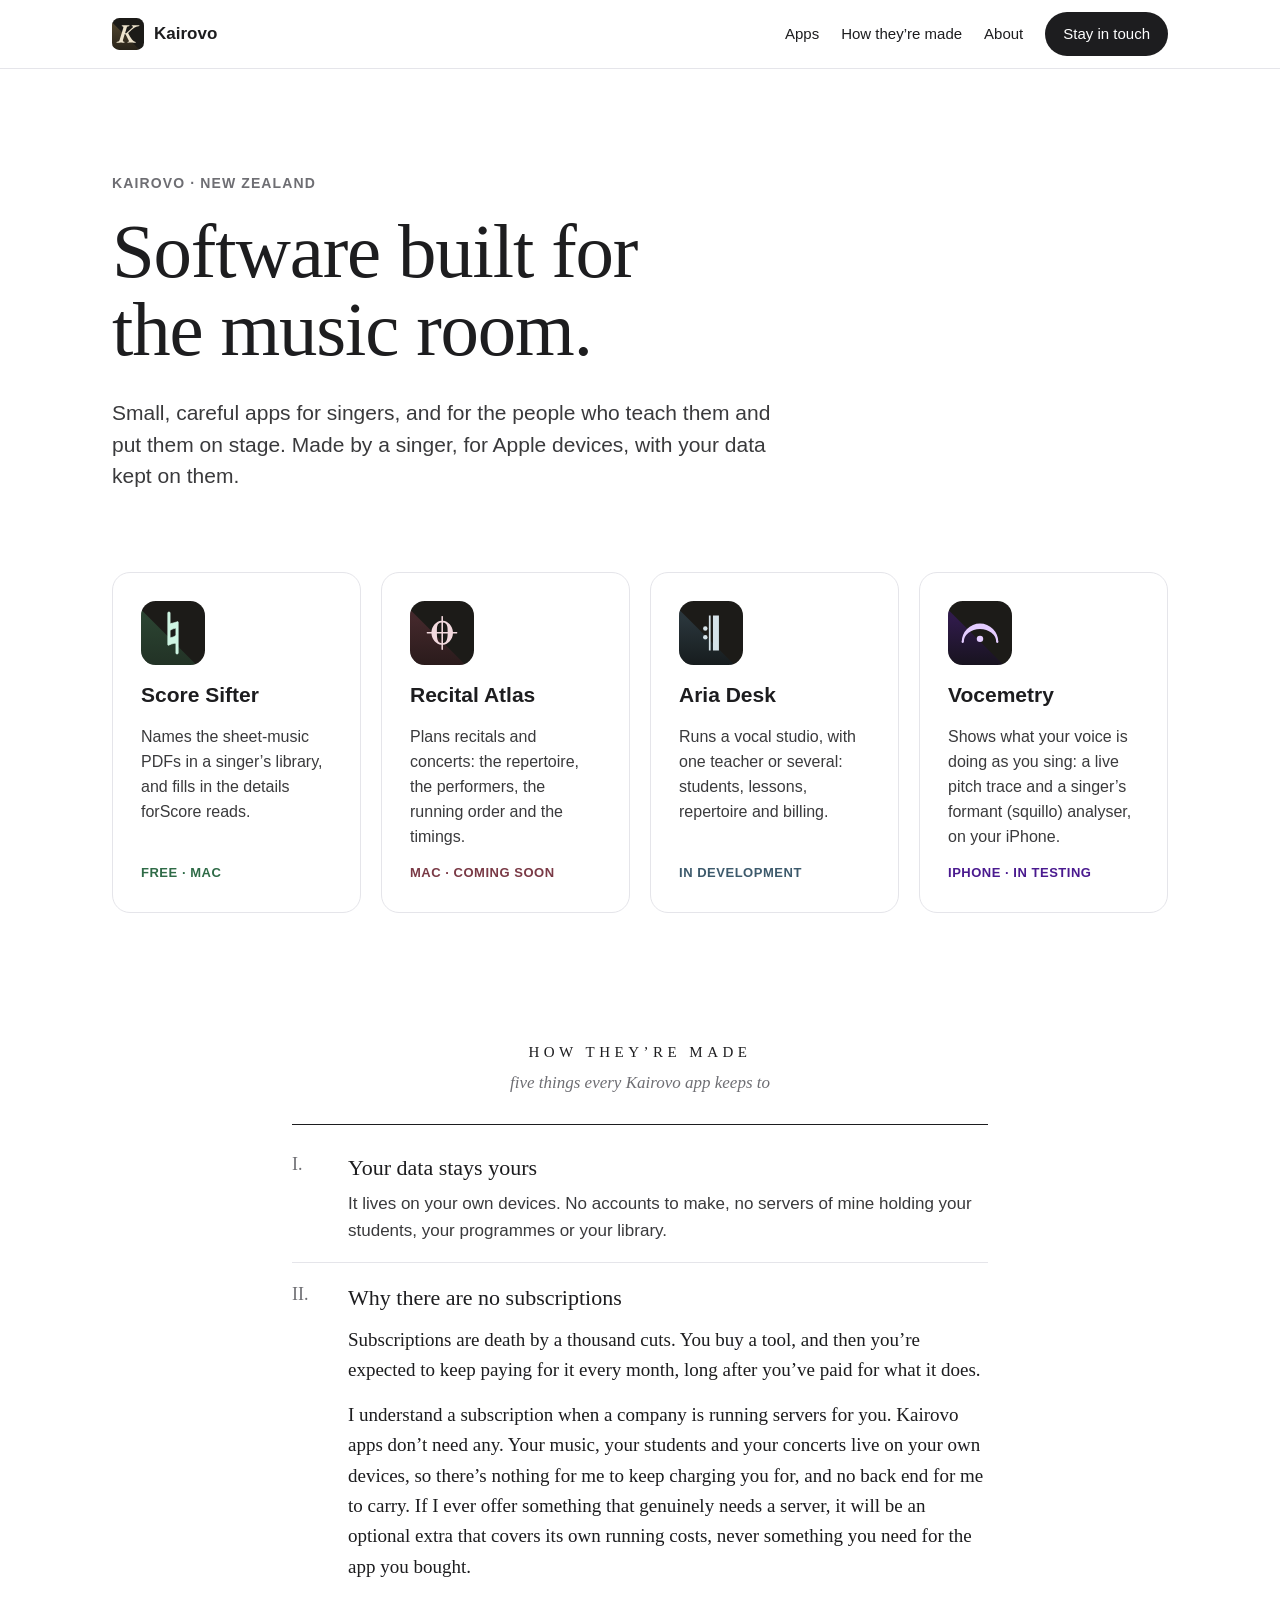
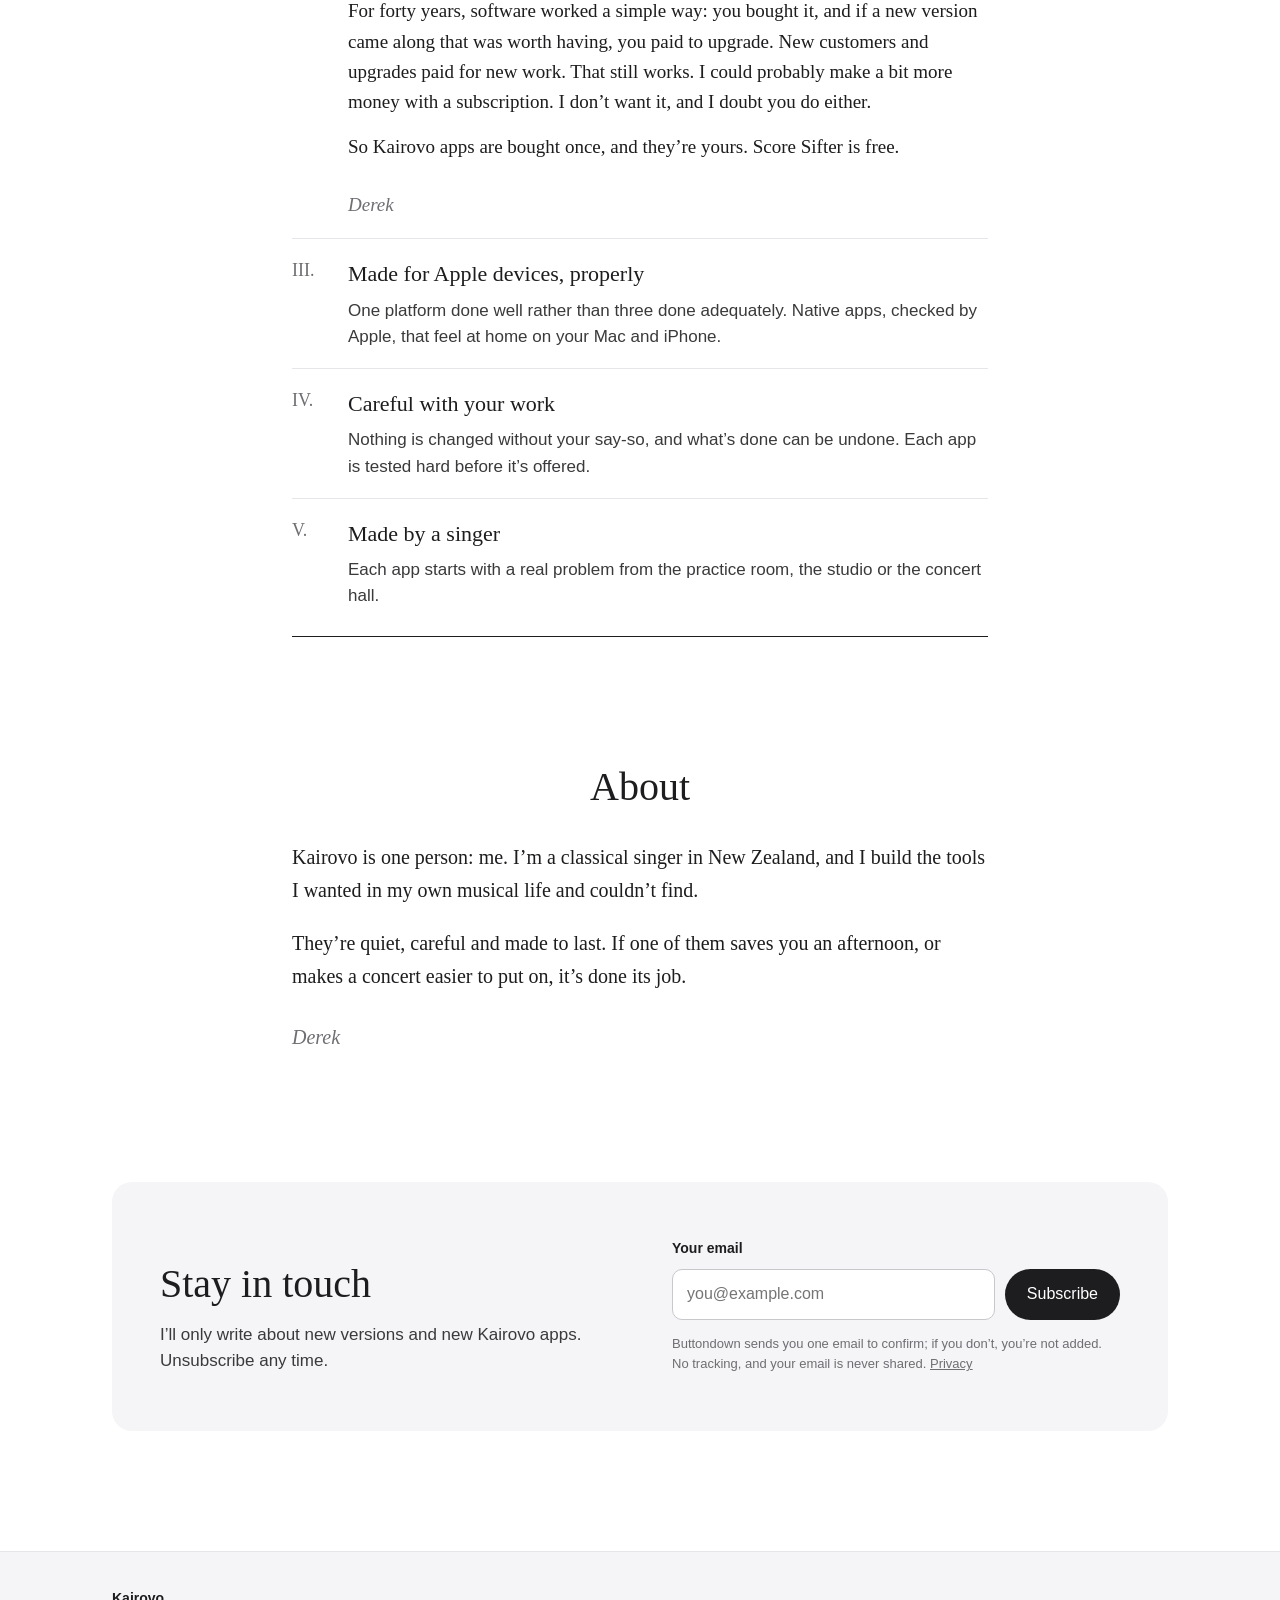
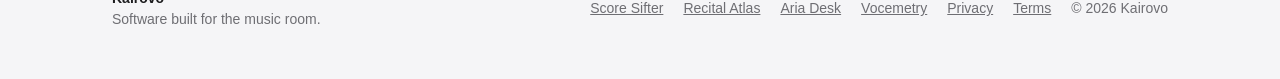
<file: kairovo.com/index.html>
<!doctype html>
<html lang="en-GB">
<head>
<meta charset="utf-8">
<meta name="viewport" content="width=device-width, initial-scale=1">
<title>Kairovo · Software built for the music room</title>
<meta name="description" content="Small, careful apps for singers, and for the people who teach them and put them on stage. Made by a singer in New Zealand, for Apple devices.">
<meta property="og:title" content="Kairovo">
<meta property="og:description" content="Software built for the music room.">
<meta property="og:type" content="website">
<link rel="icon" href="/favicon.ico" sizes="16x16 32x32 48x48">
<link rel="icon" href="/images/kairovo-mark.svg" type="image/svg+xml">
<link rel="icon" href="/images/kairovo-mark-32.png" type="image/png" sizes="32x32">
<link rel="apple-touch-icon" href="/images/kairovo-mark-180.png">
<link rel="stylesheet" href="site.css">
</head>
<body>
<a class="skip" href="#main">Skip to the page</a>
<header class="site-header">
<nav class="wrap" aria-label="Main">
<a class="brand" href="#main"><img src="images/kairovo-mark.svg" alt="" width="32" height="32"><b>Kairovo</b></a>
<div class="nav-links">
<a href="#apps" class="opt">Apps</a>
<a href="#principles" class="opt">How they’re made</a>
<a href="#about" class="opt">About</a>
<a href="#letters" class="btn btn-accent">Stay in touch</a>
</div>
</nav>
</header>

<main id="main">

<section class="hero wrap" style="padding-top:104px; padding-bottom:56px">
<p class="eyebrow quiet">Kairovo · New Zealand</p>
<h1 class="display studio">Software built for the music room.</h1>
<p class="lede" style="max-width:660px">Small, careful apps for singers, and for the people who teach them and put them on stage. Made by a singer, for Apple devices, with your data kept on them.</p>
</section>

<section id="apps" class="wrap" aria-label="The apps" style="padding-top:24px">
<div class="apps">
<a class="app-card" href="https://scoresifter.com">
<img src="images/scoresifter-icon.svg" alt="">
<b>Score Sifter</b>
<span class="what">Names the sheet-music PDFs in a singer’s library, and fills in the details forScore reads.</span>
<span class="status" style="color:#2F6B47">FREE · MAC</span>
</a>
<a class="app-card" href="https://recitalatlas.com">
<img src="images/recitalatlas-icon.svg" alt="">
<b>Recital Atlas</b>
<span class="what">Plans recitals and concerts: the repertoire, the performers, the running order and the timings.</span>
<span class="status" style="color:#7A3A46">MAC · COMING SOON</span>
</a>
<a class="app-card" href="https://ariadesk.com">
<img src="images/ariadesk-icon.svg" alt="">
<b>Aria Desk</b>
<span class="what">Runs a vocal studio, with one teacher or several: students, lessons, repertoire and billing.</span>
<span class="status" style="color:#3D5A6C">IN DEVELOPMENT</span>
</a>
<a class="app-card" href="https://vocemetry.com">
<img src="images/vocemetry-icon.svg" alt="">
<b>Vocemetry</b>
<span class="what">Shows what your voice is doing as you sing: a live pitch trace and a singer’s formant (squillo) analyser, on your iPhone.</span>
<span class="status" style="color:#4A1A8F">IPHONE · IN TESTING</span>
</a>
</div>
</section>

<section id="principles" class="section narrow" aria-labelledby="principles-title" style="padding-top:128px">
<h2 id="principles-title" class="programme-title">How they’re made</h2>
<p class="programme-sub">five things every Kairovo app keeps to</p>
<div class="principles">
<div class="principle"><span class="p-no muted">I.</span><div><h3>Your data stays yours</h3><p>It lives on your own devices. No accounts to make, no servers of mine holding your students, your programmes or your library.</p></div></div>
<div class="principle"><span class="p-no muted">II.</span><div><h3>Why there are no subscriptions</h3>
<div class="note">
<p>Subscriptions are death by a thousand cuts. You buy a tool, and then you’re expected to keep paying for it every month, long after you’ve paid for what it does.</p>
<p>I understand a subscription when a company is running servers for you. Kairovo apps don’t need any. Your music, your students and your concerts live on your own devices, so there’s nothing for me to keep charging you for, and no back end for me to carry. If I ever offer something that genuinely needs a server, it will be an optional extra that covers its own running costs, never something you need for the app you bought.</p>
<p>For forty years, software worked a simple way: you bought it, and if a new version came along that was worth having, you paid to upgrade. New customers and upgrades paid for new work. That still works. I could probably make a bit more money with a subscription. I don’t want it, and I doubt you do either.</p>
<p>So Kairovo apps are bought once, and they’re yours. Score Sifter is free.</p>
<p class="signature">Derek</p>
</div></div></div>
<div class="principle"><span class="p-no muted">III.</span><div><h3>Made for Apple devices, properly</h3><p>One platform done well rather than three done adequately. Native apps, checked by Apple, that feel at home on your Mac and iPhone.</p></div></div>
<div class="principle"><span class="p-no muted">IV.</span><div><h3>Careful with your work</h3><p>Nothing is changed without your say-so, and what’s done can be undone. Each app is tested hard before it’s offered.</p></div></div>
<div class="principle"><span class="p-no muted">V.</span><div><h3>Made by a singer</h3><p>Each app starts with a real problem from the practice room, the studio or the concert hall.</p></div></div>
</div>
</section>

<section id="about" class="section narrow" style="padding-top:128px">
<h2 class="section-title" style="text-align:center">About</h2>
<div class="letter" style="margin-top:32px">
<p>Kairovo is one person: me. I’m a classical singer in New Zealand, and I build the tools I wanted in my own musical life and couldn’t find.</p>
<p>They’re quiet, careful and made to last. If one of them saves you an afternoon, or makes a concert easier to put on, it’s done its job.</p>
<p class="signature">Derek</p>
</div>
</section>

<section id="letters" class="section wrap" style="padding-top:128px">
<div class="letters">
<div>
<h2>Stay in touch</h2>
<p style="margin:16px 0 0;color:var(--ink-2)">I’ll only write about new versions and new Kairovo apps. Unsubscribe any time.</p>
</div>
<form class="signup dark" action="https://buttondown.com/api/emails/embed-subscribe/kairovo" method="post" target="_blank" style="margin-top:0">
<label for="k-email">Your email</label>
<div class="line">
<input id="k-email" name="email" type="email" placeholder="you@example.com" autocomplete="email" required>
<input type="hidden" name="tag" value="kairovo">
<input type="hidden" name="embed" value="1">
<button type="submit" class="btn">Subscribe</button>
</div>
<p class="fine">Buttondown sends you one email to confirm; if you don’t, you’re not added. No tracking, and your email is never shared. <a href="privacy">Privacy</a></p>
</form>
</div>
</section>

</main>

<footer class="site-footer">
<div class="wrap">
<div><p><b>Kairovo</b></p><p>Software built for the music room.</p></div>
<nav aria-label="Footer">
<a href="https://scoresifter.com">Score Sifter</a>
<a href="https://recitalatlas.com">Recital Atlas</a>
<a href="https://ariadesk.com">Aria Desk</a>
<a href="https://vocemetry.com">Vocemetry</a>
<a href="privacy">Privacy</a>
<a href="terms">Terms</a>
<span>© 2026 Kairovo</span>
</nav>
</div>
</footer>
</body>
</html>
</file>
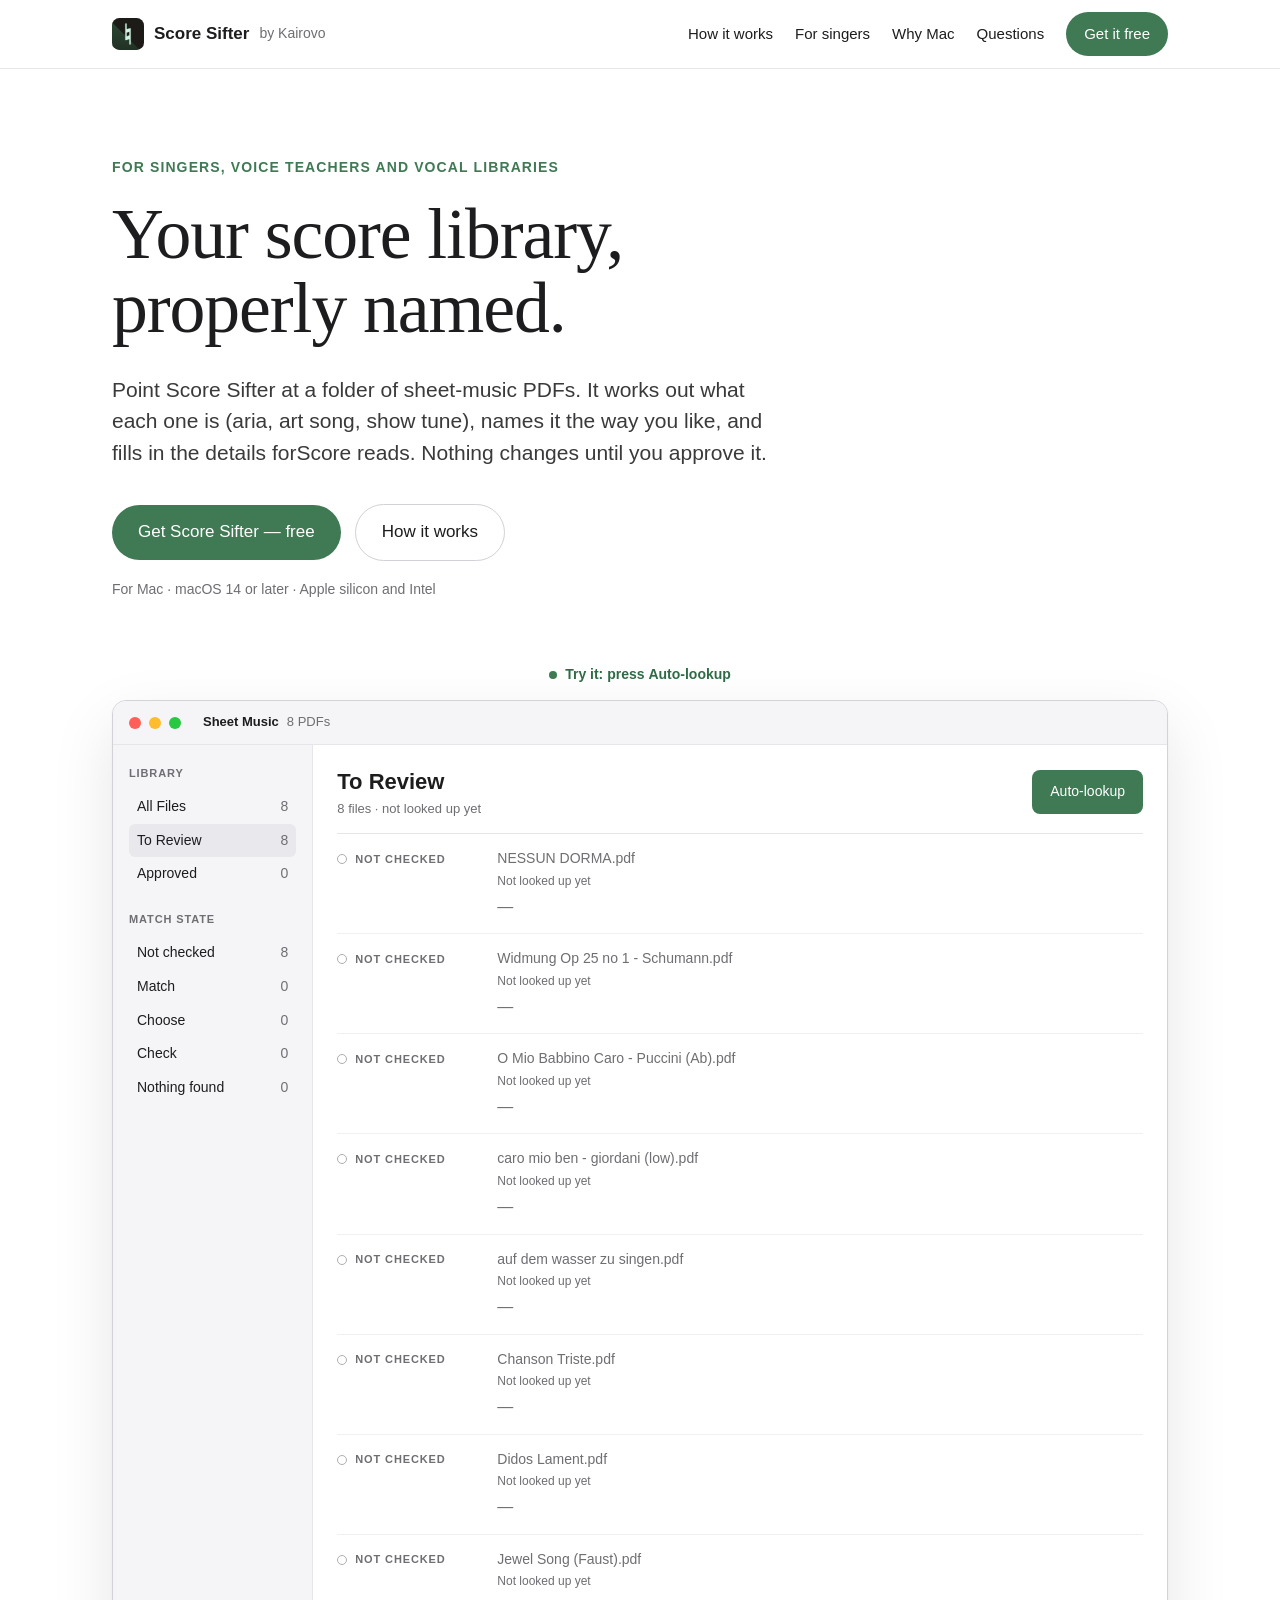
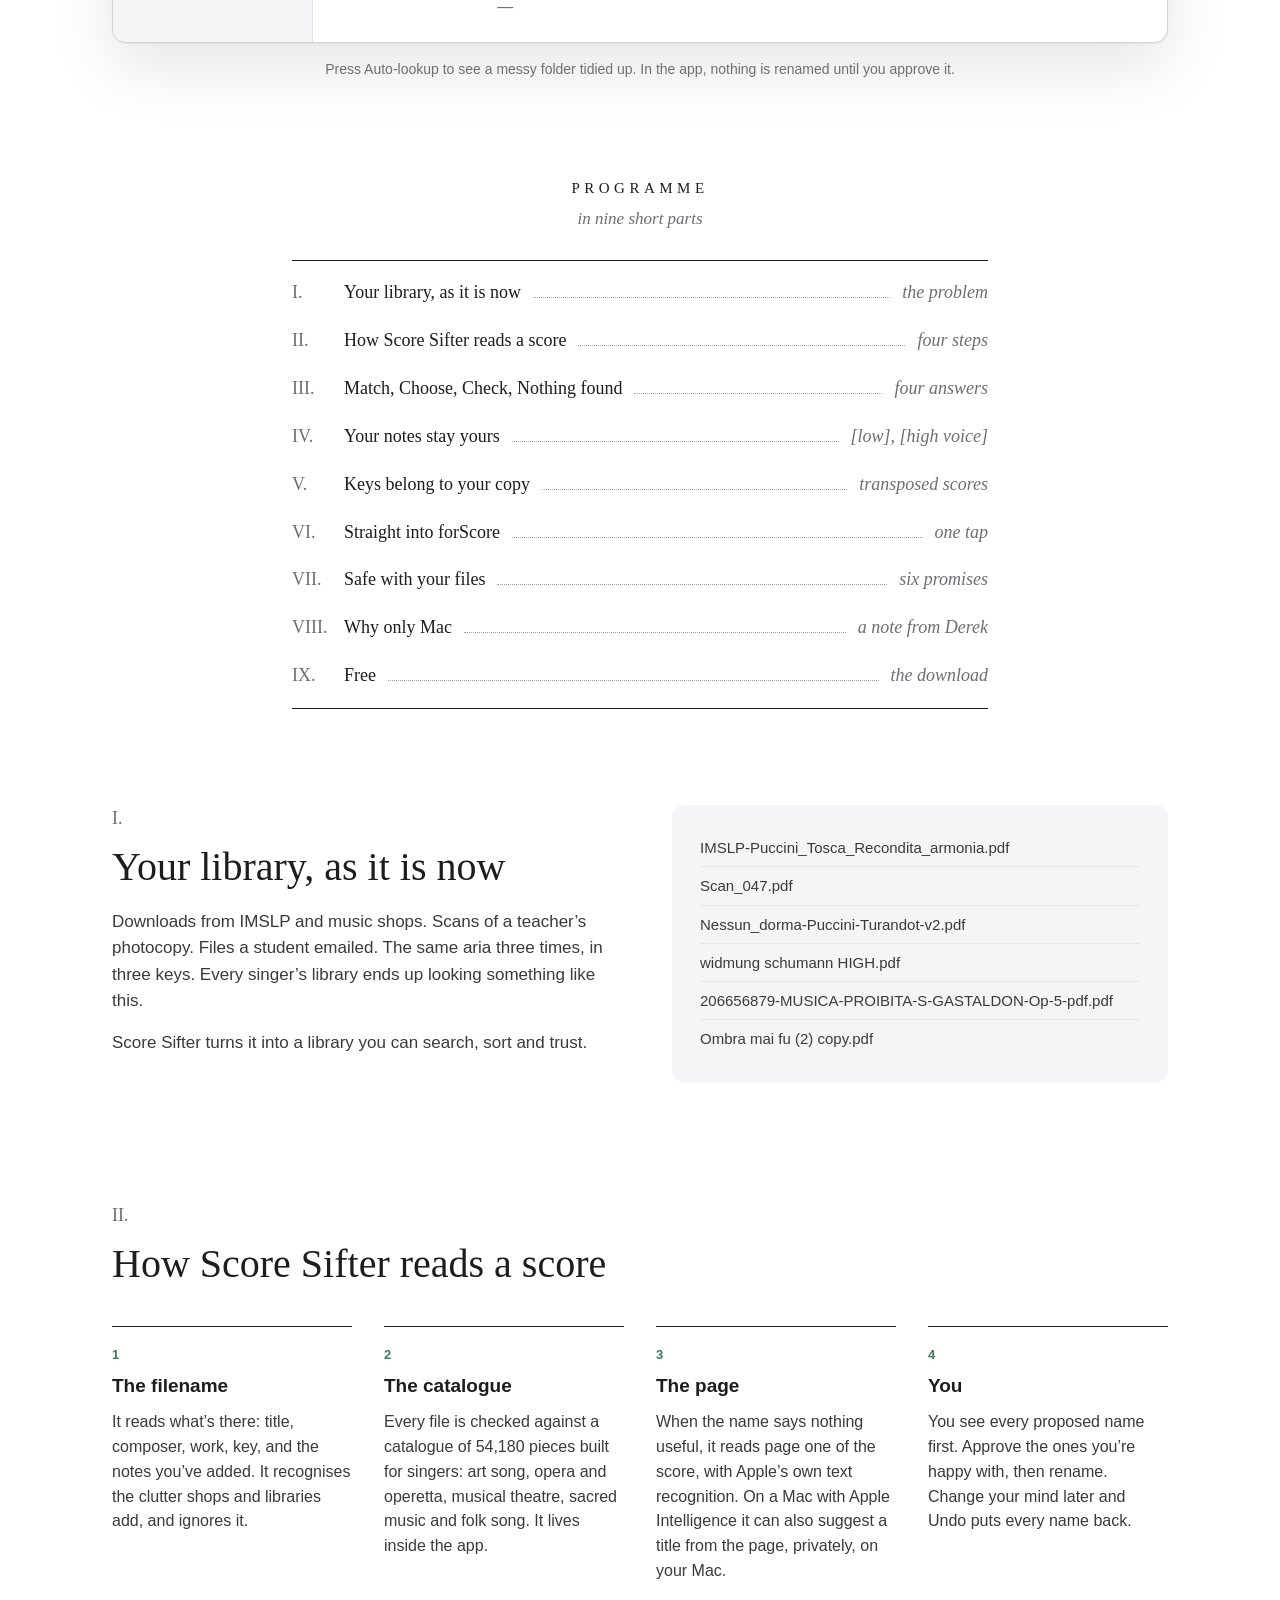
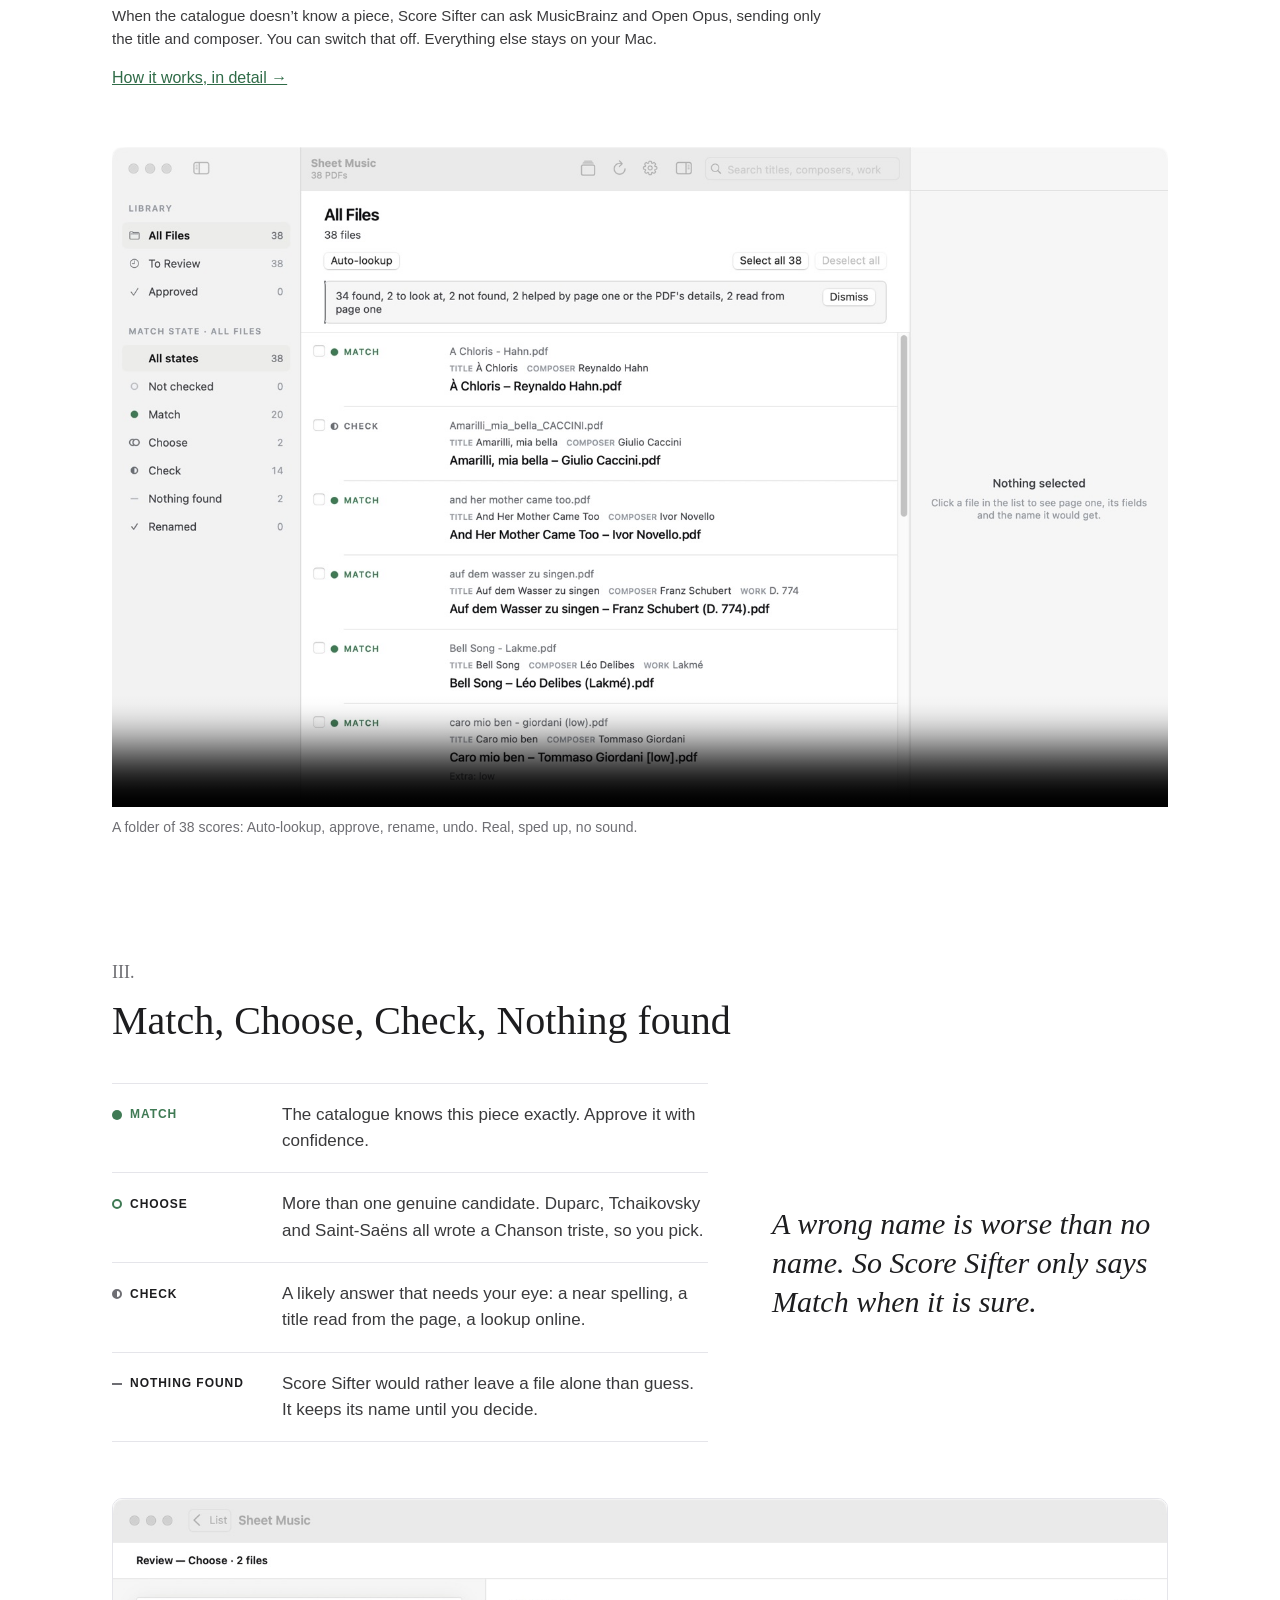
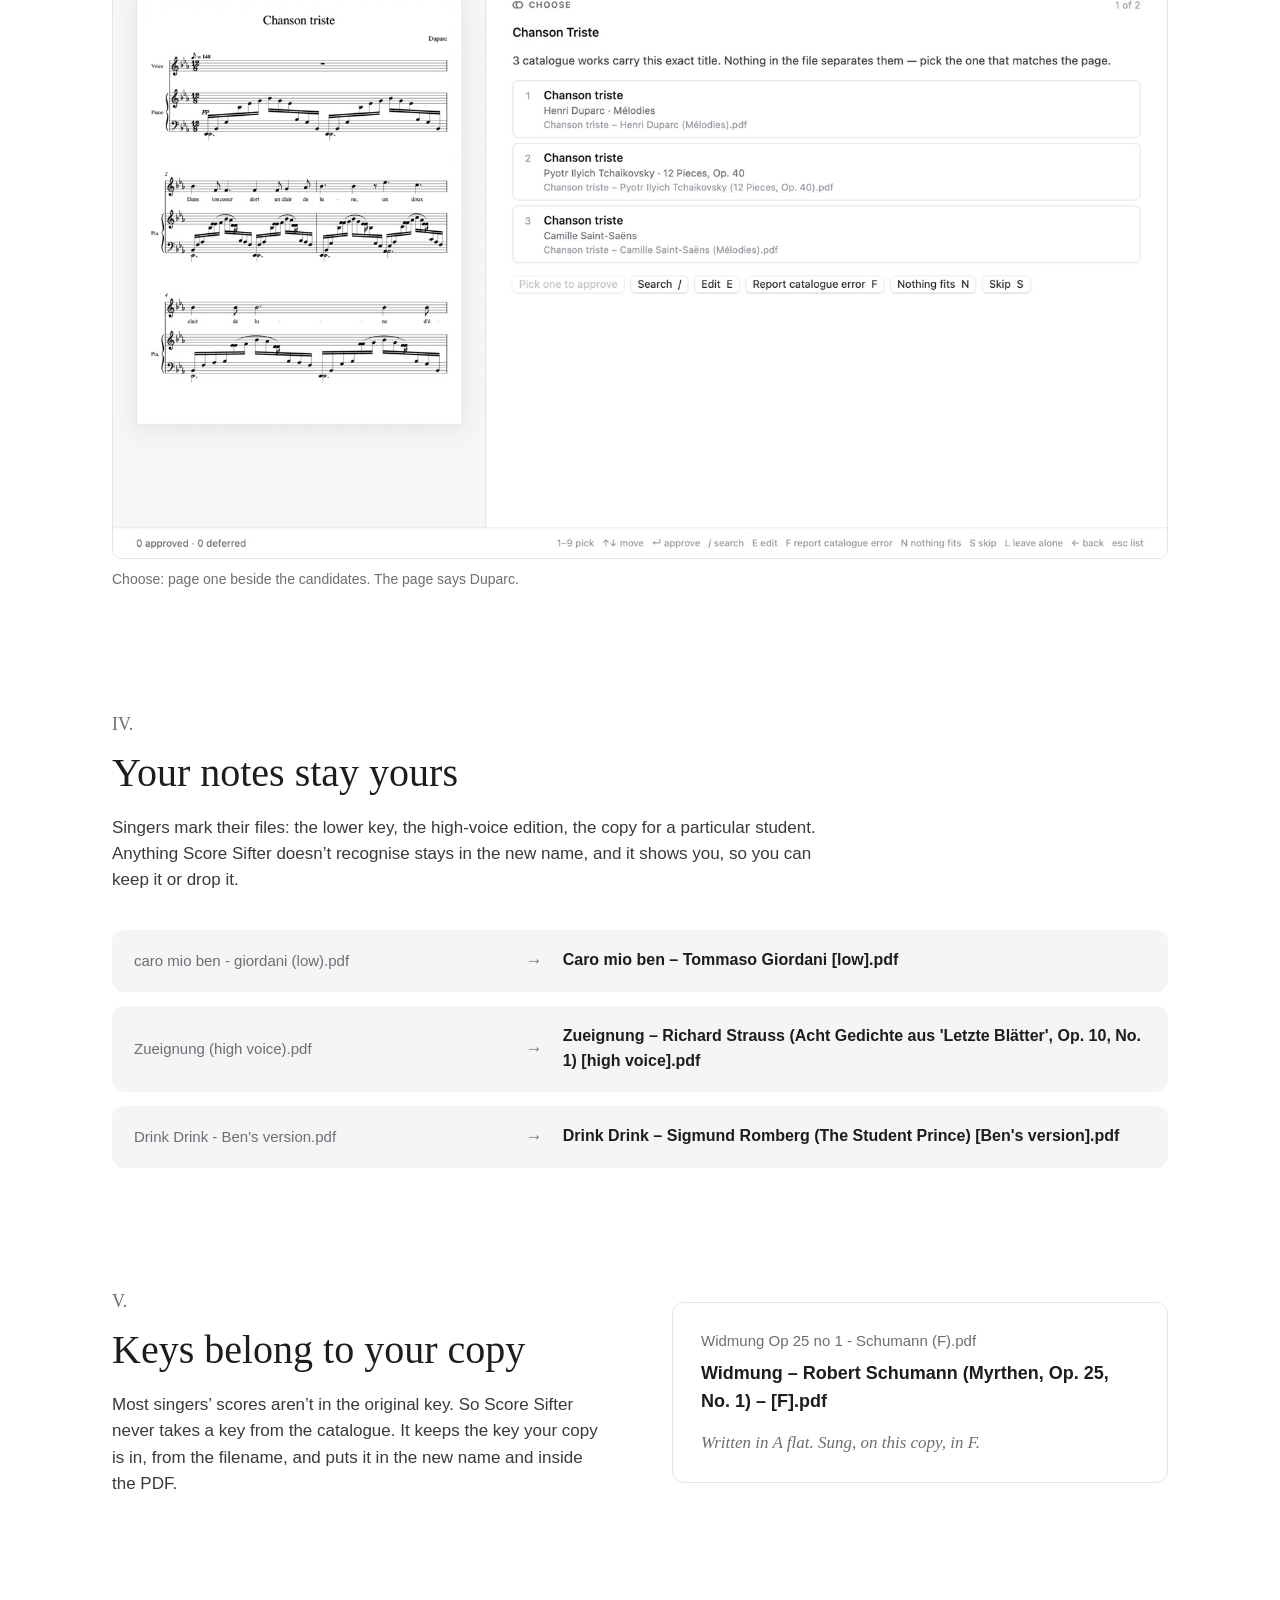
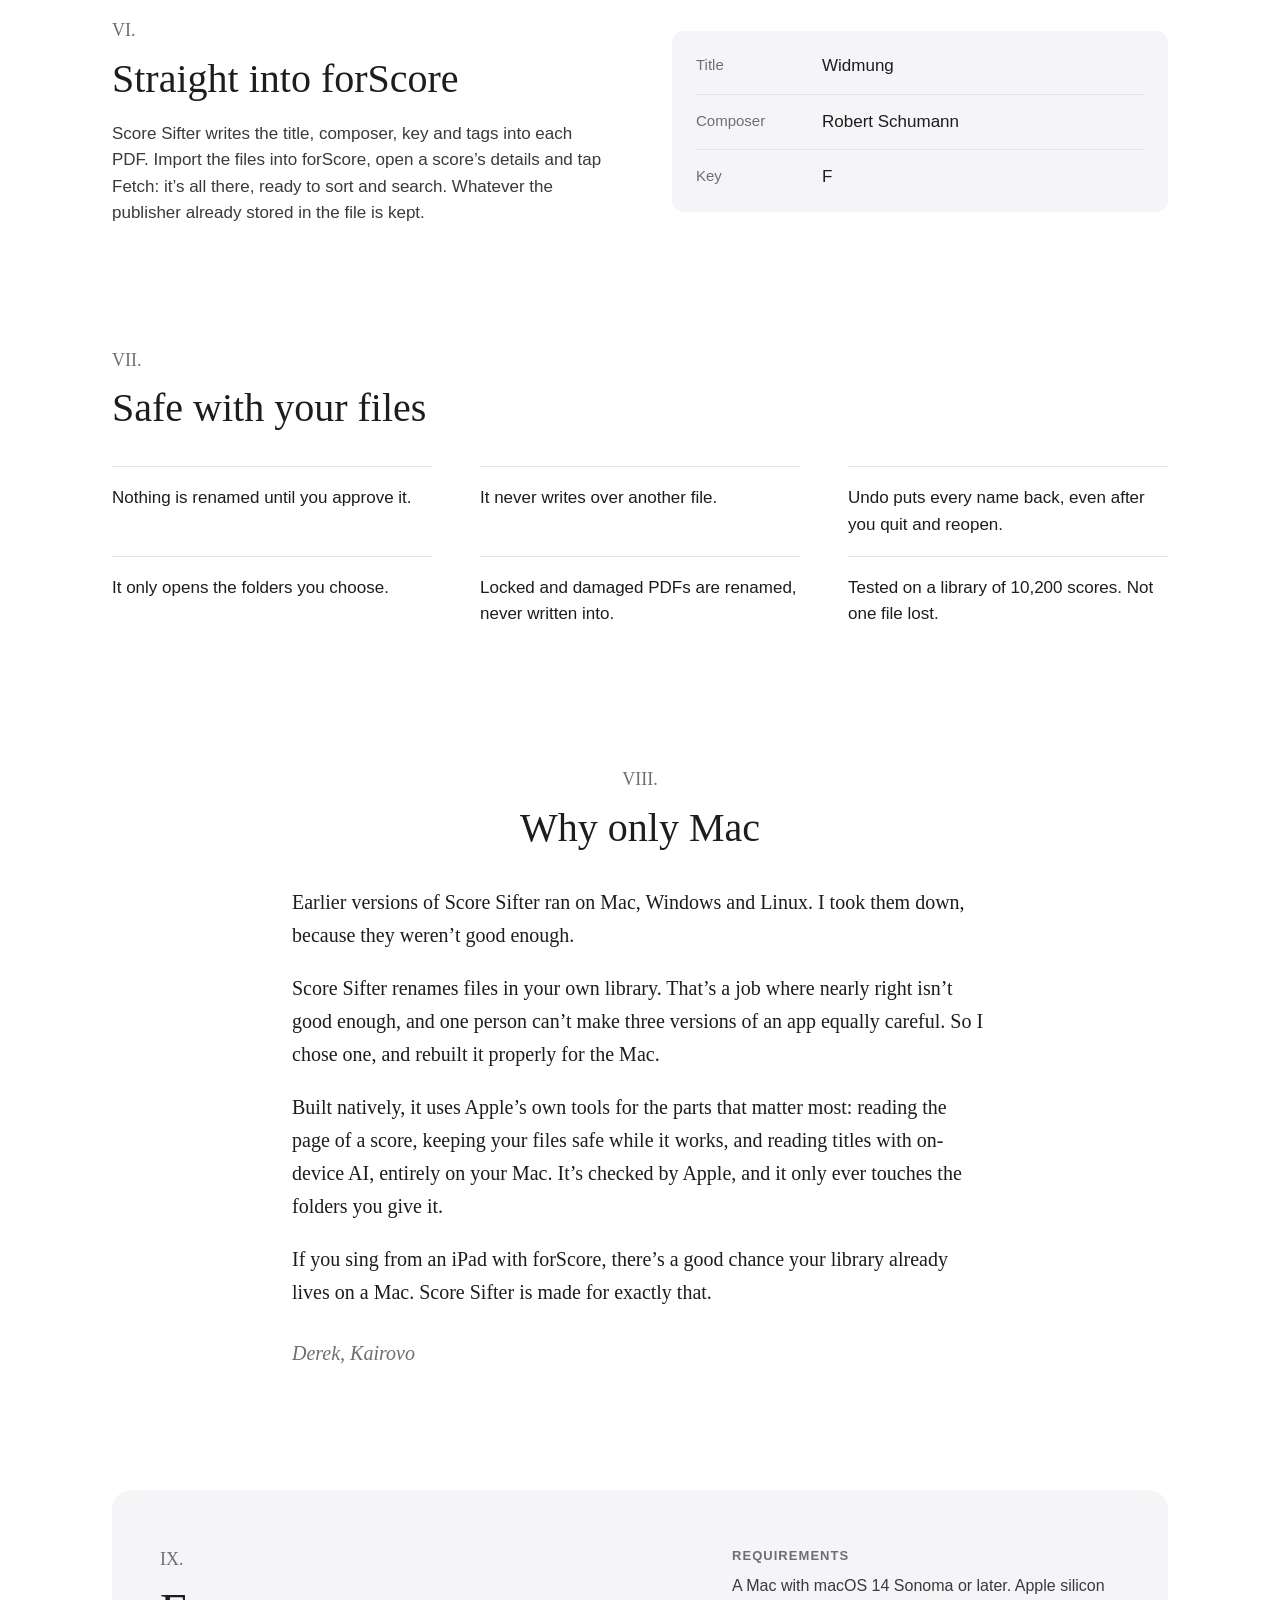
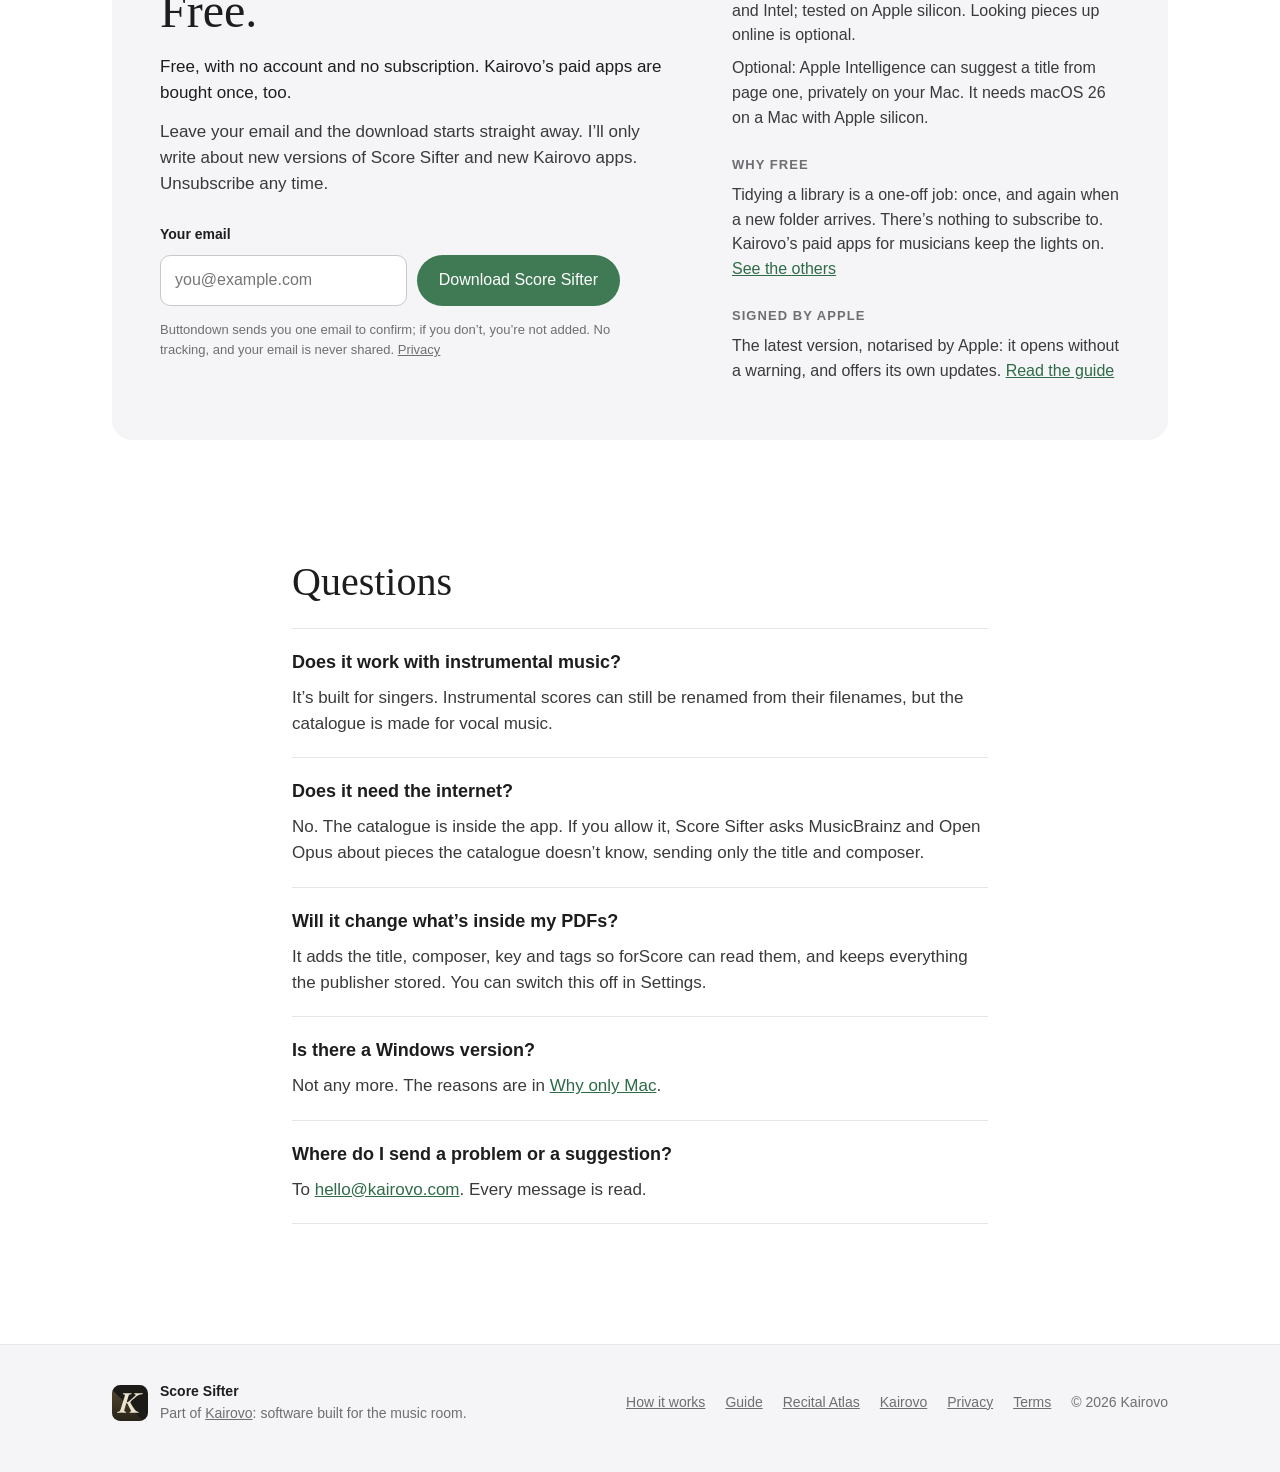
<file: scoresifter.com/index.html>
<!doctype html>
<html lang="en-GB">
<head>
<meta charset="utf-8">
<meta name="viewport" content="width=device-width, initial-scale=1">
<title>Score Sifter · Your score library, properly named</title>
<meta name="description" content="Score Sifter names the sheet-music PDFs in a singer's library and fills in the details forScore reads. Free for Mac.">
<meta property="og:title" content="Score Sifter">
<meta property="og:description" content="Your score library, properly named. Free for Mac.">
<meta property="og:image" content="https://scoresifter.com/images/03-list-after-auto-lookup.jpg">
<meta property="og:type" content="website">
<link rel="icon" href="/favicon.ico" sizes="16x16 32x32 48x48">
<link rel="icon" href="/images/icon.svg" type="image/svg+xml">
<link rel="icon" href="/images/icon-32.png" type="image/png" sizes="32x32">
<link rel="apple-touch-icon" href="/images/icon-180.png">
<link rel="stylesheet" href="site.css">
</head>
<body>
<a class="skip" href="#main">Skip to the page</a>
<header class="site-header">
<nav class="wrap" aria-label="Main">
<a class="brand" href="#main"><img src="images/icon.svg" alt=""><b>Score Sifter</b><span>by Kairovo</span></a>
<div class="nav-links">
<a href="#how" class="opt">How it works</a>
<a href="#notes" class="opt">For singers</a>
<a href="#mac" class="opt">Why Mac</a>
<a href="#faq" class="opt">Questions</a>
<a href="#download" class="btn btn-accent">Get it free</a>
</div>
</nav>
</header>

<main id="main">

<section class="hero wrap">
<p class="eyebrow">For singers, voice teachers and vocal libraries</p>
<h1 class="display">Your score library, properly named.</h1>
<p class="lede">Point Score Sifter at a folder of sheet-music PDFs. It works out what each one is (aria, art song, show tune), names it the way you like, and fills in the details forScore reads. Nothing changes until you approve it.</p>
<div class="cta-row">
<a href="#download" class="btn btn-accent btn-lg">Get Score Sifter — free</a>
<a href="#how" class="btn btn-line btn-lg">How it works</a>
</div>
<p class="small muted" style="margin:18px 0 0">For Mac · macOS 14 or later · Apple silicon and Intel</p>
</section>

<section class="window-section wrap" aria-label="Score Sifter at work">
<p class="try-label" id="try" aria-hidden="true"><span class="try-dot"></span><span>Try it: press <b id="try-name">Auto-lookup</b></span></p>
<div class="mac-window">
<div class="titlebar">
<span class="light r" aria-hidden="true"></span><span class="light y" aria-hidden="true"></span><span class="light g" aria-hidden="true"></span>
<b>Sheet Music</b><span class="muted">8 PDFs</span>
</div>
<div class="window-body">
<div class="sidebar" aria-label="Sidebar">
<h4>Library</h4>
<div class="side-row"><span>All Files</span><span>8</span></div>
<div class="side-row sel"><span>To Review</span><span>8</span></div>
<div class="side-row"><span>Approved</span><span>0</span></div>
<h4 class="gap">Match state</h4>
<div class="side-row"><span>Not checked</span><span data-count="notChecked">8</span></div>
<div class="side-row"><span>Match</span><span data-count="match">0</span></div>
<div class="side-row"><span>Choose</span><span data-count="choose">0</span></div>
<div class="side-row"><span>Check</span><span data-count="check">0</span></div>
<div class="side-row"><span>Nothing found</span><span data-count="nothing">0</span></div>
</div>
<div class="list-pane">
<div class="list-head">
<div><p class="t">To Review</p><p class="s" id="status" role="status">8 files · not looked up yet</p></div>
<button type="button" class="lookup-btn" id="lookup" aria-controls="rows">Auto-lookup</button>
</div>
<ul class="rows" id="rows"></ul>
</div>
</div>
</div>
<p class="window-caption" id="caption">Press Auto-lookup to see a messy folder tidied up. In the app, nothing is renamed until you approve it.</p>
</section>

<section class="section narrow" aria-labelledby="programme-title" style="padding-top:96px">
<h2 id="programme-title" class="programme-title">Programme</h2>
<p class="programme-sub">in nine short parts</p>
<ol class="programme">
<li><a href="#library"><span class="p-no">I.</span><span class="p-name">Your library, as it is now</span><span class="p-dots" aria-hidden="true"></span><span class="p-what">the problem</span></a></li>
<li><a href="#how"><span class="p-no">II.</span><span class="p-name">How Score Sifter reads a score</span><span class="p-dots" aria-hidden="true"></span><span class="p-what">four steps</span></a></li>
<li><a href="#states"><span class="p-no">III.</span><span class="p-name">Match, Choose, Check, Nothing found</span><span class="p-dots" aria-hidden="true"></span><span class="p-what">four answers</span></a></li>
<li><a href="#notes"><span class="p-no">IV.</span><span class="p-name">Your notes stay yours</span><span class="p-dots" aria-hidden="true"></span><span class="p-what">[low], [high voice]</span></a></li>
<li><a href="#keys"><span class="p-no">V.</span><span class="p-name">Keys belong to your copy</span><span class="p-dots" aria-hidden="true"></span><span class="p-what">transposed scores</span></a></li>
<li><a href="#forscore"><span class="p-no">VI.</span><span class="p-name">Straight into forScore</span><span class="p-dots" aria-hidden="true"></span><span class="p-what">one tap</span></a></li>
<li><a href="#safety"><span class="p-no">VII.</span><span class="p-name">Safe with your files</span><span class="p-dots" aria-hidden="true"></span><span class="p-what">six promises</span></a></li>
<li><a href="#mac"><span class="p-no">VIII.</span><span class="p-name">Why only Mac</span><span class="p-dots" aria-hidden="true"></span><span class="p-what">a note from Derek</span></a></li>
<li><a href="#download"><span class="p-no">IX.</span><span class="p-name">Free</span><span class="p-dots" aria-hidden="true"></span><span class="p-what">the download</span></a></li>
</ol>
</section>

<section id="library" class="section wrap" style="padding-top:96px">
<div class="split top">
<div>
<p class="numeral">I.</p>
<h2 class="section-title">Your library, as it is now</h2>
<p class="body-copy">Downloads from IMSLP and music shops. Scans of a teacher’s photocopy. Files a student emailed. The same aria three times, in three keys. Every singer’s library ends up looking something like this.</p>
<p class="body-copy">Score Sifter turns it into a library you can search, sort and trust.</p>
</div>
<div class="panel filelist">
<p>IMSLP-Puccini_Tosca_Recondita_armonia.pdf</p>
<p>Scan_047.pdf</p>
<p>Nessun_dorma-Puccini-Turandot-v2.pdf</p>
<p>widmung schumann HIGH.pdf</p>
<p>206656879-MUSICA-PROIBITA-S-GASTALDON-Op-5-pdf.pdf</p>
<p>Ombra mai fu (2) copy.pdf</p>
</div>
</div>
</section>

<section id="how" class="section wrap">
<p class="numeral">II.</p>
<h2 class="section-title" style="max-width:720px">How Score Sifter reads a score</h2>
<div class="steps">
<div><p class="n">1</p><h3>The filename</h3><p>It reads what’s there: title, composer, work, key, and the notes you’ve added. It recognises the clutter shops and libraries add, and ignores it.</p></div>
<div><p class="n">2</p><h3>The catalogue</h3><p>Every file is checked against a catalogue of 54,180 pieces built for singers: art song, opera and operetta, musical theatre, sacred music and folk song. It lives inside the app.</p></div>
<div><p class="n">3</p><h3>The page</h3><p>When the name says nothing useful, it reads page one of the score, with Apple’s own text recognition. On a Mac with Apple Intelligence it can also suggest a title from the page, privately, on your Mac.</p></div>
<div><p class="n">4</p><h3>You</h3><p>You see every proposed name first. Approve the ones you’re happy with, then rename. Change your mind later and Undo puts every name back.</p></div>
</div>
<p class="body-copy small muted" style="font-size:15px">When the catalogue doesn’t know a piece, Score Sifter can ask MusicBrainz and Open Opus, sending only the title and composer. You can switch that off. Everything else stays on your Mac.</p>
<p class="body-copy" style="font-size:16px"><a href="how-it-works">How it works, in detail →</a></p>
<figure class="shot" style="margin-top:56px">
<video controls playsinline muted preload="none" poster="images/03-list-after-auto-lookup.jpg" width="1600" height="1000">
<source src="images/demo.mp4" type="video/mp4">
</video>
<figcaption>A folder of 38 scores: Auto-lookup, approve, rename, undo. Real, sped up, no sound.</figcaption>
</figure>
</section>

<section id="states" class="section wrap">
<p class="numeral">III.</p>
<h2 class="section-title">Match, Choose, Check, Nothing found</h2>
<div class="split" style="margin-top:40px; align-items:center">
<div class="answers" style="flex:1 1 520px">
<div class="answer"><div class="state"><i class="m-match" aria-hidden="true"></i><b class="l-match">Match</b></div><p>The catalogue knows this piece exactly. Approve it with confidence.</p></div>
<div class="answer"><div class="state"><i class="m-choose" aria-hidden="true"></i><b class="l-other">Choose</b></div><p>More than one genuine candidate. Duparc, Tchaikovsky and Saint-Saëns all wrote a Chanson triste, so you pick.</p></div>
<div class="answer"><div class="state"><i class="m-check" aria-hidden="true"></i><b class="l-other">Check</b></div><p>A likely answer that needs your eye: a near spelling, a title read from the page, a lookup online.</p></div>
<div class="answer"><div class="state"><i class="m-nothing" aria-hidden="true"></i><b class="l-other">Nothing found</b></div><p>Score Sifter would rather leave a file alone than guess. It keeps its name until you decide.</p></div>
</div>
<blockquote class="pullquote" style="flex:1 1 320px">A wrong name is worse than no name. So Score Sifter only says Match when it is sure.</blockquote>
</div>
<figure class="shot" style="margin-top:56px">
<img src="images/05-picker.jpg" alt="The review screen for a Choose file: page one of Chanson triste beside three catalogue works with that title, by Duparc, Tchaikovsky and Saint-Saëns" width="1600" height="1000" loading="lazy">
<figcaption>Choose: page one beside the candidates. The page says Duparc.</figcaption>
</figure>
</section>

<section id="notes" class="section wrap">
<p class="numeral">IV.</p>
<h2 class="section-title">Your notes stay yours</h2>
<p class="body-copy">Singers mark their files: the lower key, the high-voice edition, the copy for a particular student. Anything Score Sifter doesn’t recognise stays in the new name, and it shows you, so you can keep it or drop it.</p>
<div class="renames">
<div class="rename"><span class="from">caro mio ben - giordani (low).pdf</span><span class="arrow" aria-hidden="true">→</span><span class="to">Caro mio ben – Tommaso Giordani [low].pdf</span></div>
<div class="rename"><span class="from">Zueignung (high voice).pdf</span><span class="arrow" aria-hidden="true">→</span><span class="to">Zueignung – Richard Strauss (Acht Gedichte aus 'Letzte Blätter', Op. 10, No. 1) [high voice].pdf</span></div>
<div class="rename"><span class="from">Drink Drink - Ben's version.pdf</span><span class="arrow" aria-hidden="true">→</span><span class="to">Drink Drink – Sigmund Romberg (The Student Prince) [Ben's version].pdf</span></div>
</div>
</section>

<section id="keys" class="section wrap">
<div class="split">
<div>
<p class="numeral">V.</p>
<h2 class="section-title">Keys belong to your copy</h2>
<p class="body-copy">Most singers’ scores aren’t in the original key. So Score Sifter never takes a key from the catalogue. It keeps the key your copy is in, from the filename, and puts it in the new name and inside the PDF.</p>
</div>
<div class="card">
<p class="muted" style="margin:0;font-size:15px">Widmung Op 25 no 1 - Schumann (F).pdf</p>
<p style="margin:8px 0 0;font-size:18px;font-weight:600;overflow-wrap:anywhere">Widmung – Robert Schumann (Myrthen, Op. 25, No. 1) – [F].pdf</p>
<p style="margin:14px 0 0;font-family:var(--display);font-style:italic;color:var(--ink-3)">Written in A flat. Sung, on this copy, in F.</p>
</div>
</div>
</section>

<section id="forscore" class="section wrap">
<div class="split">
<div>
<p class="numeral">VI.</p>
<h2 class="section-title">Straight into forScore</h2>
<p class="body-copy">Score Sifter writes the title, composer, key and tags into each PDF. Import the files into forScore, open a score’s details and tap Fetch: it’s all there, ready to sort and search. Whatever the publisher already stored in the file is kept.</p>
</div>
<div class="fields">
<div><span>Title</span><span>Widmung</span></div>
<div><span>Composer</span><span>Robert Schumann</span></div>
<div><span>Key</span><span>F</span></div>
</div>
</div>
</section>

<section id="safety" class="section wrap">
<p class="numeral">VII.</p>
<h2 class="section-title">Safe with your files</h2>
<ul class="promises">
<li>Nothing is renamed until you approve it.</li>
<li>It never writes over another file.</li>
<li>Undo puts every name back, even after you quit and reopen.</li>
<li>It only opens the folders you choose.</li>
<li>Locked and damaged PDFs are renamed, never written into.</li>
<li>Tested on a library of 10,200 scores. Not one file lost.</li>
</ul>
</section>

<section id="mac" class="section narrow">
<p class="numeral" style="text-align:center">VIII.</p>
<h2 class="section-title" style="text-align:center">Why only Mac</h2>
<div class="letter">
<p>Earlier versions of Score Sifter ran on Mac, Windows and Linux. I took them down, because they weren’t good enough.</p>
<p>Score Sifter renames files in your own library. That’s a job where nearly right isn’t good enough, and one person can’t make three versions of an app equally careful. So I chose one, and rebuilt it properly for the Mac.</p>
<p>Built natively, it uses Apple’s own tools for the parts that matter most: reading the page of a score, keeping your files safe while it works, and reading titles with on-device AI, entirely on your Mac. It’s checked by Apple, and it only ever touches the folders you give it.</p>
<p>If you sing from an iPad with forScore, there’s a good chance your library already lives on a Mac. Score Sifter is made for exactly that.</p>
<p class="signature">Derek, Kairovo</p>
</div>
</section>

<section id="download" class="section wrap">
<div class="download">
<div>
<p class="numeral">IX.</p>
<h2>Free.</h2>
<p style="margin:18px 0 0;color:var(--ink);font-weight:500">Free, with no account and no subscription. Kairovo’s paid apps are bought once, too.</p>
<p style="margin:12px 0 0;color:var(--ink-2)">Leave your email and the download starts straight away. I’ll only write about new versions of Score Sifter and new Kairovo apps. Unsubscribe any time.</p>
<form id="get" class="signup" action="https://buttondown.com/api/emails/embed-subscribe/kairovo" method="post" target="_blank">
<label for="email">Your email</label>
<div class="line">
<input id="email" name="email" type="email" placeholder="you@example.com" autocomplete="email" required>
<input type="hidden" name="tag" value="score-sifter">
<input type="hidden" name="embed" value="1">
<button type="submit" class="btn btn-accent">Download Score Sifter</button>
</div>
<p class="fine">Buttondown sends you one email to confirm; if you don’t, you’re not added. No tracking, and your email is never shared. <a href="privacy">Privacy</a></p>
</form>
</div>
<div class="facts">
<div>
<h3>Requirements</h3>
<p>A Mac with macOS 14 Sonoma or later. Apple silicon and Intel; tested on Apple silicon. Looking pieces up online is optional.</p>
<p style="margin-top:8px">Optional: Apple Intelligence can suggest a title from page one, privately on your Mac. It needs macOS 26 on a Mac with Apple silicon.</p>
</div>
<div>
<h3>Why free</h3>
<p>Tidying a library is a one-off job: once, and again when a new folder arrives. There’s nothing to subscribe to. Kairovo’s paid apps for musicians keep the lights on. <a href="https://kairovo.com">See the others</a></p>
</div>
<div>
<h3>Signed by Apple</h3>
<p>The latest version, notarised by Apple: it opens without a warning, and offers its own updates. <a href="guide">Read the guide</a></p>
</div>
</div>
</div>
</section>

<section id="faq" class="section narrow">
<h2 class="section-title" style="margin-bottom:24px">Questions</h2>
<div class="faq"><h3>Does it work with instrumental music?</h3><p>It’s built for singers. Instrumental scores can still be renamed from their filenames, but the catalogue is made for vocal music.</p></div>
<div class="faq"><h3>Does it need the internet?</h3><p>No. The catalogue is inside the app. If you allow it, Score Sifter asks MusicBrainz and Open Opus about pieces the catalogue doesn’t know, sending only the title and composer.</p></div>
<div class="faq"><h3>Will it change what’s inside my PDFs?</h3><p>It adds the title, composer, key and tags so forScore can read them, and keeps everything the publisher stored. You can switch this off in Settings.</p></div>
<div class="faq"><h3>Is there a Windows version?</h3><p>Not any more. The reasons are in <a href="#mac">Why only Mac</a>.</p></div>
<div class="faq"><h3>Where do I send a problem or a suggestion?</h3><p>To <a href="mailto:hello@kairovo.com">hello@kairovo.com</a>. Every message is read.</p></div>
</section>

</main>

<footer class="site-footer">
<div class="wrap">
<div class="studio"><a href="https://kairovo.com" aria-label="Kairovo"><img src="images/kairovo-mark.svg" alt="" width="36" height="36"></a><div><p><b>Score Sifter</b></p><p>Part of <a href="https://kairovo.com">Kairovo</a>: software built for the music room.</p></div></div>
<nav aria-label="Footer">
<a href="how-it-works">How it works</a>
<a href="guide">Guide</a>
<a href="https://recitalatlas.com">Recital Atlas</a>
<a href="https://kairovo.com">Kairovo</a>
<a href="privacy">Privacy</a>
<a href="terms">Terms</a>
<span>© 2026 Kairovo</span>
</nav>
</div>
</footer>

<script>
// The interactive window: eight files from Score Sifter's demo library, with
// the answers the app itself gave them (Auto-lookup, 2026-10-29). Nothing here
// is invented. The button plays the lookup file by file; the window plays it
// once by itself when it scrolls into view. With reduced motion there is no
// autoplay, no pulse, and the answers appear at once.
(function () {
  var rows = [
    ["NESSUN DORMA.pdf", "Match", "Title Nessun dorma · Composer Giacomo Puccini · Work Turandot", "Nessun dorma – Giacomo Puccini (Turandot).pdf"],
    ["Widmung Op 25 no 1 - Schumann.pdf", "Match", "Title Widmung · Composer Robert Schumann · Work Myrthen, Op. 25, No. 1", "Widmung – Robert Schumann (Myrthen, Op. 25, No. 1).pdf"],
    ["O Mio Babbino Caro - Puccini (Ab).pdf", "Match", "Title O mio babbino caro · Composer Giacomo Puccini · Work Gianni Schicchi · Key Ab", "O mio babbino caro – Giacomo Puccini (Gianni Schicchi) – [Ab].pdf"],
    ["caro mio ben - giordani (low).pdf", "Match", "Title Caro mio ben · Composer Tommaso Giordani · Extra: low", "Caro mio ben – Tommaso Giordani [low].pdf"],
    ["auf dem wasser zu singen.pdf", "Match", "Title Auf dem Wasser zu singen · Composer Franz Schubert · Work D. 774", "Auf dem Wasser zu singen – Franz Schubert (D. 774).pdf"],
    ["Chanson Triste.pdf", "Choose", "Three catalogue works carry this exact title: Duparc, Tchaikovsky, Saint-Saëns", ""],
    ["Didos Lament.pdf", "Check", "Title Dido's Lament (When I am laid) · Composer Henry Purcell · Work Dido and Aeneas, Z. 626", "Dido's Lament (When I am laid) – Henry Purcell (Dido and Aeneas, Z. 626).pdf"],
    ["Jewel Song (Faust).pdf", "Nothing found", "Looked it up; nothing matched.", ""]
  ];
  var marks = { "Match": ["m-match", "l-match"], "Choose": ["m-choose", "l-other"], "Check": ["m-check", "l-other"],
    "Nothing found": ["m-nothing", "l-quiet"], "Not checked": ["m-notchecked", "l-quiet"] };
  var list = document.getElementById("rows"), button = document.getElementById("lookup"),
      status = document.getElementById("status"), caption = document.getElementById("caption");
  var tryName = document.getElementById("try-name");
  var still = window.matchMedia("(prefers-reduced-motion: reduce)");
  var done = 0, running = false, pressed = false, timer = null;
  function el(tag, cls, text) { var e = document.createElement(tag); if (cls) e.className = cls; if (text != null) e.textContent = text; return e; }
  function draw() {
    var after = done === rows.length;
    list.textContent = "";
    var counts = { notChecked: 0, match: 0, choose: 0, check: 0, nothing: 0 };
    rows.forEach(function (r, n) {
      var looked = n < done, state = looked ? r[1] : "Not checked";
      counts[{ "Match": "match", "Choose": "choose", "Check": "check", "Nothing found": "nothing", "Not checked": "notChecked" }[state]]++;
      var li = el("li", "row" + (running && n === done - 1 ? " just" : "")), s = el("div", "state"), i = el("i", marks[state][0]), b = el("b", marks[state][1], state);
      i.setAttribute("aria-hidden", "true"); s.appendChild(i); s.appendChild(b);
      var names = el("div", "names");
      names.appendChild(el("p", "current", r[0]));
      names.appendChild(el("p", "notes", looked ? r[2] : (running && n === done ? "Looking up…" : "Not looked up yet")));
      var shown = !looked ? "—" : (state === "Choose" ? "Pick one: nothing is renamed until you do" : (state === "Nothing found" ? "Keeps its name until you decide" : r[3]));
      names.appendChild(el("p", "proposed" + ((!looked || state === "Choose" || state === "Nothing found") ? " none" : ""), shown));
      li.appendChild(s); li.appendChild(names); list.appendChild(li);
    });
    Object.keys(counts).forEach(function (k) { var c = document.querySelector('[data-count="' + k + '"]'); if (c) c.textContent = counts[k]; });
    status.textContent = after ? "8 files looked up · 5 Match · 3 for you to look at"
                       : (running ? "Looking up " + (done + 1) + " of 8…" : "8 files · not looked up yet");
    var label = after ? "Run it again" : (running ? "Looking up…" : "Auto-lookup");
    button.textContent = label;
    button.setAttribute("aria-disabled", running ? "true" : "false");
    button.className = "lookup-btn" + (after ? " again" : "") + (running ? " busy" : "") + (!pressed && !running ? " pulse" : "");
    if (!running) tryName.textContent = label;
    caption.textContent = after ? "These are Score Sifter’s own answers for these files. In the app, nothing is renamed until you approve it."
                                : "Press Auto-lookup to see a messy folder tidied up. In the app, nothing is renamed until you approve it.";
  }
  // One file at a time, at about the pace the app shows them; at once with reduced motion.
  function run() {
    if (running) return;
    clearTimeout(timer);
    done = 0;
    if (still.matches) { done = rows.length; draw(); return; }
    running = true; draw();
    (function next() {
      timer = setTimeout(function () {
        done++;
        if (done === rows.length) running = false;
        draw();
        if (running) next();
      }, 550);
    })();
  }
  button.addEventListener("click", function () {
    if (running) return;
    pressed = true;
    run();
  });
  // Plays once by itself the first time the window's header (the button) is
  // fully in the top four-fifths of the screen: the whole window is taller than
  // a phone's screen, so it can never be mostly in view there.
  if ("IntersectionObserver" in window && !still.matches) {
    var seen = new IntersectionObserver(function (entries) {
      if (!entries[0].isIntersecting) return;
      seen.disconnect();
      setTimeout(function () { if (!pressed && done === 0) run(); }, 600);
    }, { threshold: 1, rootMargin: "0px 0px -20% 0px" });
    seen.observe(document.querySelector(".list-head"));
  }
  draw();
})();

// The download box: Buttondown's answer opens in a new tab (it may ask for a
// CAPTCHA or a corrected address, so it is never hidden); this tab starts the
// download. The file is public either way: the form is a request, not a lock.
// ScoreSifter.dmg is always the newest version (ScoreSifterMac's publish.sh
// replaces it each release); it saves as ScoreSifter-<version>.dmg.
(function () {
  var DMG = "https://downloads.scoresifter.com/ScoreSifter.dmg";
  document.getElementById("get").addEventListener("submit", function () {
    setTimeout(function () { window.location.href = DMG; }, 400);
  });
})();
</script>
</body>
</html>
</file>
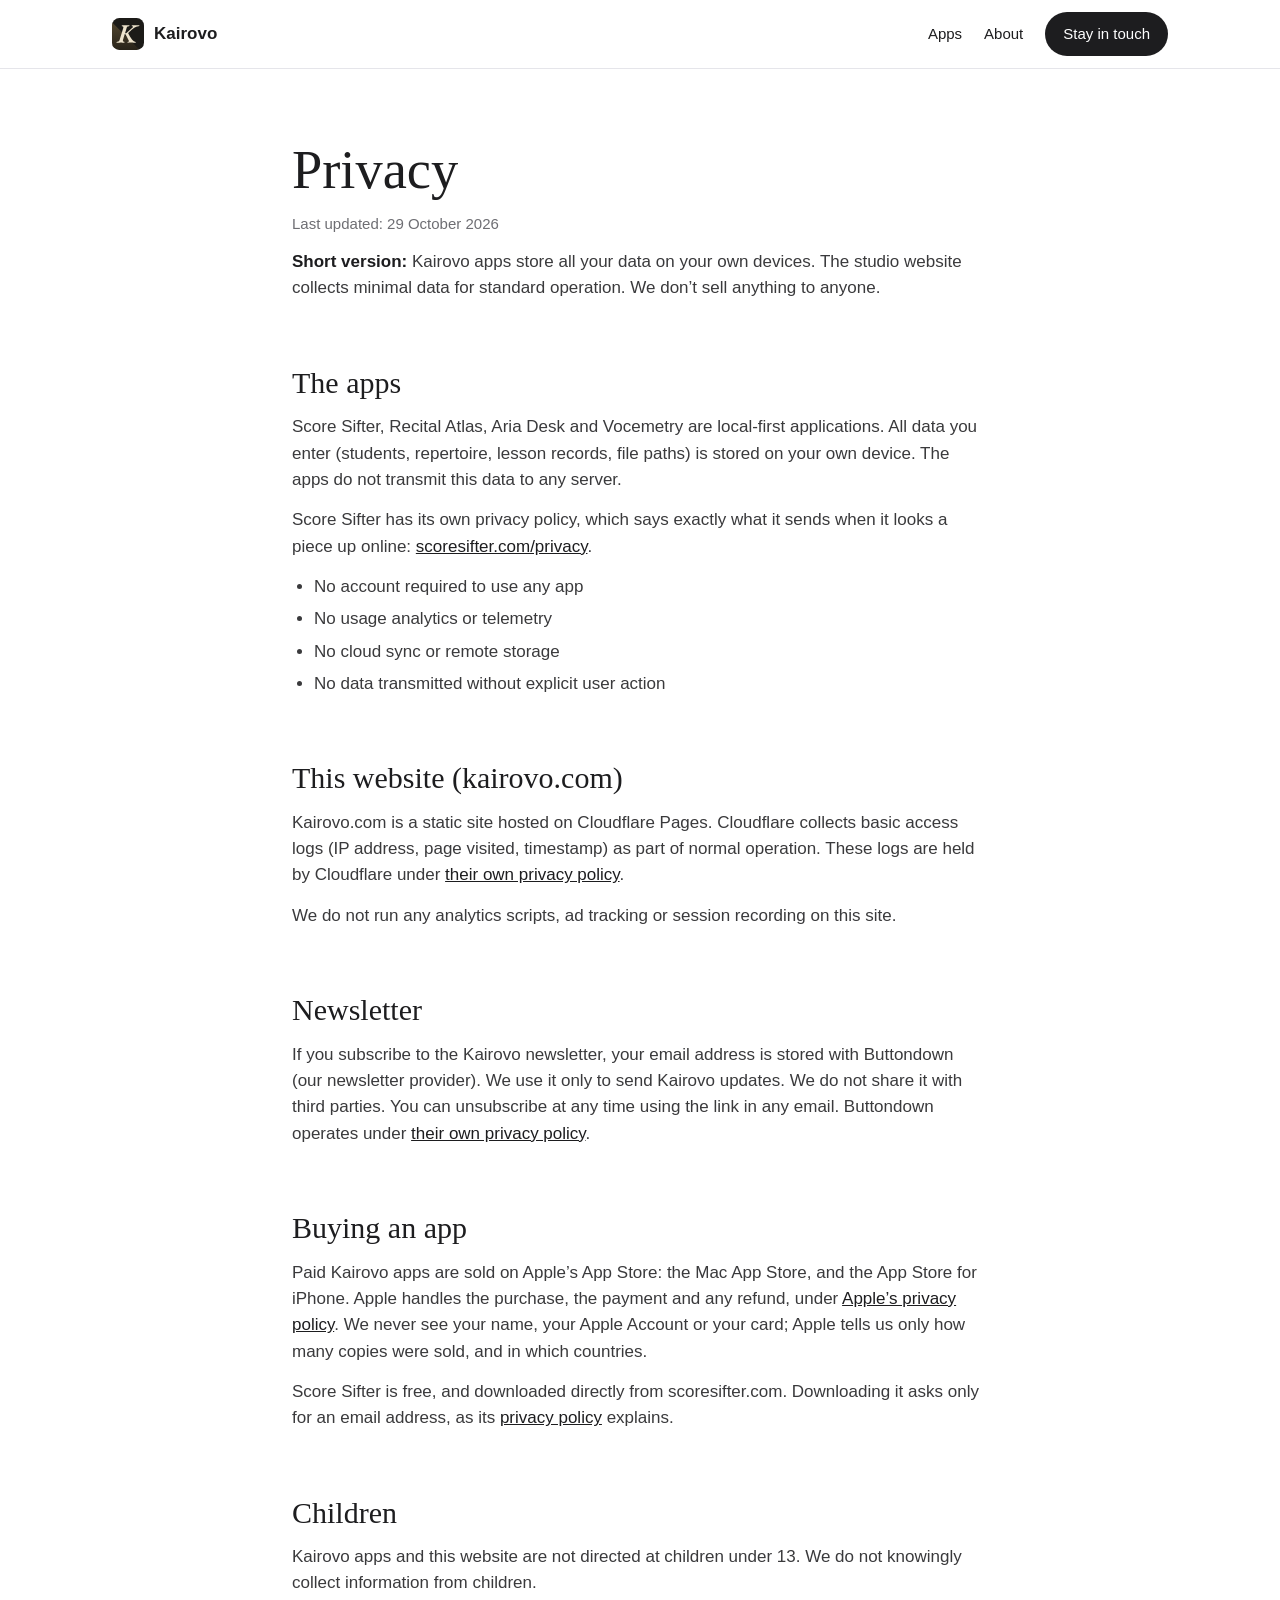
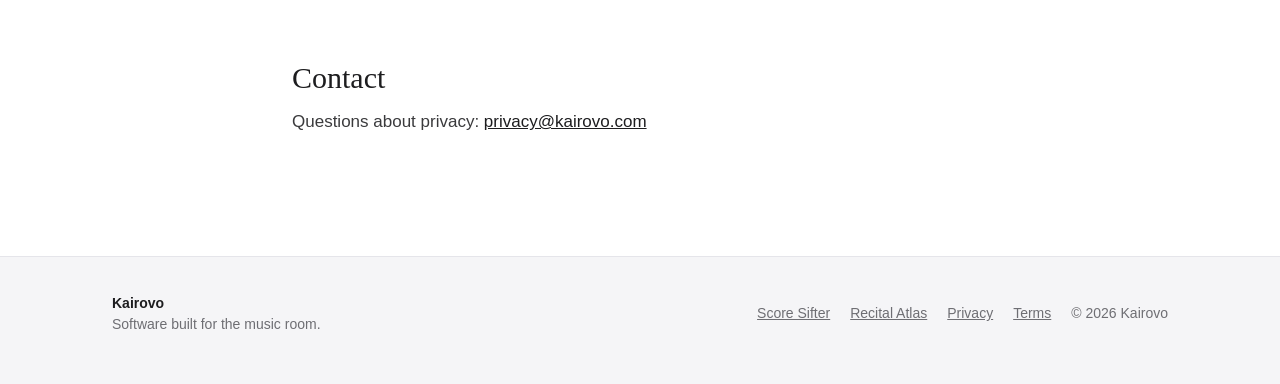
<file: kairovo.com/privacy.html>
<!doctype html>
<html lang="en-GB">
<head>
<meta charset="utf-8">
<meta name="viewport" content="width=device-width, initial-scale=1">
<title>Privacy · Kairovo</title>
<meta name="description" content="What Kairovo's apps and websites do with information about you.">
<link rel="icon" href="/favicon.ico" sizes="16x16 32x32 48x48">
<link rel="icon" href="/images/kairovo-mark.svg" type="image/svg+xml">
<link rel="icon" href="/images/kairovo-mark-32.png" type="image/png" sizes="32x32">
<link rel="apple-touch-icon" href="/images/kairovo-mark-180.png">
<link rel="stylesheet" href="site.css">
</head>
<body>
<a class="skip" href="#main">Skip to the page</a>
<header class="site-header">
<nav class="wrap" aria-label="Main">
<a class="brand" href="./"><img src="images/kairovo-mark.svg" alt="" width="32" height="32"><b>Kairovo</b></a>
<div class="nav-links">
<a href="./#apps" class="opt">Apps</a>
<a href="./#about" class="opt">About</a>
<a href="./#letters" class="btn btn-accent">Stay in touch</a>
</div>
</nav>
</header>

<main id="main" class="doc narrow">
<h1>Privacy</h1>
<p class="updated">Last updated: 29 October 2026</p>

<p><strong>Short version:</strong> Kairovo apps store all your data on your own devices. The studio website collects minimal data for standard operation. We don’t sell anything to anyone.</p>

<h2>The apps</h2>
<p>Score Sifter, Recital Atlas, Aria Desk and Vocemetry are local-first applications. All data you enter (students, repertoire, lesson records, file paths) is stored on your own device. The apps do not transmit this data to any server.</p>
<p>Score Sifter has its own privacy policy, which says exactly what it sends when it looks a piece up online: <a href="https://scoresifter.com/privacy">scoresifter.com/privacy</a>.</p>
<ul>
<li>No account required to use any app</li>
<li>No usage analytics or telemetry</li>
<li>No cloud sync or remote storage</li>
<li>No data transmitted without explicit user action</li>
</ul>

<h2>This website (kairovo.com)</h2>
<p>Kairovo.com is a static site hosted on Cloudflare Pages. Cloudflare collects basic access logs (IP address, page visited, timestamp) as part of normal operation. These logs are held by Cloudflare under <a href="https://www.cloudflare.com/privacypolicy/">their own privacy policy</a>.</p>
<p>We do not run any analytics scripts, ad tracking or session recording on this site.</p>

<h2>Newsletter</h2>
<p>If you subscribe to the Kairovo newsletter, your email address is stored with Buttondown (our newsletter provider). We use it only to send Kairovo updates. We do not share it with third parties. You can unsubscribe at any time using the link in any email. Buttondown operates under <a href="https://buttondown.com/legal/privacy">their own privacy policy</a>.</p>

<h2>Buying an app</h2>
<p>Paid Kairovo apps are sold on Apple’s App Store: the Mac App Store, and the App Store for iPhone. Apple handles the purchase, the payment and any refund, under <a href="https://www.apple.com/legal/privacy/">Apple’s privacy policy</a>. We never see your name, your Apple Account or your card; Apple tells us only how many copies were sold, and in which countries.</p>
<p>Score Sifter is free, and downloaded directly from scoresifter.com. Downloading it asks only for an email address, as its <a href="https://scoresifter.com/privacy">privacy policy</a> explains.</p>

<h2>Children</h2>
<p>Kairovo apps and this website are not directed at children under 13. We do not knowingly collect information from children.</p>

<h2>Contact</h2>
<p>Questions about privacy: <a href="mailto:privacy@kairovo.com">privacy@kairovo.com</a></p>
</main>

<footer class="site-footer">
<div class="wrap">
<div><p><b>Kairovo</b></p><p>Software built for the music room.</p></div>
<nav aria-label="Footer">
<a href="https://scoresifter.com">Score Sifter</a>
<a href="https://recitalatlas.com">Recital Atlas</a>
<a href="privacy" aria-current="page">Privacy</a>
<a href="terms">Terms</a>
<span>© 2026 Kairovo</span>
</nav>
</div>
</footer>
</body>
</html>
</file>
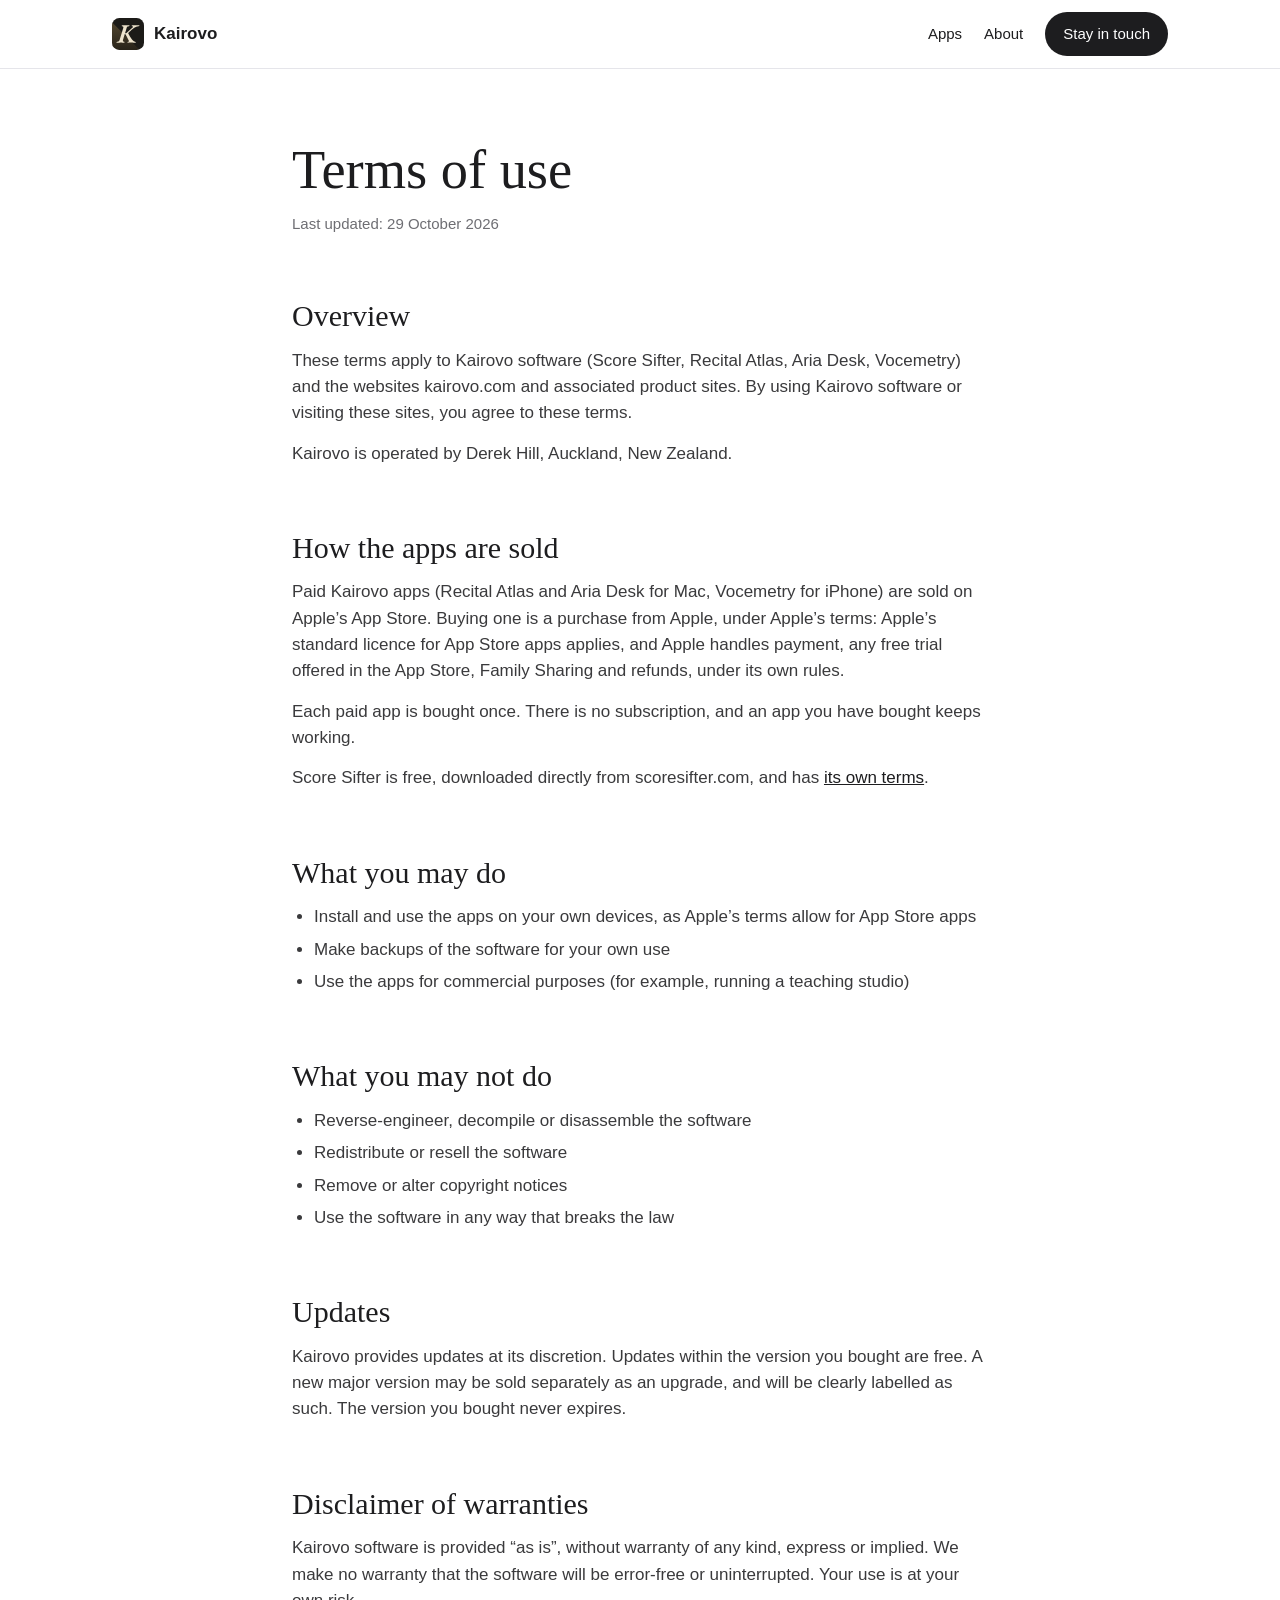
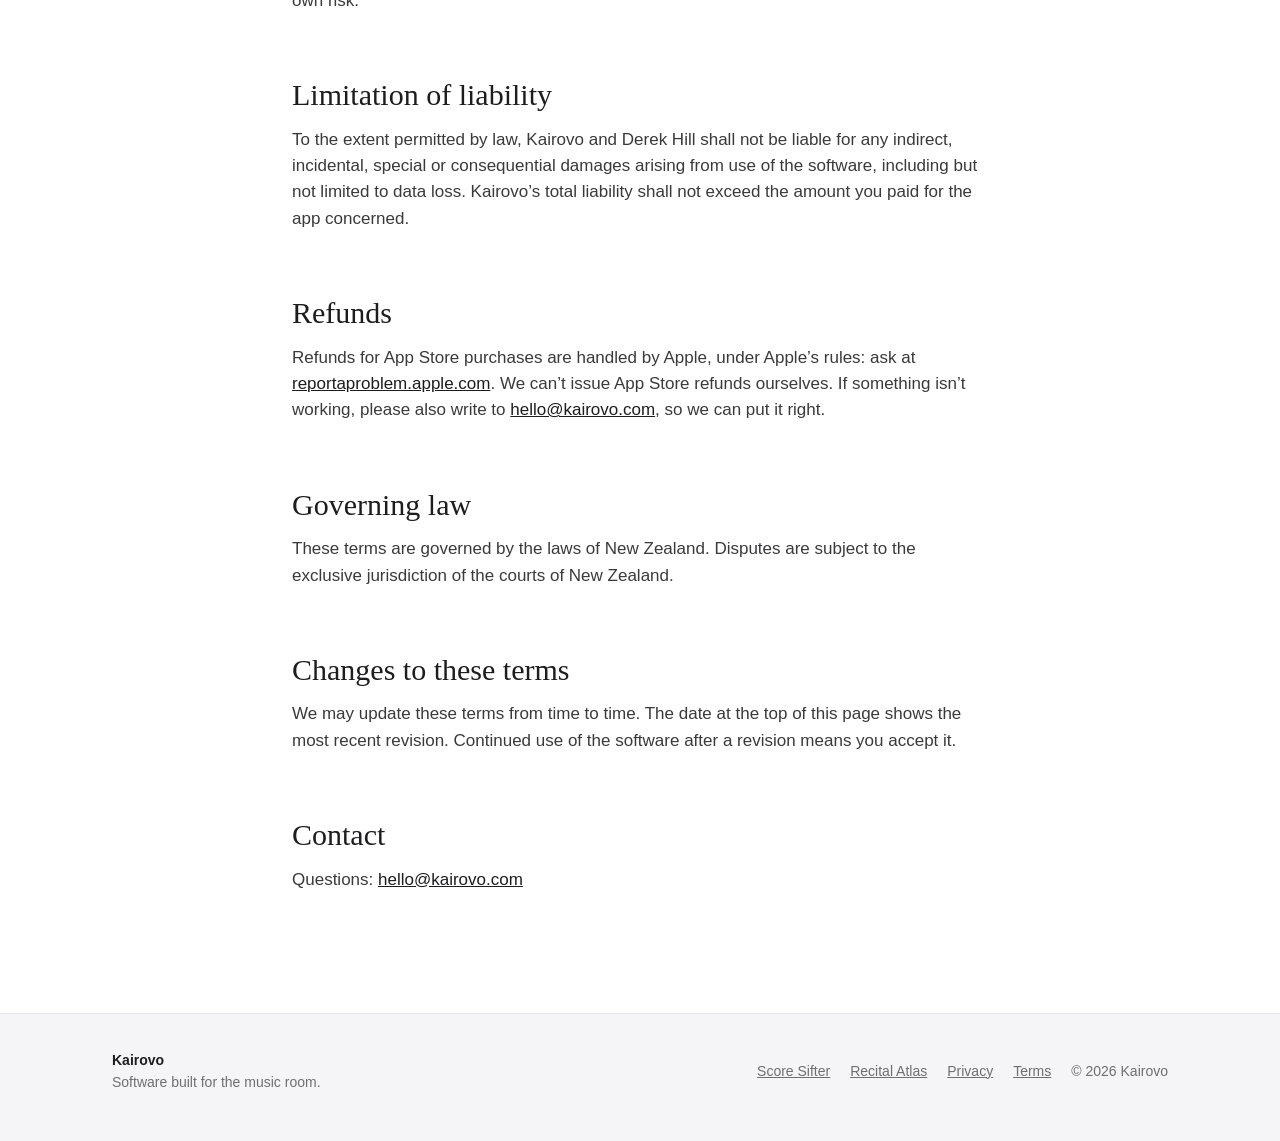
<file: kairovo.com/terms.html>
<!doctype html>
<html lang="en-GB">
<head>
<meta charset="utf-8">
<meta name="viewport" content="width=device-width, initial-scale=1">
<title>Terms · Kairovo</title>
<meta name="description" content="The terms of use for Kairovo's software and websites.">
<link rel="icon" href="/favicon.ico" sizes="16x16 32x32 48x48">
<link rel="icon" href="/images/kairovo-mark.svg" type="image/svg+xml">
<link rel="icon" href="/images/kairovo-mark-32.png" type="image/png" sizes="32x32">
<link rel="apple-touch-icon" href="/images/kairovo-mark-180.png">
<link rel="stylesheet" href="site.css">
</head>
<body>
<a class="skip" href="#main">Skip to the page</a>
<header class="site-header">
<nav class="wrap" aria-label="Main">
<a class="brand" href="./"><img src="images/kairovo-mark.svg" alt="" width="32" height="32"><b>Kairovo</b></a>
<div class="nav-links">
<a href="./#apps" class="opt">Apps</a>
<a href="./#about" class="opt">About</a>
<a href="./#letters" class="btn btn-accent">Stay in touch</a>
</div>
</nav>
</header>

<main id="main" class="doc narrow">
<h1>Terms of use</h1>
<p class="updated">Last updated: 29 October 2026</p>

<h2>Overview</h2>
<p>These terms apply to Kairovo software (Score Sifter, Recital Atlas, Aria Desk, Vocemetry) and the websites kairovo.com and associated product sites. By using Kairovo software or visiting these sites, you agree to these terms.</p>
<p>Kairovo is operated by Derek Hill, Auckland, New Zealand.</p>

<h2>How the apps are sold</h2>
<p>Paid Kairovo apps (Recital Atlas and Aria Desk for Mac, Vocemetry for iPhone) are sold on Apple’s App Store. Buying one is a purchase from Apple, under Apple’s terms: Apple’s standard licence for App Store apps applies, and Apple handles payment, any free trial offered in the App Store, Family Sharing and refunds, under its own rules.</p>
<p>Each paid app is bought once. There is no subscription, and an app you have bought keeps working.</p>
<p>Score Sifter is free, downloaded directly from scoresifter.com, and has <a href="https://scoresifter.com/terms">its own terms</a>.</p>

<h2>What you may do</h2>
<ul>
<li>Install and use the apps on your own devices, as Apple’s terms allow for App Store apps</li>
<li>Make backups of the software for your own use</li>
<li>Use the apps for commercial purposes (for example, running a teaching studio)</li>
</ul>

<h2>What you may not do</h2>
<ul>
<li>Reverse-engineer, decompile or disassemble the software</li>
<li>Redistribute or resell the software</li>
<li>Remove or alter copyright notices</li>
<li>Use the software in any way that breaks the law</li>
</ul>

<h2>Updates</h2>
<p>Kairovo provides updates at its discretion. Updates within the version you bought are free. A new major version may be sold separately as an upgrade, and will be clearly labelled as such. The version you bought never expires.</p>

<h2>Disclaimer of warranties</h2>
<p>Kairovo software is provided “as is”, without warranty of any kind, express or implied. We make no warranty that the software will be error-free or uninterrupted. Your use is at your own risk.</p>

<h2>Limitation of liability</h2>
<p>To the extent permitted by law, Kairovo and Derek Hill shall not be liable for any indirect, incidental, special or consequential damages arising from use of the software, including but not limited to data loss. Kairovo’s total liability shall not exceed the amount you paid for the app concerned.</p>

<h2>Refunds</h2>
<p>Refunds for App Store purchases are handled by Apple, under Apple’s rules: ask at <a href="https://reportaproblem.apple.com">reportaproblem.apple.com</a>. We can’t issue App Store refunds ourselves. If something isn’t working, please also write to <a href="mailto:hello@kairovo.com">hello@kairovo.com</a>, so we can put it right.</p>

<h2>Governing law</h2>
<p>These terms are governed by the laws of New Zealand. Disputes are subject to the exclusive jurisdiction of the courts of New Zealand.</p>

<h2>Changes to these terms</h2>
<p>We may update these terms from time to time. The date at the top of this page shows the most recent revision. Continued use of the software after a revision means you accept it.</p>

<h2>Contact</h2>
<p>Questions: <a href="mailto:hello@kairovo.com">hello@kairovo.com</a></p>
</main>

<footer class="site-footer">
<div class="wrap">
<div><p><b>Kairovo</b></p><p>Software built for the music room.</p></div>
<nav aria-label="Footer">
<a href="https://scoresifter.com">Score Sifter</a>
<a href="https://recitalatlas.com">Recital Atlas</a>
<a href="privacy">Privacy</a>
<a href="terms" aria-current="page">Terms</a>
<span>© 2026 Kairovo</span>
</nav>
</div>
</footer>
</body>
</html>
</file>
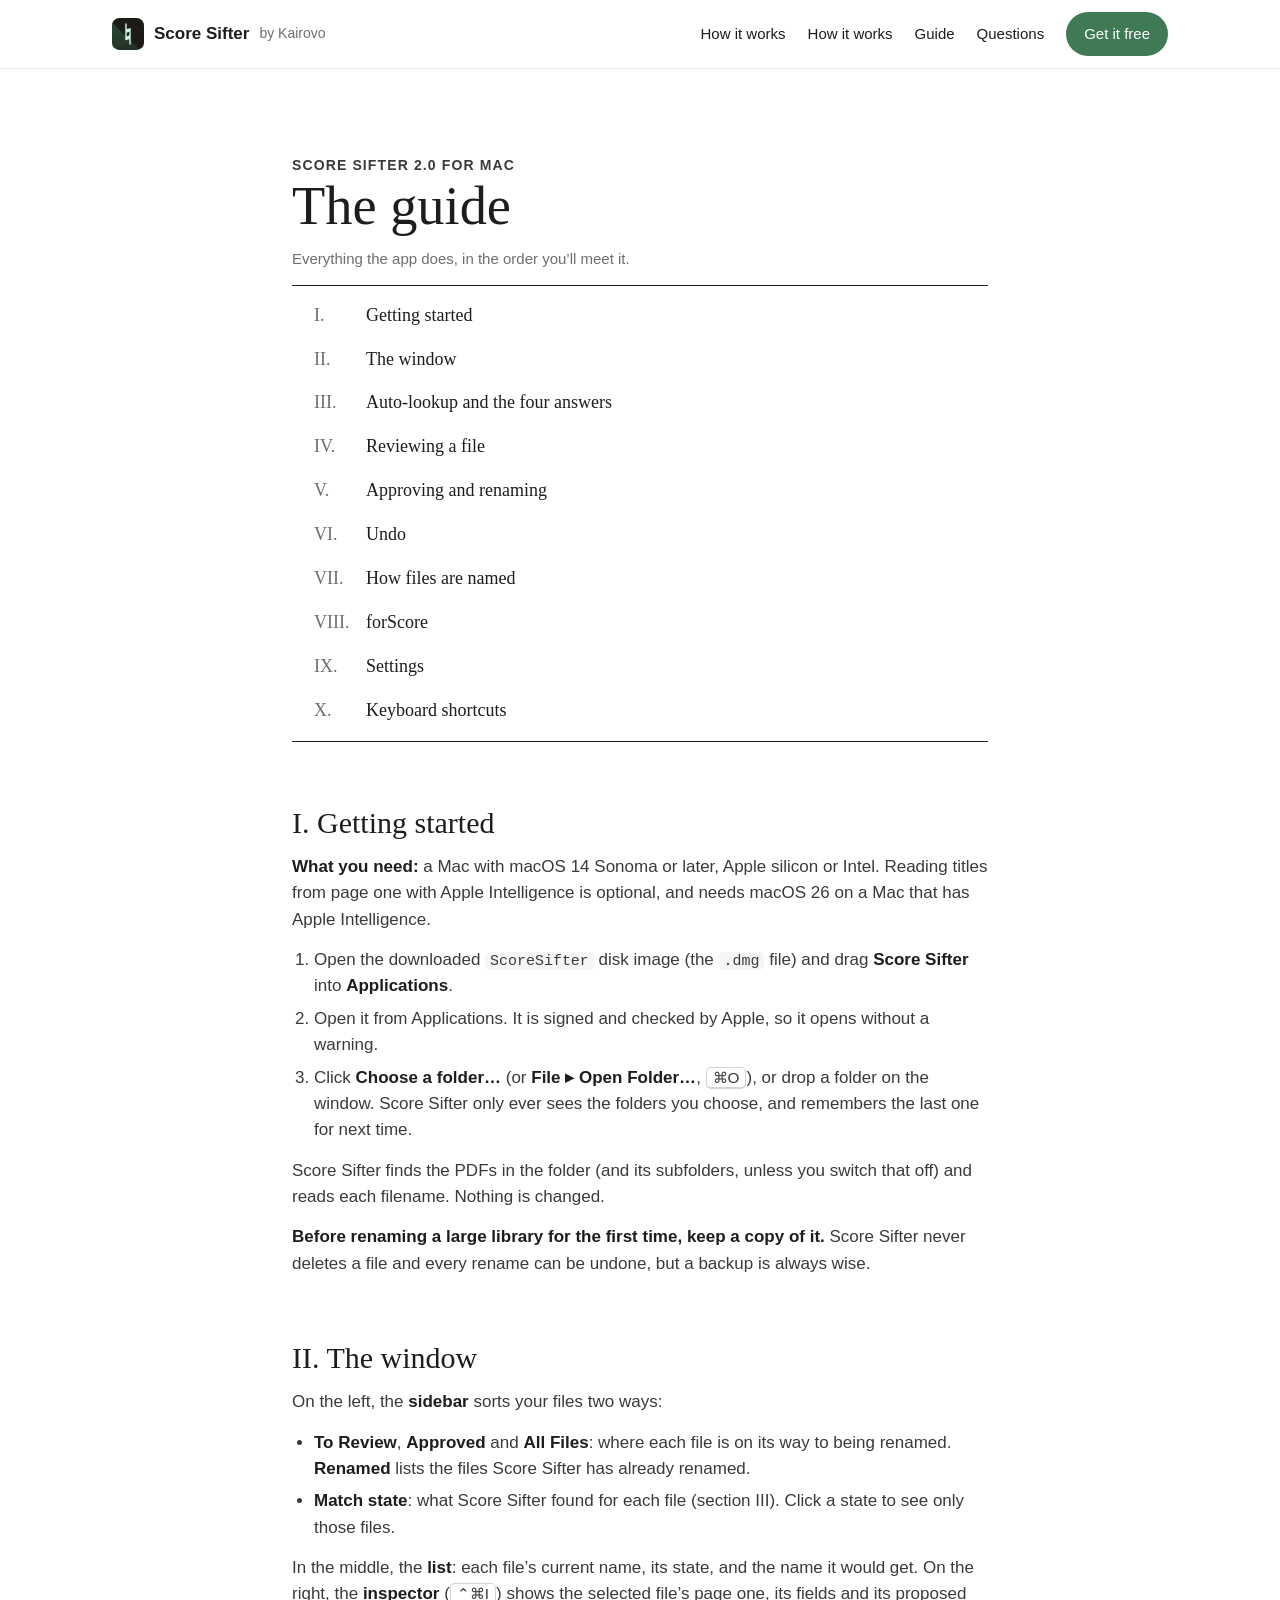
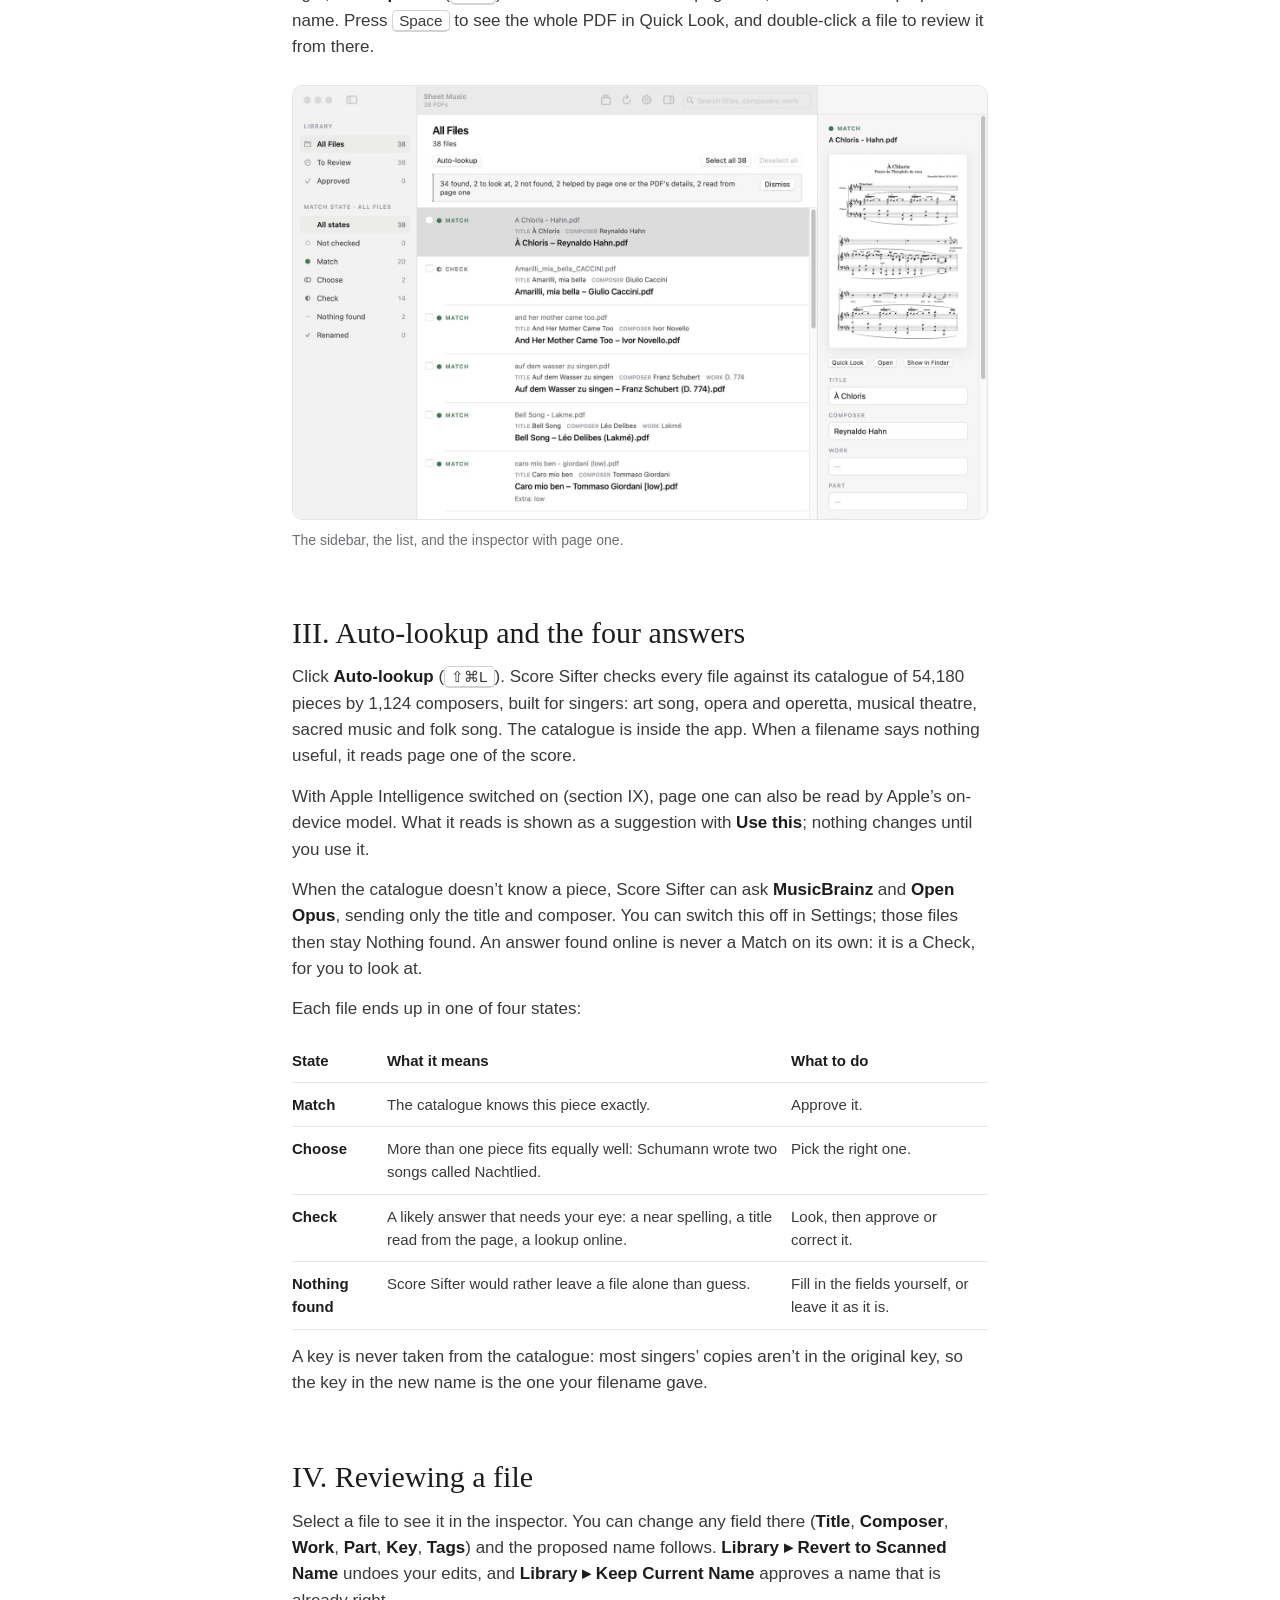
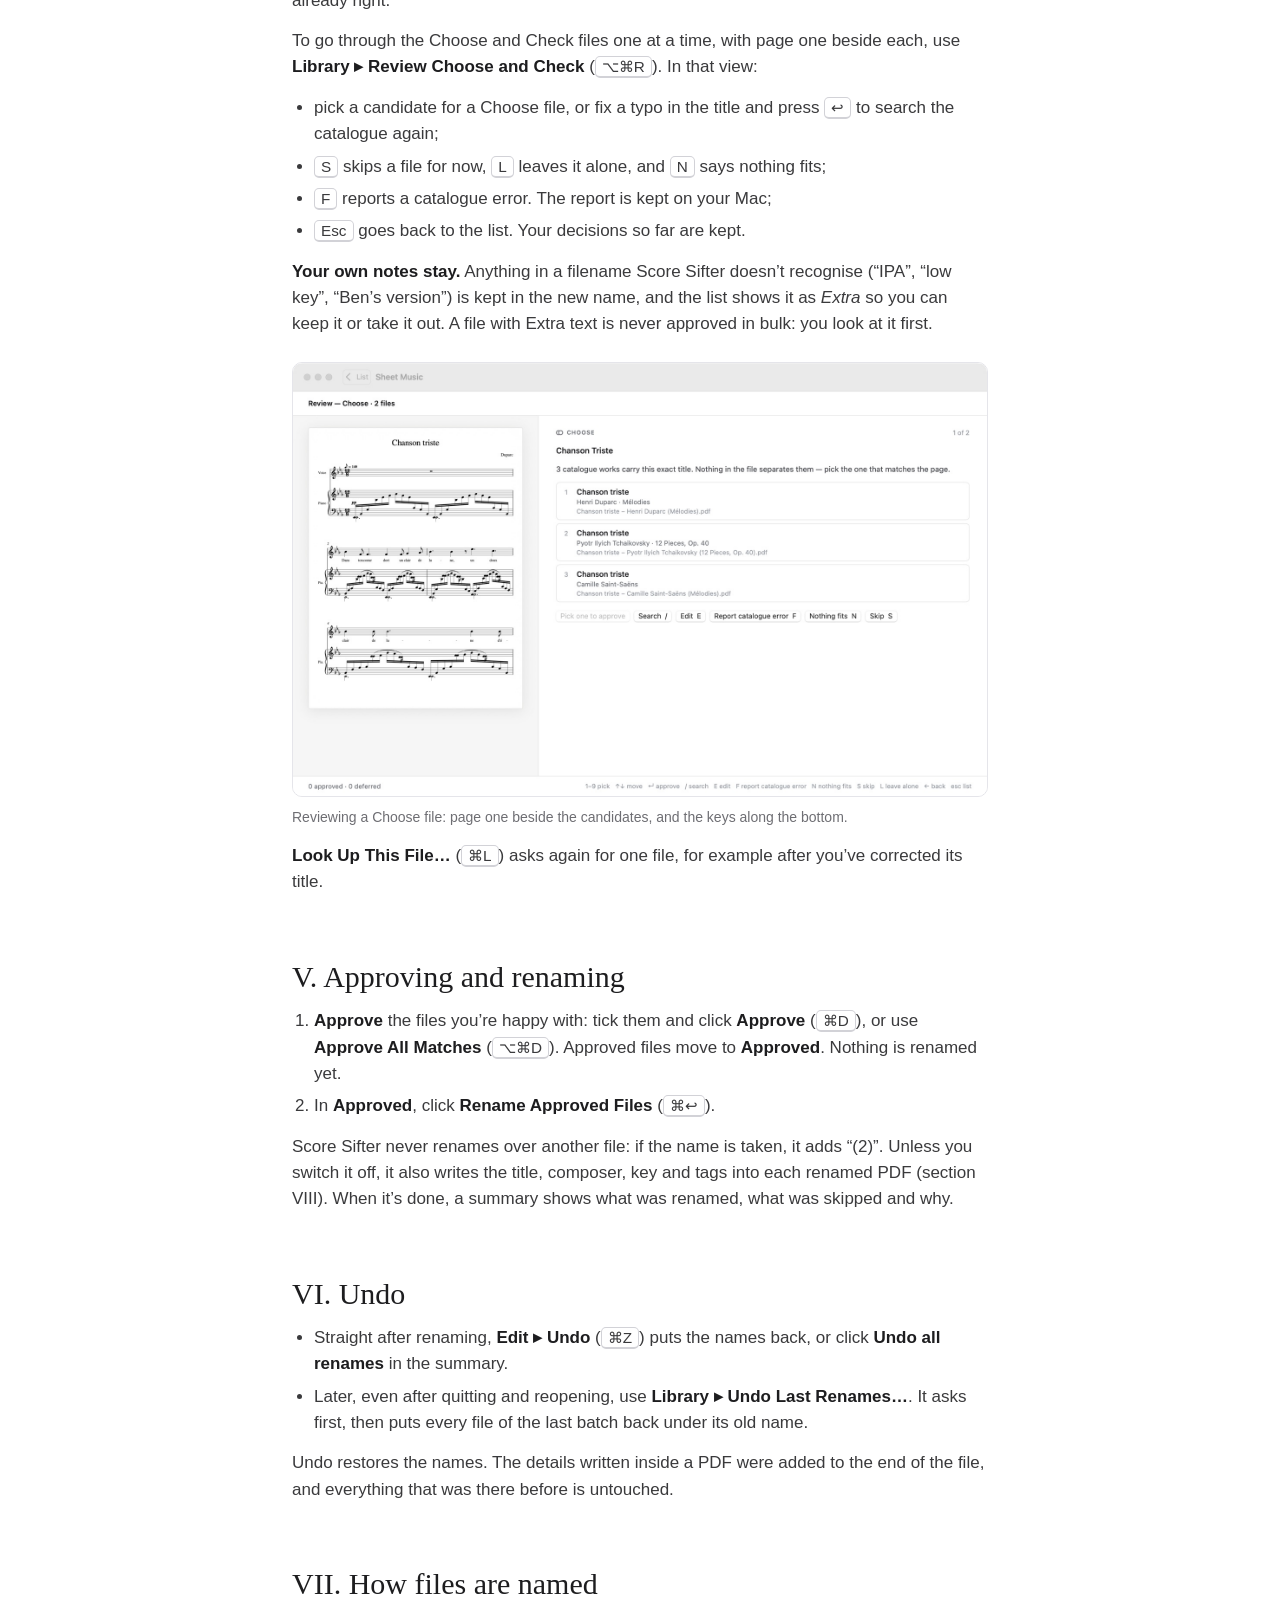
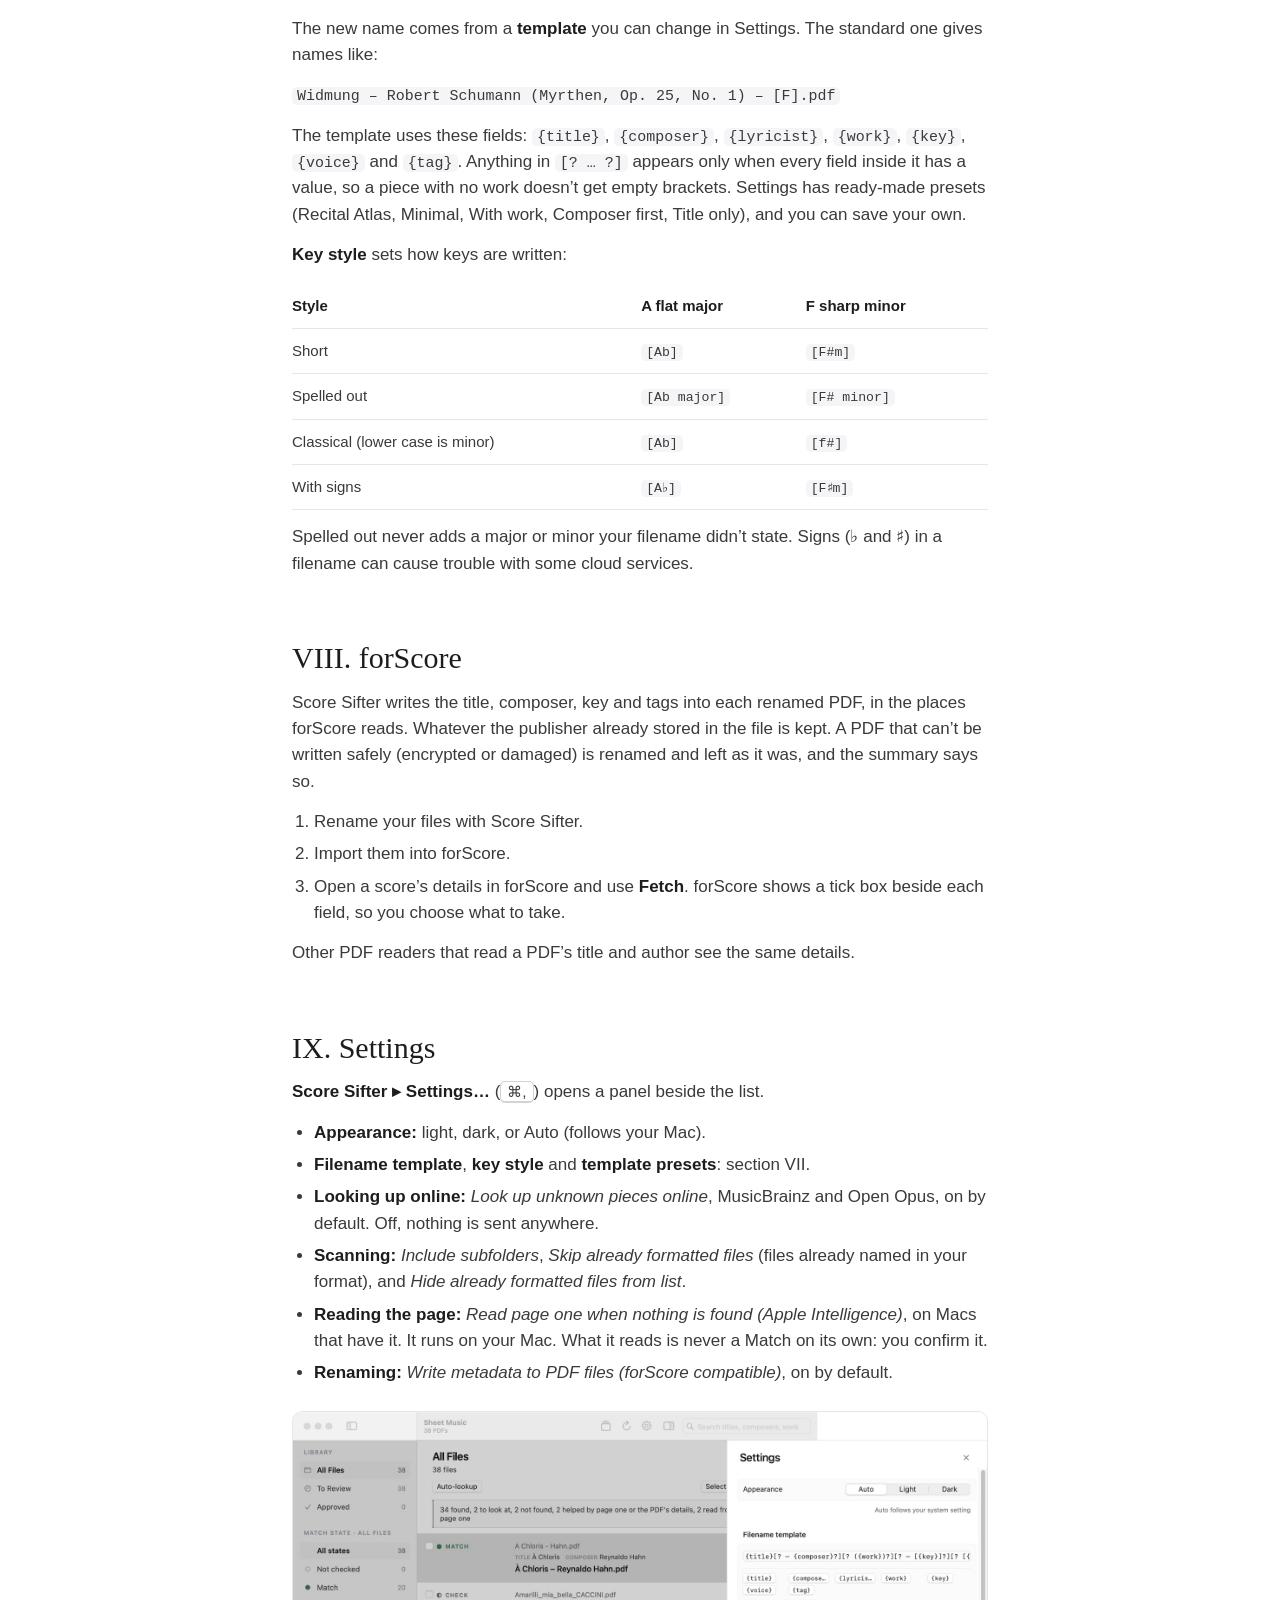
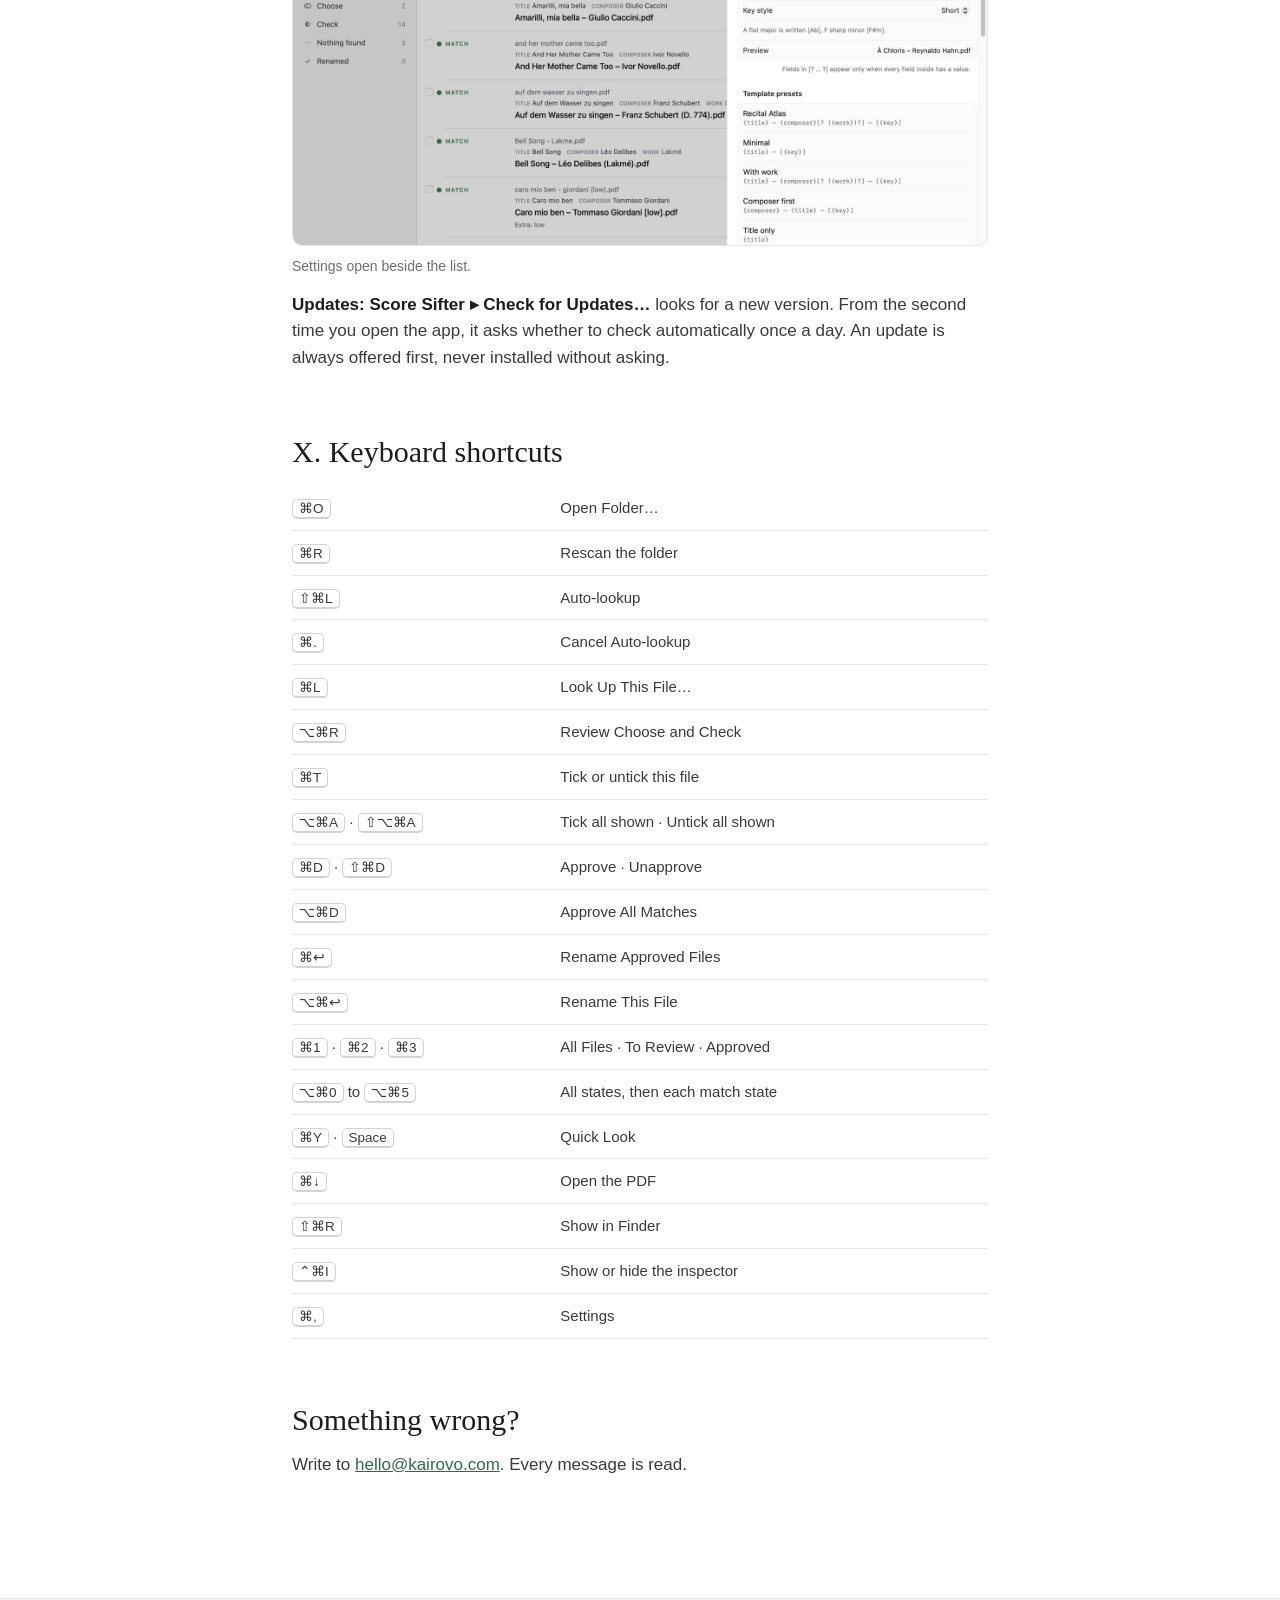
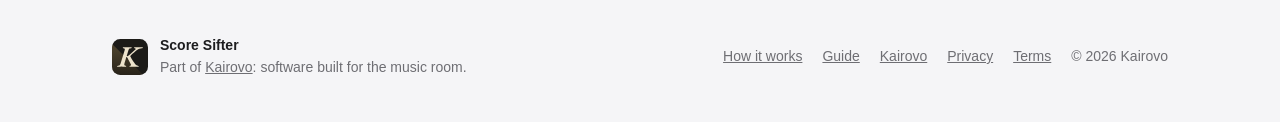
<file: scoresifter.com/guide.html>
<!doctype html>
<html lang="en-GB">
<head>
<meta charset="utf-8">
<meta name="viewport" content="width=device-width, initial-scale=1">
<title>Guide · Score Sifter</title>
<meta name="description" content="How to use Score Sifter 2.0 for Mac: open a folder, look your scores up, review, approve, rename, and undo.">
<link rel="icon" href="/favicon.ico" sizes="16x16 32x32 48x48">
<link rel="icon" href="/images/icon.svg" type="image/svg+xml">
<link rel="icon" href="/images/icon-32.png" type="image/png" sizes="32x32">
<link rel="apple-touch-icon" href="/images/icon-180.png">
<link rel="stylesheet" href="site.css">
</head>
<body>
<a class="skip" href="#main">Skip to the guide</a>
<header class="site-header">
<nav class="wrap" aria-label="Main">
<a class="brand" href="./"><img src="images/icon.svg" alt=""><b>Score Sifter</b><span>by Kairovo</span></a>
<div class="nav-links">
<a href="how-it-works" class="opt">How it works</a>
<a href="how-it-works">How it works</a>
<a href="guide" class="opt" aria-current="page">Guide</a>
<a href="./#faq" class="opt">Questions</a>
<a href="./#download" class="btn btn-accent">Get it free</a>
</div>
</nav>
</header>

<main id="main" class="doc narrow">
<p class="eyebrow">Score Sifter 2.0 for Mac</p>
<h1>The guide</h1>
<p class="updated">Everything the app does, in the order you’ll meet it.</p>

<ol class="toc" aria-label="Contents">
<li><a href="#start"><span class="p-no">I.</span><span>Getting started</span></a></li>
<li><a href="#window"><span class="p-no">II.</span><span>The window</span></a></li>
<li><a href="#lookup"><span class="p-no">III.</span><span>Auto-lookup and the four answers</span></a></li>
<li><a href="#review"><span class="p-no">IV.</span><span>Reviewing a file</span></a></li>
<li><a href="#rename"><span class="p-no">V.</span><span>Approving and renaming</span></a></li>
<li><a href="#undo"><span class="p-no">VI.</span><span>Undo</span></a></li>
<li><a href="#names"><span class="p-no">VII.</span><span>How files are named</span></a></li>
<li><a href="#forscore"><span class="p-no">VIII.</span><span>forScore</span></a></li>
<li><a href="#settings"><span class="p-no">IX.</span><span>Settings</span></a></li>
<li><a href="#keys"><span class="p-no">X.</span><span>Keyboard shortcuts</span></a></li>
</ol>

<h2 id="start">I. Getting started</h2>
<p><strong>What you need:</strong> a Mac with macOS 14 Sonoma or later, Apple silicon or Intel. Reading titles from page one with Apple Intelligence is optional, and needs macOS 26 on a Mac that has Apple Intelligence.</p>
<ol>
<li>Open the downloaded <code>ScoreSifter</code> disk image (the <code>.dmg</code> file) and drag <strong>Score Sifter</strong> into <strong>Applications</strong>.</li>
<li>Open it from Applications. It is signed and checked by Apple, so it opens without a warning.</li>
<li>Click <strong>Choose a folder…</strong> (or <strong>File ▸ Open Folder…</strong>, <kbd>⌘O</kbd>), or drop a folder on the window. Score Sifter only ever sees the folders you choose, and remembers the last one for next time.</li>
</ol>
<p>Score Sifter finds the PDFs in the folder (and its subfolders, unless you switch that off) and reads each filename. Nothing is changed.</p>
<p><strong>Before renaming a large library for the first time, keep a copy of it.</strong> Score Sifter never deletes a file and every rename can be undone, but a backup is always wise.</p>

<h2 id="window">II. The window</h2>
<p>On the left, the <strong>sidebar</strong> sorts your files two ways:</p>
<ul>
<li><strong>To Review</strong>, <strong>Approved</strong> and <strong>All Files</strong>: where each file is on its way to being renamed. <strong>Renamed</strong> lists the files Score Sifter has already renamed.</li>
<li><strong>Match state</strong>: what Score Sifter found for each file (section III). Click a state to see only those files.</li>
</ul>
<p>In the middle, the <strong>list</strong>: each file’s current name, its state, and the name it would get. On the right, the <strong>inspector</strong> (<kbd>⌃⌘I</kbd>) shows the selected file’s page one, its fields and its proposed name. Press <kbd>Space</kbd> to see the whole PDF in Quick Look, and double-click a file to review it from there.</p>
<figure class="shot"><img src="images/04-inspector-page-one.jpg" alt="Score Sifter’s window: the sidebar, the list of files with their states and proposed names, and the inspector showing page one of À Chloris with its fields" width="1600" height="1000" loading="lazy"><figcaption>The sidebar, the list, and the inspector with page one.</figcaption></figure>

<h2 id="lookup">III. Auto-lookup and the four answers</h2>
<p>Click <strong>Auto-lookup</strong> (<kbd>⇧⌘L</kbd>). Score Sifter checks every file against its catalogue of 54,180 pieces by 1,124 composers, built for singers: art song, opera and operetta, musical theatre, sacred music and folk song. The catalogue is inside the app. When a filename says nothing useful, it reads page one of the score.</p>
<p>With Apple Intelligence switched on (section IX), page one can also be read by Apple’s on-device model. What it reads is shown as a suggestion with <strong>Use this</strong>; nothing changes until you use it.</p>
<p>When the catalogue doesn’t know a piece, Score Sifter can ask <strong>MusicBrainz</strong> and <strong>Open Opus</strong>, sending only the title and composer. You can switch this off in Settings; those files then stay Nothing found. An answer found online is never a Match on its own: it is a Check, for you to look at.</p>
<p>Each file ends up in one of four states:</p>
<div class="table-scroll"><table>
<thead><tr><th>State</th><th>What it means</th><th>What to do</th></tr></thead>
<tbody>
<tr><td><strong>Match</strong></td><td>The catalogue knows this piece exactly.</td><td>Approve it.</td></tr>
<tr><td><strong>Choose</strong></td><td>More than one piece fits equally well: Schumann wrote two songs called Nachtlied.</td><td>Pick the right one.</td></tr>
<tr><td><strong>Check</strong></td><td>A likely answer that needs your eye: a near spelling, a title read from the page, a lookup online.</td><td>Look, then approve or correct it.</td></tr>
<tr><td><strong>Nothing found</strong></td><td>Score Sifter would rather leave a file alone than guess.</td><td>Fill in the fields yourself, or leave it as it is.</td></tr>
</tbody>
</table></div>
<p>A key is never taken from the catalogue: most singers’ copies aren’t in the original key, so the key in the new name is the one your filename gave.</p>

<h2 id="review">IV. Reviewing a file</h2>
<p>Select a file to see it in the inspector. You can change any field there (<strong>Title</strong>, <strong>Composer</strong>, <strong>Work</strong>, <strong>Part</strong>, <strong>Key</strong>, <strong>Tags</strong>) and the proposed name follows. <strong>Library ▸ Revert to Scanned Name</strong> undoes your edits, and <strong>Library ▸ Keep Current Name</strong> approves a name that is already right.</p>
<p>To go through the Choose and Check files one at a time, with page one beside each, use <strong>Library ▸ Review Choose and Check</strong> (<kbd>⌥⌘R</kbd>). In that view:</p>
<ul>
<li>pick a candidate for a Choose file, or fix a typo in the title and press <kbd>↩</kbd> to search the catalogue again;</li>
<li><kbd>S</kbd> skips a file for now, <kbd>L</kbd> leaves it alone, and <kbd>N</kbd> says nothing fits;</li>
<li><kbd>F</kbd> reports a catalogue error. The report is kept on your Mac;</li>
<li><kbd>Esc</kbd> goes back to the list. Your decisions so far are kept.</li>
</ul>
<p><strong>Your own notes stay.</strong> Anything in a filename Score Sifter doesn’t recognise (“IPA”, “low key”, “Ben’s version”) is kept in the new name, and the list shows it as <em>Extra</em> so you can keep it or take it out. A file with Extra text is never approved in bulk: you look at it first.</p>
<figure class="shot"><img src="images/05-picker.jpg" alt="The review screen for a Choose file: page one of Chanson triste beside three catalogue works with that title" width="1600" height="1000" loading="lazy"><figcaption>Reviewing a Choose file: page one beside the candidates, and the keys along the bottom.</figcaption></figure>
<p><strong>Look Up This File…</strong> (<kbd>⌘L</kbd>) asks again for one file, for example after you’ve corrected its title.</p>

<h2 id="rename">V. Approving and renaming</h2>
<ol>
<li><strong>Approve</strong> the files you’re happy with: tick them and click <strong>Approve</strong> (<kbd>⌘D</kbd>), or use <strong>Approve All Matches</strong> (<kbd>⌥⌘D</kbd>). Approved files move to <strong>Approved</strong>. Nothing is renamed yet.</li>
<li>In <strong>Approved</strong>, click <strong>Rename Approved Files</strong> (<kbd>⌘↩</kbd>).</li>
</ol>
<p>Score Sifter never renames over another file: if the name is taken, it adds “(2)”. Unless you switch it off, it also writes the title, composer, key and tags into each renamed PDF (section VIII). When it’s done, a summary shows what was renamed, what was skipped and why.</p>

<h2 id="undo">VI. Undo</h2>
<ul>
<li>Straight after renaming, <strong>Edit ▸ Undo</strong> (<kbd>⌘Z</kbd>) puts the names back, or click <strong>Undo all renames</strong> in the summary.</li>
<li>Later, even after quitting and reopening, use <strong>Library ▸ Undo Last Renames…</strong>. It asks first, then puts every file of the last batch back under its old name.</li>
</ul>
<p>Undo restores the names. The details written inside a PDF were added to the end of the file, and everything that was there before is untouched.</p>

<h2 id="names">VII. How files are named</h2>
<p>The new name comes from a <strong>template</strong> you can change in Settings. The standard one gives names like:</p>
<p><code>Widmung – Robert Schumann (Myrthen, Op. 25, No. 1) – [F].pdf</code></p>
<p>The template uses these fields: <code>{title}</code>, <code>{composer}</code>, <code>{lyricist}</code>, <code>{work}</code>, <code>{key}</code>, <code>{voice}</code> and <code>{tag}</code>. Anything in <code>[? … ?]</code> appears only when every field inside it has a value, so a piece with no work doesn’t get empty brackets. Settings has ready-made presets (Recital Atlas, Minimal, With work, Composer first, Title only), and you can save your own.</p>
<p><strong>Key style</strong> sets how keys are written:</p>
<div class="table-scroll"><table>
<thead><tr><th>Style</th><th>A flat major</th><th>F sharp minor</th></tr></thead>
<tbody>
<tr><td>Short</td><td><code>[Ab]</code></td><td><code>[F#m]</code></td></tr>
<tr><td>Spelled out</td><td><code>[Ab major]</code></td><td><code>[F# minor]</code></td></tr>
<tr><td>Classical (lower case is minor)</td><td><code>[Ab]</code></td><td><code>[f#]</code></td></tr>
<tr><td>With signs</td><td><code>[A♭]</code></td><td><code>[F♯m]</code></td></tr>
</tbody>
</table></div>
<p>Spelled out never adds a major or minor your filename didn’t state. Signs (♭ and ♯) in a filename can cause trouble with some cloud services.</p>

<h2 id="forscore">VIII. forScore</h2>
<p>Score Sifter writes the title, composer, key and tags into each renamed PDF, in the places forScore reads. Whatever the publisher already stored in the file is kept. A PDF that can’t be written safely (encrypted or damaged) is renamed and left as it was, and the summary says so.</p>
<ol>
<li>Rename your files with Score Sifter.</li>
<li>Import them into forScore.</li>
<li>Open a score’s details in forScore and use <strong>Fetch</strong>. forScore shows a tick box beside each field, so you choose what to take.</li>
</ol>
<p>Other PDF readers that read a PDF’s title and author see the same details.</p>

<h2 id="settings">IX. Settings</h2>
<p><strong>Score Sifter ▸ Settings…</strong> (<kbd>⌘,</kbd>) opens a panel beside the list.</p>
<ul>
<li><strong>Appearance:</strong> light, dark, or Auto (follows your Mac).</li>
<li><strong>Filename template</strong>, <strong>key style</strong> and <strong>template presets</strong>: section VII.</li>
<li><strong>Looking up online:</strong> <em>Look up unknown pieces online</em>, MusicBrainz and Open Opus, on by default. Off, nothing is sent anywhere.</li>
<li><strong>Scanning:</strong> <em>Include subfolders</em>, <em>Skip already formatted files</em> (files already named in your format), and <em>Hide already formatted files from list</em>.</li>
<li><strong>Reading the page:</strong> <em>Read page one when nothing is found (Apple Intelligence)</em>, on Macs that have it. It runs on your Mac. What it reads is never a Match on its own: you confirm it.</li>
<li><strong>Renaming:</strong> <em>Write metadata to PDF files (forScore compatible)</em>, on by default.</li>
</ul>
<figure class="shot"><img src="images/06-settings.jpg" alt="Score Sifter’s settings panel beside the list of files" width="1600" height="1000" loading="lazy"><figcaption>Settings open beside the list.</figcaption></figure>
<p><strong>Updates:</strong> <strong>Score Sifter ▸ Check for Updates…</strong> looks for a new version. From the second time you open the app, it asks whether to check automatically once a day. An update is always offered first, never installed without asking.</p>

<h2 id="keys">X. Keyboard shortcuts</h2>
<div class="table-scroll"><table>
<tbody>
<tr><td><kbd>⌘O</kbd></td><td>Open Folder…</td></tr>
<tr><td><kbd>⌘R</kbd></td><td>Rescan the folder</td></tr>
<tr><td><kbd>⇧⌘L</kbd></td><td>Auto-lookup</td></tr>
<tr><td><kbd>⌘.</kbd></td><td>Cancel Auto-lookup</td></tr>
<tr><td><kbd>⌘L</kbd></td><td>Look Up This File…</td></tr>
<tr><td><kbd>⌥⌘R</kbd></td><td>Review Choose and Check</td></tr>
<tr><td><kbd>⌘T</kbd></td><td>Tick or untick this file</td></tr>
<tr><td><kbd>⌥⌘A</kbd> · <kbd>⇧⌥⌘A</kbd></td><td>Tick all shown · Untick all shown</td></tr>
<tr><td><kbd>⌘D</kbd> · <kbd>⇧⌘D</kbd></td><td>Approve · Unapprove</td></tr>
<tr><td><kbd>⌥⌘D</kbd></td><td>Approve All Matches</td></tr>
<tr><td><kbd>⌘↩</kbd></td><td>Rename Approved Files</td></tr>
<tr><td><kbd>⌥⌘↩</kbd></td><td>Rename This File</td></tr>
<tr><td><kbd>⌘1</kbd> · <kbd>⌘2</kbd> · <kbd>⌘3</kbd></td><td>All Files · To Review · Approved</td></tr>
<tr><td><kbd>⌥⌘0</kbd> to <kbd>⌥⌘5</kbd></td><td>All states, then each match state</td></tr>
<tr><td><kbd>⌘Y</kbd> · <kbd>Space</kbd></td><td>Quick Look</td></tr>
<tr><td><kbd>⌘↓</kbd></td><td>Open the PDF</td></tr>
<tr><td><kbd>⇧⌘R</kbd></td><td>Show in Finder</td></tr>
<tr><td><kbd>⌃⌘I</kbd></td><td>Show or hide the inspector</td></tr>
<tr><td><kbd>⌘,</kbd></td><td>Settings</td></tr>
</tbody>
</table></div>

<h2 id="help">Something wrong?</h2>
<p>Write to <a href="mailto:hello@kairovo.com">hello@kairovo.com</a>. Every message is read.</p>
</main>

<footer class="site-footer">
<div class="wrap">
<div class="studio"><a href="https://kairovo.com" aria-label="Kairovo"><img src="images/kairovo-mark.svg" alt="" width="36" height="36"></a><div><p><b>Score Sifter</b></p><p>Part of <a href="https://kairovo.com">Kairovo</a>: software built for the music room.</p></div></div>
<nav aria-label="Footer">
<a href="how-it-works">How it works</a>
<a href="guide" aria-current="page">Guide</a>
<a href="https://kairovo.com">Kairovo</a>
<a href="privacy">Privacy</a>
<a href="terms">Terms</a>
<span>© 2026 Kairovo</span>
</nav>
</div>
</footer>
</body>
</html>
</file>
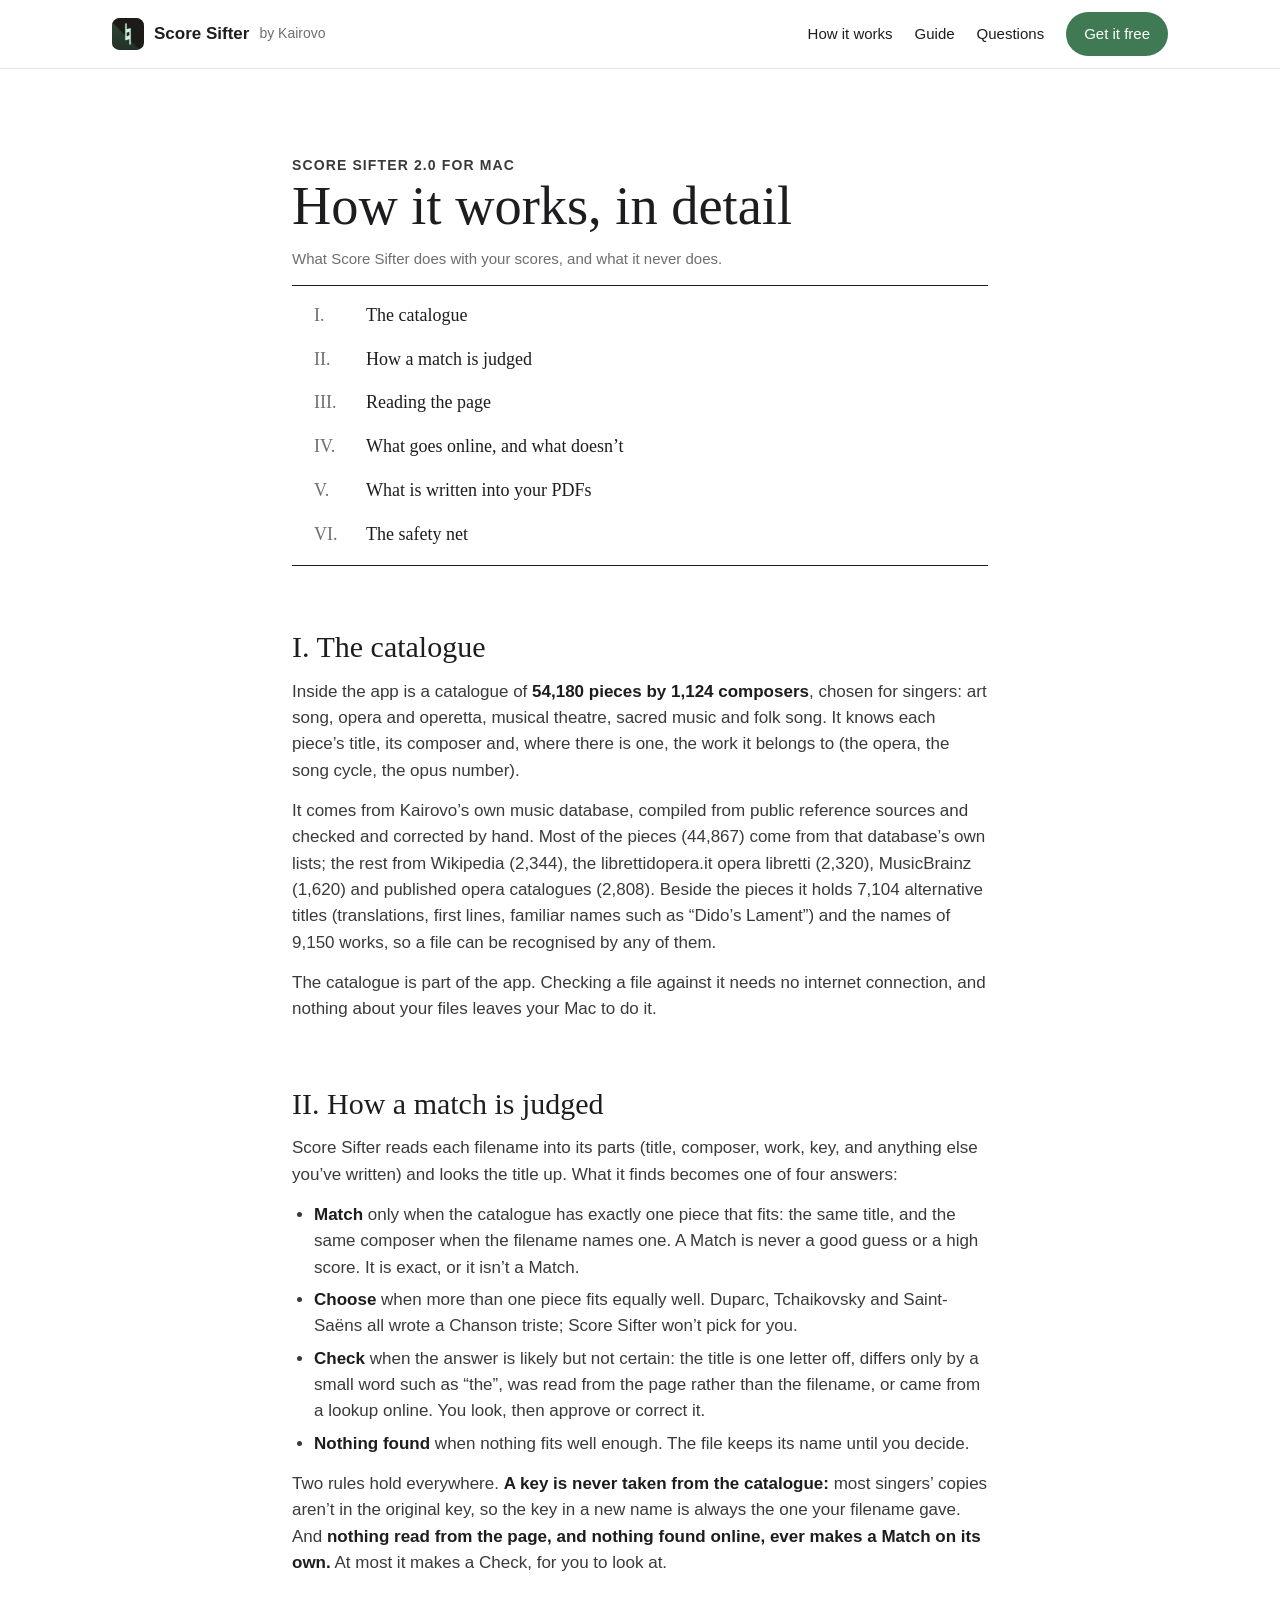
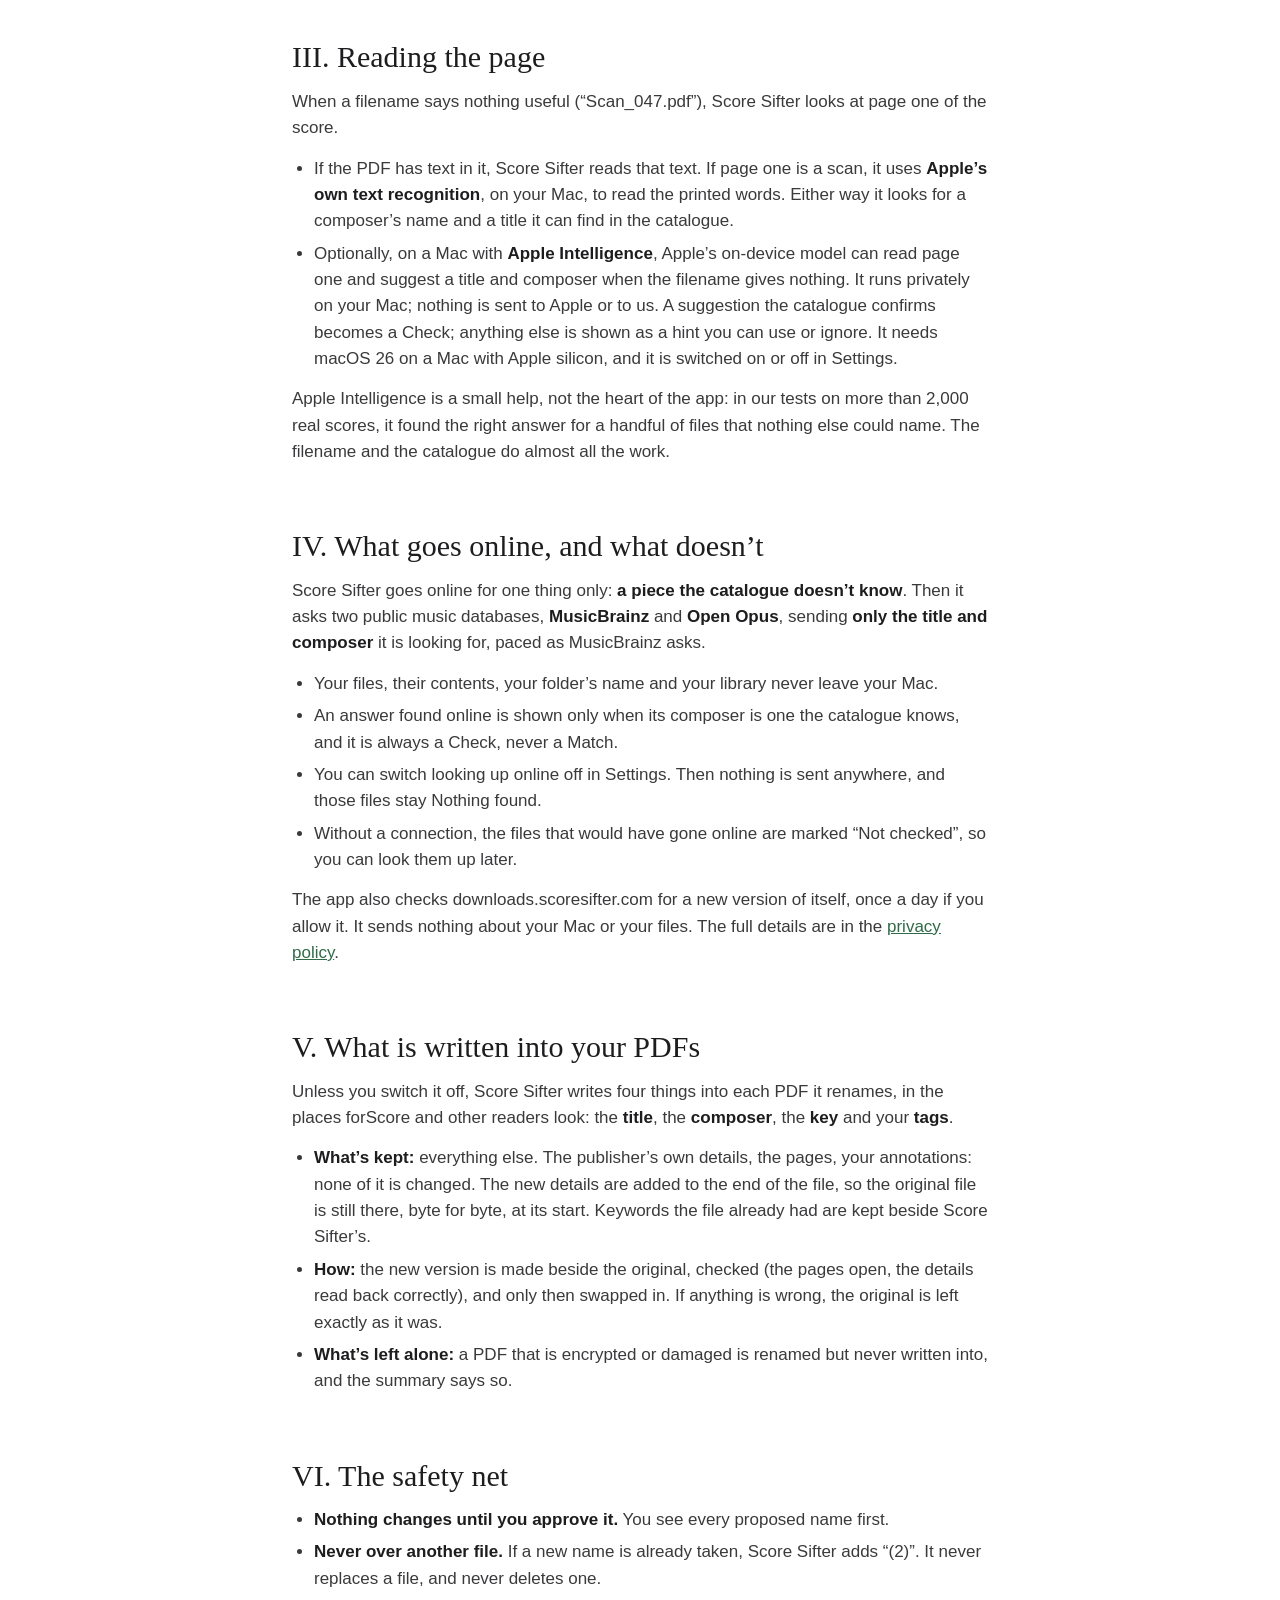
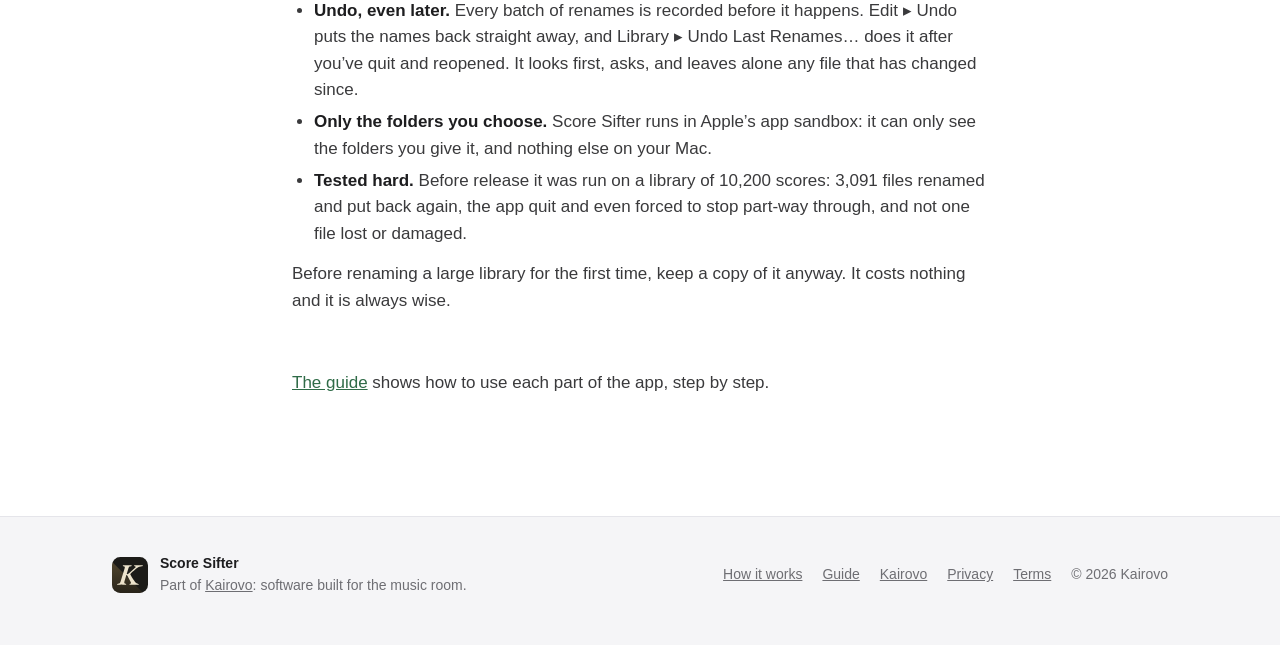
<file: scoresifter.com/how-it-works.html>
<!doctype html>
<html lang="en-GB">
<head>
<meta charset="utf-8">
<meta name="viewport" content="width=device-width, initial-scale=1">
<title>How it works · Score Sifter</title>
<meta name="description" content="How Score Sifter reads, matches and renames your sheet music: the catalogue, the four answers, reading the page, what goes online, what is written into your PDFs, and the safety net.">
<link rel="icon" href="/favicon.ico" sizes="16x16 32x32 48x48">
<link rel="icon" href="/images/icon.svg" type="image/svg+xml">
<link rel="icon" href="/images/icon-32.png" type="image/png" sizes="32x32">
<link rel="apple-touch-icon" href="/images/icon-180.png">
<link rel="stylesheet" href="site.css">
</head>
<body>
<a class="skip" href="#main">Skip to the page</a>
<header class="site-header">
<nav class="wrap" aria-label="Main">
<a class="brand" href="./"><img src="images/icon.svg" alt=""><b>Score Sifter</b><span>by Kairovo</span></a>
<div class="nav-links">
<a href="how-it-works" class="opt" aria-current="page">How it works</a>
<a href="guide" class="opt">Guide</a>
<a href="./#faq" class="opt">Questions</a>
<a href="./#download" class="btn btn-accent">Get it free</a>
</div>
</nav>
</header>

<main id="main" class="doc narrow">
<p class="eyebrow">Score Sifter 2.0 for Mac</p>
<h1>How it works, in detail</h1>
<p class="updated">What Score Sifter does with your scores, and what it never does.</p>

<ol class="toc" aria-label="Contents">
<li><a href="#catalogue"><span class="p-no">I.</span><span>The catalogue</span></a></li>
<li><a href="#judging"><span class="p-no">II.</span><span>How a match is judged</span></a></li>
<li><a href="#page"><span class="p-no">III.</span><span>Reading the page</span></a></li>
<li><a href="#online"><span class="p-no">IV.</span><span>What goes online, and what doesn’t</span></a></li>
<li><a href="#pdfs"><span class="p-no">V.</span><span>What is written into your PDFs</span></a></li>
<li><a href="#safety"><span class="p-no">VI.</span><span>The safety net</span></a></li>
</ol>

<h2 id="catalogue">I. The catalogue</h2>
<p>Inside the app is a catalogue of <strong>54,180 pieces by 1,124 composers</strong>, chosen for singers: art song, opera and operetta, musical theatre, sacred music and folk song. It knows each piece’s title, its composer and, where there is one, the work it belongs to (the opera, the song cycle, the opus number).</p>
<p>It comes from Kairovo’s own music database, compiled from public reference sources and checked and corrected by hand. Most of the pieces (44,867) come from that database’s own lists; the rest from Wikipedia (2,344), the librettidopera.it opera libretti (2,320), MusicBrainz (1,620) and published opera catalogues (2,808). Beside the pieces it holds 7,104 alternative titles (translations, first lines, familiar names such as “Dido’s Lament”) and the names of 9,150 works, so a file can be recognised by any of them.</p>
<p>The catalogue is part of the app. Checking a file against it needs no internet connection, and nothing about your files leaves your Mac to do it.</p>

<h2 id="judging">II. How a match is judged</h2>
<p>Score Sifter reads each filename into its parts (title, composer, work, key, and anything else you’ve written) and looks the title up. What it finds becomes one of four answers:</p>
<ul>
<li><strong>Match</strong> only when the catalogue has exactly one piece that fits: the same title, and the same composer when the filename names one. A Match is never a good guess or a high score. It is exact, or it isn’t a Match.</li>
<li><strong>Choose</strong> when more than one piece fits equally well. Duparc, Tchaikovsky and Saint-Saëns all wrote a Chanson triste; Score Sifter won’t pick for you.</li>
<li><strong>Check</strong> when the answer is likely but not certain: the title is one letter off, differs only by a small word such as “the”, was read from the page rather than the filename, or came from a lookup online. You look, then approve or correct it.</li>
<li><strong>Nothing found</strong> when nothing fits well enough. The file keeps its name until you decide.</li>
</ul>
<p>Two rules hold everywhere. <strong>A key is never taken from the catalogue:</strong> most singers’ copies aren’t in the original key, so the key in a new name is always the one your filename gave. And <strong>nothing read from the page, and nothing found online, ever makes a Match on its own.</strong> At most it makes a Check, for you to look at.</p>

<h2 id="page">III. Reading the page</h2>
<p>When a filename says nothing useful (“Scan_047.pdf”), Score Sifter looks at page one of the score.</p>
<ul>
<li>If the PDF has text in it, Score Sifter reads that text. If page one is a scan, it uses <strong>Apple’s own text recognition</strong>, on your Mac, to read the printed words. Either way it looks for a composer’s name and a title it can find in the catalogue.</li>
<li>Optionally, on a Mac with <strong>Apple Intelligence</strong>, Apple’s on-device model can read page one and suggest a title and composer when the filename gives nothing. It runs privately on your Mac; nothing is sent to Apple or to us. A suggestion the catalogue confirms becomes a Check; anything else is shown as a hint you can use or ignore. It needs macOS 26 on a Mac with Apple silicon, and it is switched on or off in Settings.</li>
</ul>
<p>Apple Intelligence is a small help, not the heart of the app: in our tests on more than 2,000 real scores, it found the right answer for a handful of files that nothing else could name. The filename and the catalogue do almost all the work.</p>

<h2 id="online">IV. What goes online, and what doesn’t</h2>
<p>Score Sifter goes online for one thing only: <strong>a piece the catalogue doesn’t know</strong>. Then it asks two public music databases, <strong>MusicBrainz</strong> and <strong>Open Opus</strong>, sending <strong>only the title and composer</strong> it is looking for, paced as MusicBrainz asks.</p>
<ul>
<li>Your files, their contents, your folder’s name and your library never leave your Mac.</li>
<li>An answer found online is shown only when its composer is one the catalogue knows, and it is always a Check, never a Match.</li>
<li>You can switch looking up online off in Settings. Then nothing is sent anywhere, and those files stay Nothing found.</li>
<li>Without a connection, the files that would have gone online are marked “Not checked”, so you can look them up later.</li>
</ul>
<p>The app also checks downloads.scoresifter.com for a new version of itself, once a day if you allow it. It sends nothing about your Mac or your files. The full details are in the <a href="privacy">privacy policy</a>.</p>

<h2 id="pdfs">V. What is written into your PDFs</h2>
<p>Unless you switch it off, Score Sifter writes four things into each PDF it renames, in the places forScore and other readers look: the <strong>title</strong>, the <strong>composer</strong>, the <strong>key</strong> and your <strong>tags</strong>.</p>
<ul>
<li><strong>What’s kept:</strong> everything else. The publisher’s own details, the pages, your annotations: none of it is changed. The new details are added to the end of the file, so the original file is still there, byte for byte, at its start. Keywords the file already had are kept beside Score Sifter’s.</li>
<li><strong>How:</strong> the new version is made beside the original, checked (the pages open, the details read back correctly), and only then swapped in. If anything is wrong, the original is left exactly as it was.</li>
<li><strong>What’s left alone:</strong> a PDF that is encrypted or damaged is renamed but never written into, and the summary says so.</li>
</ul>

<h2 id="safety">VI. The safety net</h2>
<ul>
<li><strong>Nothing changes until you approve it.</strong> You see every proposed name first.</li>
<li><strong>Never over another file.</strong> If a new name is already taken, Score Sifter adds “(2)”. It never replaces a file, and never deletes one.</li>
<li><strong>Undo, even later.</strong> Every batch of renames is recorded before it happens. Edit ▸ Undo puts the names back straight away, and Library ▸ Undo Last Renames… does it after you’ve quit and reopened. It looks first, asks, and leaves alone any file that has changed since.</li>
<li><strong>Only the folders you choose.</strong> Score Sifter runs in Apple’s app sandbox: it can only see the folders you give it, and nothing else on your Mac.</li>
<li><strong>Tested hard.</strong> Before release it was run on a library of 10,200 scores: 3,091 files renamed and put back again, the app quit and even forced to stop part-way through, and not one file lost or damaged.</li>
</ul>
<p>Before renaming a large library for the first time, keep a copy of it anyway. It costs nothing and it is always wise.</p>

<p style="margin-top:56px"><a href="guide">The guide</a> shows how to use each part of the app, step by step.</p>
</main>

<footer class="site-footer">
<div class="wrap">
<div class="studio"><a href="https://kairovo.com" aria-label="Kairovo"><img src="images/kairovo-mark.svg" alt="" width="36" height="36"></a><div><p><b>Score Sifter</b></p><p>Part of <a href="https://kairovo.com">Kairovo</a>: software built for the music room.</p></div></div>
<nav aria-label="Footer">
<a href="how-it-works" aria-current="page">How it works</a>
<a href="guide">Guide</a>
<a href="https://kairovo.com">Kairovo</a>
<a href="privacy">Privacy</a>
<a href="terms">Terms</a>
<span>© 2026 Kairovo</span>
</nav>
</div>
</footer>
</body>
</html>
</file>
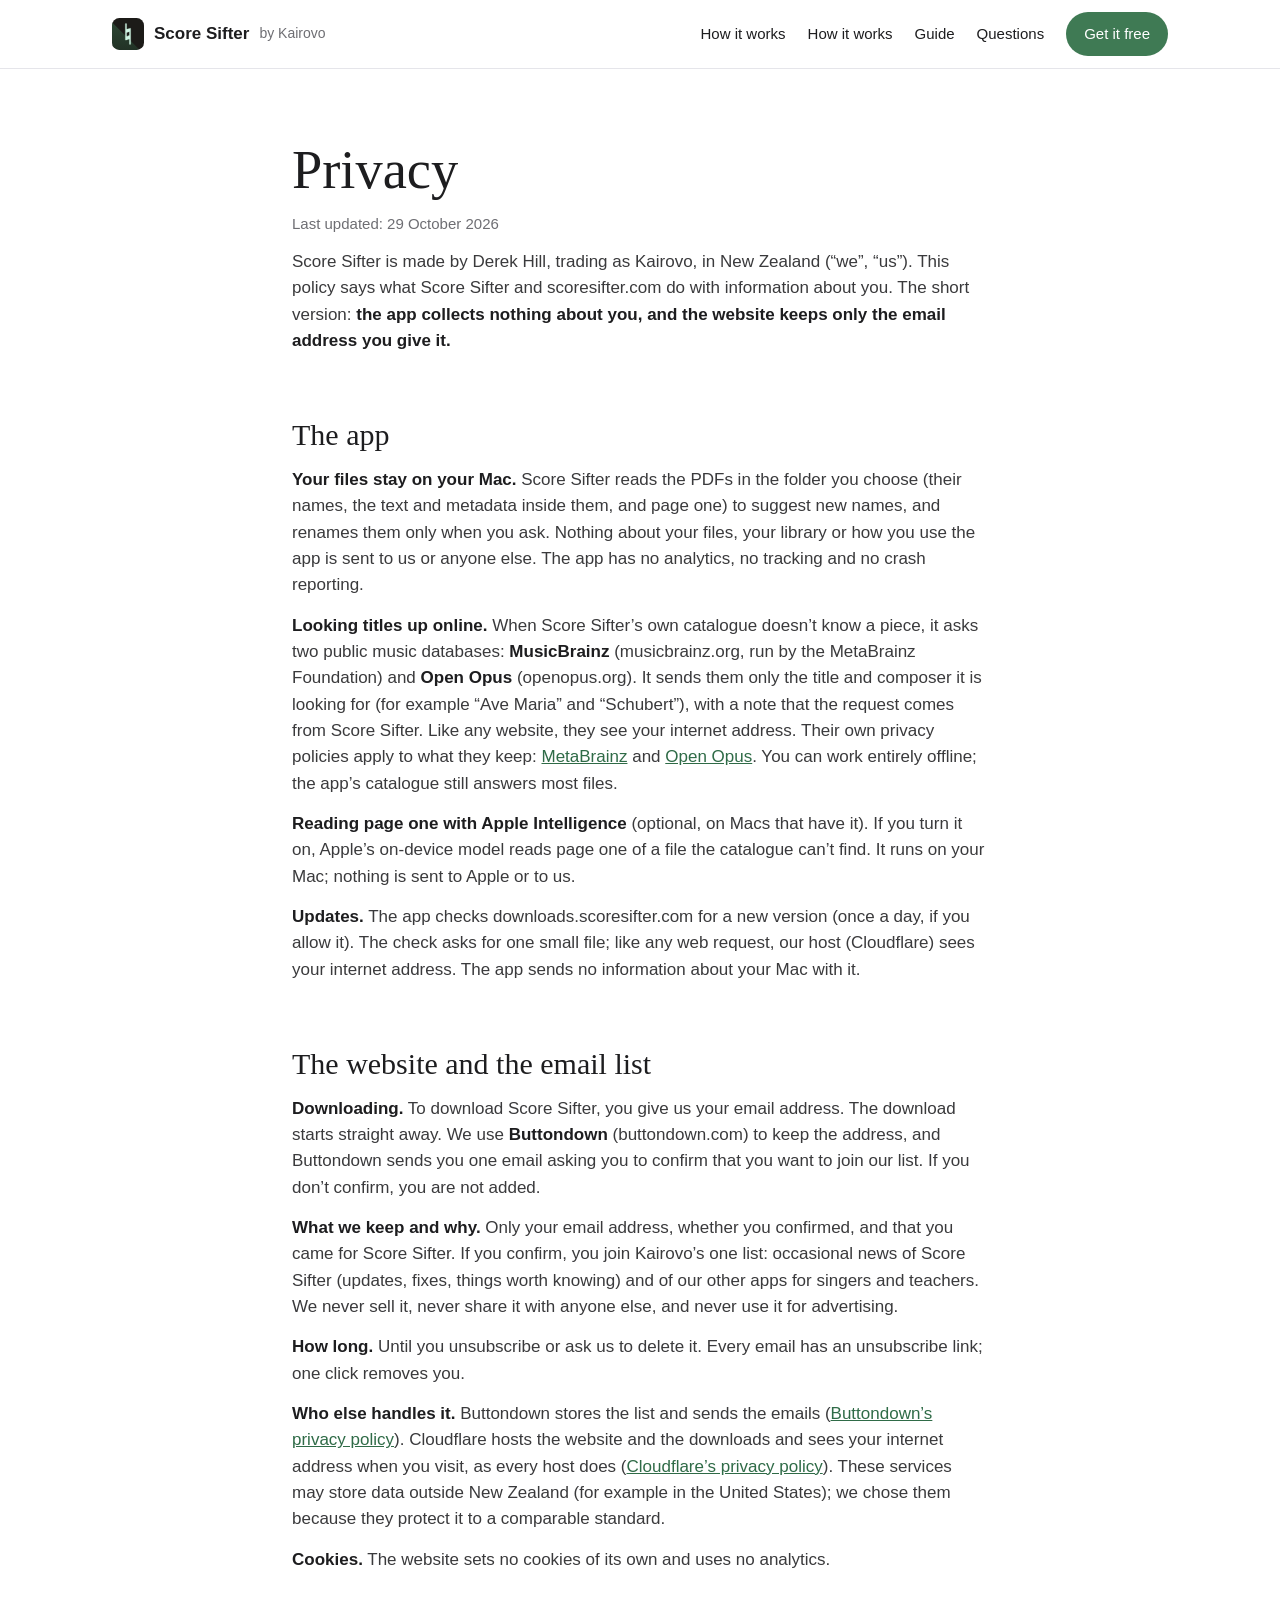
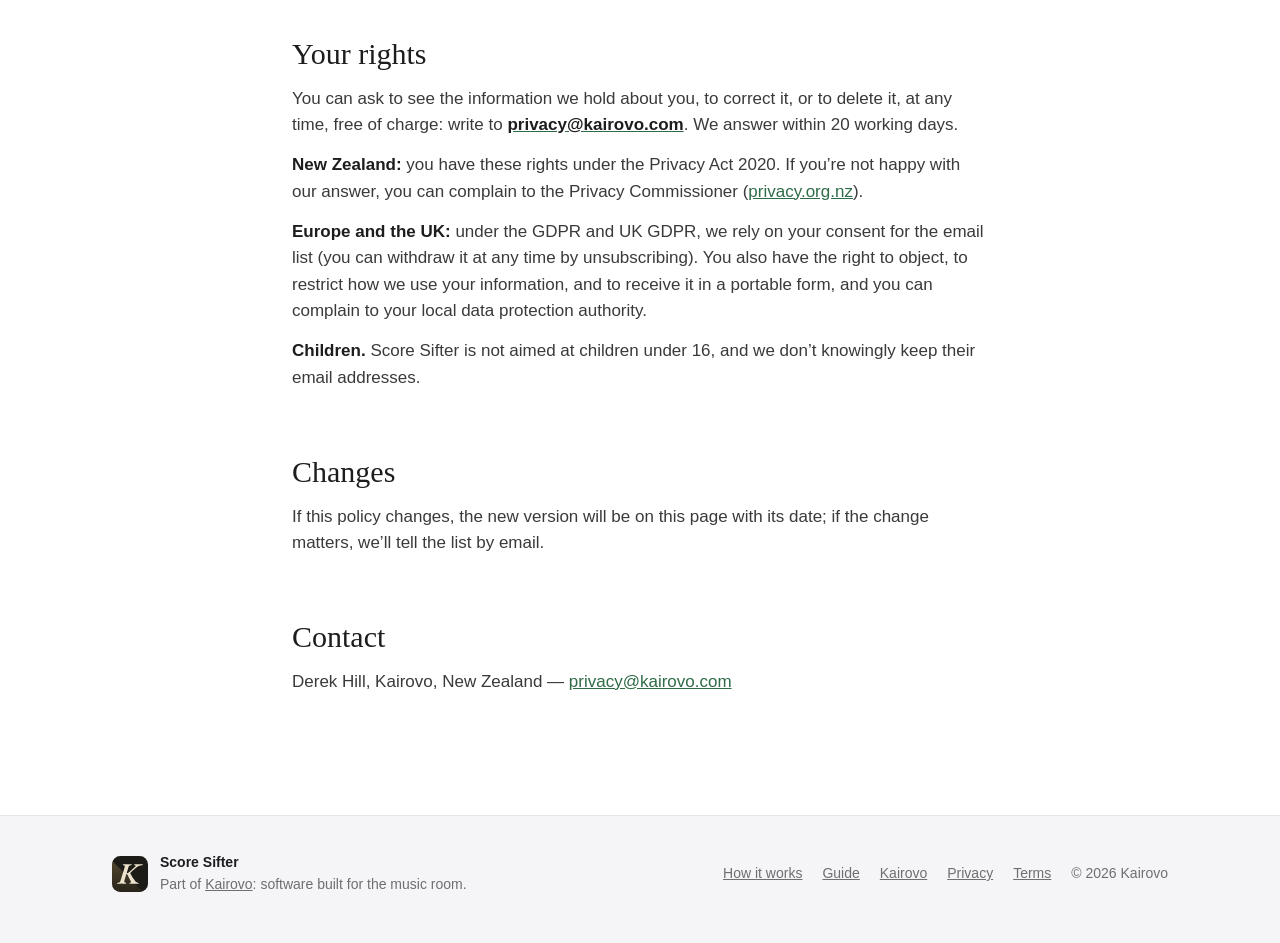
<file: scoresifter.com/privacy.html>
<!doctype html>
<html lang="en-GB">
<head>
<meta charset="utf-8">
<meta name="viewport" content="width=device-width, initial-scale=1">
<title>Privacy · Score Sifter</title>
<meta name="description" content="What Score Sifter and scoresifter.com do with information about you: the app collects nothing, and the website keeps only the email address you give it.">
<link rel="icon" href="/favicon.ico" sizes="16x16 32x32 48x48">
<link rel="icon" href="/images/icon.svg" type="image/svg+xml">
<link rel="icon" href="/images/icon-32.png" type="image/png" sizes="32x32">
<link rel="apple-touch-icon" href="/images/icon-180.png">
<link rel="stylesheet" href="site.css">
</head>
<body>
<a class="skip" href="#main">Skip to the page</a>
<header class="site-header">
<nav class="wrap" aria-label="Main">
<a class="brand" href="./"><img src="images/icon.svg" alt=""><b>Score Sifter</b><span>by Kairovo</span></a>
<div class="nav-links">
<a href="how-it-works" class="opt">How it works</a>
<a href="how-it-works">How it works</a>
<a href="guide" class="opt">Guide</a>
<a href="./#faq" class="opt">Questions</a>
<a href="./#download" class="btn btn-accent">Get it free</a>
</div>
</nav>
</header>

<main id="main" class="doc narrow">
<h1>Privacy</h1>
<p class="updated">Last updated: 29 October 2026</p>

<p>Score Sifter is made by Derek Hill, trading as Kairovo, in New Zealand (“we”, “us”). This policy says what Score Sifter and scoresifter.com do with information about you. The short version: <strong>the app collects nothing about you, and the website keeps only the email address you give it.</strong></p>

<h2>The app</h2>
<p><strong>Your files stay on your Mac.</strong> Score Sifter reads the PDFs in the folder you choose (their names, the text and metadata inside them, and page one) to suggest new names, and renames them only when you ask. Nothing about your files, your library or how you use the app is sent to us or anyone else. The app has no analytics, no tracking and no crash reporting.</p>
<p><strong>Looking titles up online.</strong> When Score Sifter’s own catalogue doesn’t know a piece, it asks two public music databases: <strong>MusicBrainz</strong> (musicbrainz.org, run by the MetaBrainz Foundation) and <strong>Open Opus</strong> (openopus.org). It sends them only the title and composer it is looking for (for example “Ave Maria” and “Schubert”), with a note that the request comes from Score Sifter. Like any website, they see your internet address. Their own privacy policies apply to what they keep: <a href="https://metabrainz.org/privacy">MetaBrainz</a> and <a href="https://openopus.org">Open Opus</a>. You can work entirely offline; the app’s catalogue still answers most files.</p>
<p><strong>Reading page one with Apple Intelligence</strong> (optional, on Macs that have it). If you turn it on, Apple’s on-device model reads page one of a file the catalogue can’t find. It runs on your Mac; nothing is sent to Apple or to us.</p>
<p><strong>Updates.</strong> The app checks downloads.scoresifter.com for a new version (once a day, if you allow it). The check asks for one small file; like any web request, our host (Cloudflare) sees your internet address. The app sends no information about your Mac with it.</p>

<h2>The website and the email list</h2>
<p><strong>Downloading.</strong> To download Score Sifter, you give us your email address. The download starts straight away. We use <strong>Buttondown</strong> (buttondown.com) to keep the address, and Buttondown sends you one email asking you to confirm that you want to join our list. If you don’t confirm, you are not added.</p>
<p><strong>What we keep and why.</strong> Only your email address, whether you confirmed, and that you came for Score Sifter. If you confirm, you join Kairovo’s one list: occasional news of Score Sifter (updates, fixes, things worth knowing) and of our other apps for singers and teachers. We never sell it, never share it with anyone else, and never use it for advertising.</p>
<p><strong>How long.</strong> Until you unsubscribe or ask us to delete it. Every email has an unsubscribe link; one click removes you.</p>
<p><strong>Who else handles it.</strong> Buttondown stores the list and sends the emails (<a href="https://buttondown.com/legal/privacy">Buttondown’s privacy policy</a>). Cloudflare hosts the website and the downloads and sees your internet address when you visit, as every host does (<a href="https://www.cloudflare.com/privacypolicy/">Cloudflare’s privacy policy</a>). These services may store data outside New Zealand (for example in the United States); we chose them because they protect it to a comparable standard.</p>
<p><strong>Cookies.</strong> The website sets no cookies of its own and uses no analytics.</p>

<h2>Your rights</h2>
<p>You can ask to see the information we hold about you, to correct it, or to delete it, at any time, free of charge: write to <a href="mailto:privacy@kairovo.com"><strong>privacy@kairovo.com</strong></a>. We answer within 20 working days.</p>
<p><strong>New Zealand:</strong> you have these rights under the Privacy Act 2020. If you’re not happy with our answer, you can complain to the Privacy Commissioner (<a href="https://privacy.org.nz">privacy.org.nz</a>).</p>
<p><strong>Europe and the UK:</strong> under the GDPR and UK GDPR, we rely on your consent for the email list (you can withdraw it at any time by unsubscribing). You also have the right to object, to restrict how we use your information, and to receive it in a portable form, and you can complain to your local data protection authority.</p>
<p><strong>Children.</strong> Score Sifter is not aimed at children under 16, and we don’t knowingly keep their email addresses.</p>

<h2>Changes</h2>
<p>If this policy changes, the new version will be on this page with its date; if the change matters, we’ll tell the list by email.</p>

<h2>Contact</h2>
<p>Derek Hill, Kairovo, New Zealand — <a href="mailto:privacy@kairovo.com">privacy@kairovo.com</a></p>
</main>

<footer class="site-footer">
<div class="wrap">
<div class="studio"><a href="https://kairovo.com" aria-label="Kairovo"><img src="images/kairovo-mark.svg" alt="" width="36" height="36"></a><div><p><b>Score Sifter</b></p><p>Part of <a href="https://kairovo.com">Kairovo</a>: software built for the music room.</p></div></div>
<nav aria-label="Footer">
<a href="how-it-works">How it works</a>
<a href="guide">Guide</a>
<a href="https://kairovo.com">Kairovo</a>
<a href="privacy" aria-current="page">Privacy</a>
<a href="terms">Terms</a>
<span>© 2026 Kairovo</span>
</nav>
</div>
</footer>
</body>
</html>
</file>
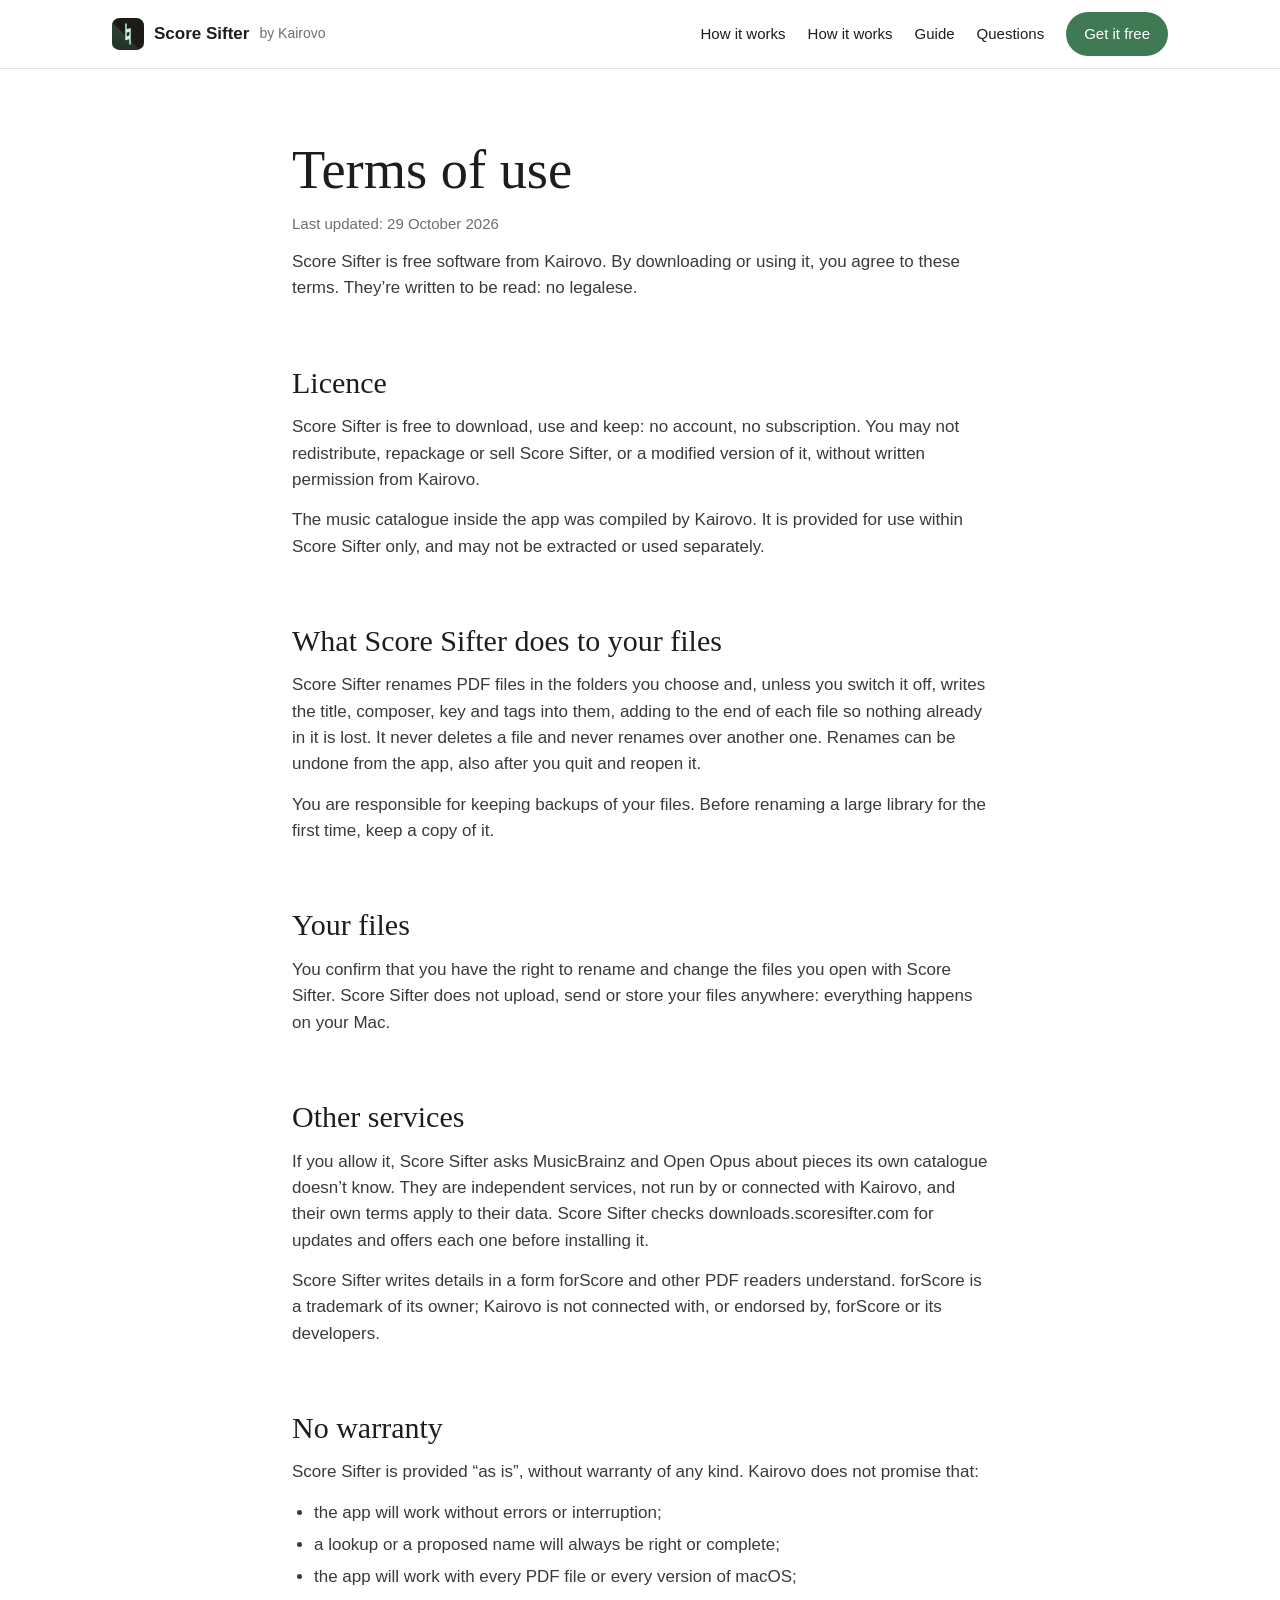
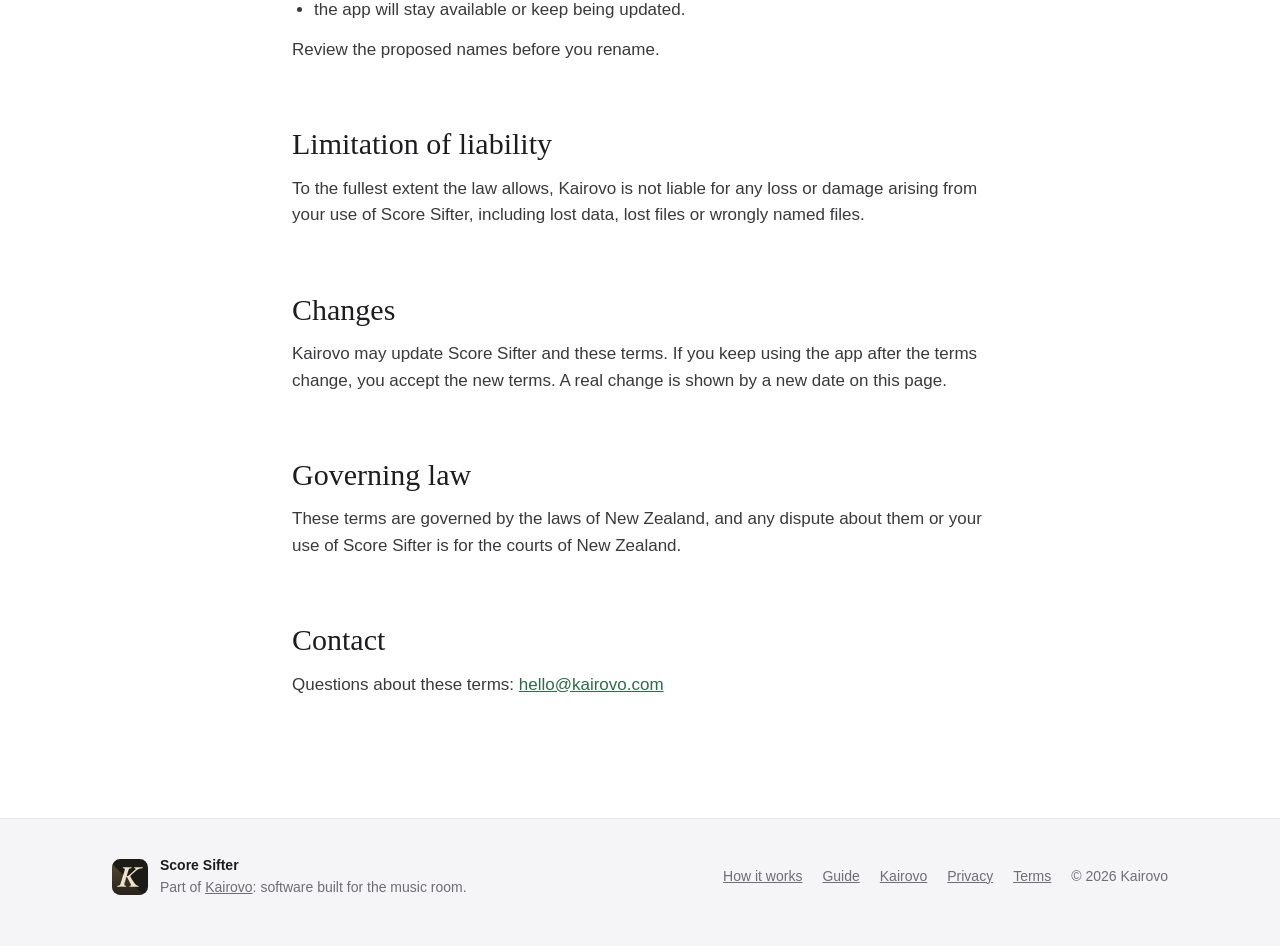
<file: scoresifter.com/terms.html>
<!doctype html>
<html lang="en-GB">
<head>
<meta charset="utf-8">
<meta name="viewport" content="width=device-width, initial-scale=1">
<title>Terms · Score Sifter</title>
<meta name="description" content="The terms of use for Score Sifter, the free Mac app from Kairovo, in plain English.">
<link rel="icon" href="/favicon.ico" sizes="16x16 32x32 48x48">
<link rel="icon" href="/images/icon.svg" type="image/svg+xml">
<link rel="icon" href="/images/icon-32.png" type="image/png" sizes="32x32">
<link rel="apple-touch-icon" href="/images/icon-180.png">
<link rel="stylesheet" href="site.css">
</head>
<body>
<a class="skip" href="#main">Skip to the page</a>
<header class="site-header">
<nav class="wrap" aria-label="Main">
<a class="brand" href="./"><img src="images/icon.svg" alt=""><b>Score Sifter</b><span>by Kairovo</span></a>
<div class="nav-links">
<a href="how-it-works" class="opt">How it works</a>
<a href="how-it-works">How it works</a>
<a href="guide" class="opt">Guide</a>
<a href="./#faq" class="opt">Questions</a>
<a href="./#download" class="btn btn-accent">Get it free</a>
</div>
</nav>
</header>

<main id="main" class="doc narrow">
<h1>Terms of use</h1>
<p class="updated">Last updated: 29 October 2026</p>

<p>Score Sifter is free software from Kairovo. By downloading or using it, you agree to these terms. They’re written to be read: no legalese.</p>

<h2>Licence</h2>
<p>Score Sifter is free to download, use and keep: no account, no subscription. You may not redistribute, repackage or sell Score Sifter, or a modified version of it, without written permission from Kairovo.</p>
<p>The music catalogue inside the app was compiled by Kairovo. It is provided for use within Score Sifter only, and may not be extracted or used separately.</p>

<h2>What Score Sifter does to your files</h2>
<p>Score Sifter renames PDF files in the folders you choose and, unless you switch it off, writes the title, composer, key and tags into them, adding to the end of each file so nothing already in it is lost. It never deletes a file and never renames over another one. Renames can be undone from the app, also after you quit and reopen it.</p>
<p>You are responsible for keeping backups of your files. Before renaming a large library for the first time, keep a copy of it.</p>

<h2>Your files</h2>
<p>You confirm that you have the right to rename and change the files you open with Score Sifter. Score Sifter does not upload, send or store your files anywhere: everything happens on your Mac.</p>

<h2>Other services</h2>
<p>If you allow it, Score Sifter asks MusicBrainz and Open Opus about pieces its own catalogue doesn’t know. They are independent services, not run by or connected with Kairovo, and their own terms apply to their data. Score Sifter checks downloads.scoresifter.com for updates and offers each one before installing it.</p>
<p>Score Sifter writes details in a form forScore and other PDF readers understand. forScore is a trademark of its owner; Kairovo is not connected with, or endorsed by, forScore or its developers.</p>

<h2>No warranty</h2>
<p>Score Sifter is provided “as is”, without warranty of any kind. Kairovo does not promise that:</p>
<ul>
<li>the app will work without errors or interruption;</li>
<li>a lookup or a proposed name will always be right or complete;</li>
<li>the app will work with every PDF file or every version of macOS;</li>
<li>the app will stay available or keep being updated.</li>
</ul>
<p>Review the proposed names before you rename.</p>

<h2>Limitation of liability</h2>
<p>To the fullest extent the law allows, Kairovo is not liable for any loss or damage arising from your use of Score Sifter, including lost data, lost files or wrongly named files.</p>

<h2>Changes</h2>
<p>Kairovo may update Score Sifter and these terms. If you keep using the app after the terms change, you accept the new terms. A real change is shown by a new date on this page.</p>

<h2>Governing law</h2>
<p>These terms are governed by the laws of New Zealand, and any dispute about them or your use of Score Sifter is for the courts of New Zealand.</p>

<h2>Contact</h2>
<p>Questions about these terms: <a href="mailto:hello@kairovo.com">hello@kairovo.com</a></p>
</main>

<footer class="site-footer">
<div class="wrap">
<div class="studio"><a href="https://kairovo.com" aria-label="Kairovo"><img src="images/kairovo-mark.svg" alt="" width="36" height="36"></a><div><p><b>Score Sifter</b></p><p>Part of <a href="https://kairovo.com">Kairovo</a>: software built for the music room.</p></div></div>
<nav aria-label="Footer">
<a href="how-it-works">How it works</a>
<a href="guide">Guide</a>
<a href="https://kairovo.com">Kairovo</a>
<a href="privacy">Privacy</a>
<a href="terms" aria-current="page">Terms</a>
<span>© 2026 Kairovo</span>
</nav>
</div>
</footer>
</body>
</html>
</file>
<file: kairovo.com/site.css>
/* kairovo.com — the 2026 design (Derek's approved canvas, artboard
   "kairovo.com home page"): white, Apple's system fonts (SF Pro for text,
   New York for display), the programme layout with hairline rules, and the
   studio's near-black. The same system as scoresifter.com; each site keeps
   its own copy, as each is deployed from its own folder. No build step. */

:root {
  --ink: #1D1D1F;
  --ink-2: #3A3A3C;
  --ink-3: #6E6E73;      /* 5.0:1 on white, 4.6:1 on --panel */
  --rule: #E5E5EA;
  --rule-strong: #D2D2D7;
  --panel: #F5F5F7;
  --accent: #1D1D1F;
  --accent-ink: #1D1D1F;
  --accent-deep: #000000;
  --text: -apple-system, BlinkMacSystemFont, "SF Pro Text", "Helvetica Neue", Helvetica, Arial, sans-serif;
  --display: ui-serif, "New York", "Iowan Old Style", Georgia, serif;
  color-scheme: light;
}

* { box-sizing: border-box; }
html { scroll-behavior: smooth; }
body {
  margin: 0; background: #FFFFFF; color: var(--ink);
  font-family: var(--text); font-size: 17px; line-height: 1.55;
  -webkit-font-smoothing: antialiased; text-rendering: optimizeLegibility;
}
img, video { max-width: 100%; height: auto; display: block; }
a { color: var(--accent-ink); }
a:hover { color: var(--accent-deep); }
:focus-visible { outline: 3px solid var(--accent); outline-offset: 2px; border-radius: 4px; }
.skip { position: absolute; left: -9999px; }
.skip:focus { left: 16px; top: 12px; background: #fff; padding: 8px 12px; z-index: 10; }

.wrap { max-width: 1120px; margin: 0 auto; padding: 0 32px; }
.narrow { max-width: 760px; margin: 0 auto; padding: 0 32px; }
@media (max-width: 600px) { .wrap, .narrow { padding: 0 16px; } }

/* Header */
.site-header { border-bottom: 1px solid var(--rule); background: rgba(255,255,255,0.92);
  position: sticky; top: 0; z-index: 5; -webkit-backdrop-filter: saturate(180%) blur(16px); backdrop-filter: saturate(180%) blur(16px); }
.site-header nav { display: flex; flex-wrap: wrap; align-items: center; justify-content: space-between; gap: 12px 16px; padding-top: 12px; padding-bottom: 12px; }
.brand { display: flex; align-items: center; gap: 10px; text-decoration: none; color: var(--ink); }
.brand:hover { color: var(--ink); }
.brand img { width: 32px; height: 32px; }
.brand b { font-weight: 600; font-size: 17px; }
.brand span { color: var(--ink-3); font-size: 14px; }
.nav-links { display: flex; flex-wrap: wrap; align-items: center; gap: 4px 22px; font-size: 15px; }
.nav-links a { color: var(--ink); text-decoration: none; padding: 6px 0; }
.nav-links a:hover { color: var(--accent-ink); }
@media (max-width: 760px) { .nav-links a.opt { display: none; } }

/* Buttons */
.btn { display: inline-flex; align-items: center; justify-content: center; min-height: 44px; padding: 10px 18px;
  border-radius: 980px; font: inherit; font-size: 15px; font-weight: 500; text-decoration: none; cursor: pointer; border: 0; }
.btn-accent { background: var(--accent); color: #FFFFFF; }
.btn-accent:hover { background: var(--accent-ink); color: #FFFFFF; }
.btn-line { border: 1px solid var(--rule-strong); color: var(--ink); background: #FFFFFF; }
.btn-line:hover { border-color: var(--ink-3); color: var(--ink); }
.btn-lg { min-height: 48px; padding: 14px 26px; font-size: 17px; }
.nav-links .btn-accent { color: #FFFFFF; padding: 10px 18px; }

/* Type */
.eyebrow { margin: 0 0 18px; font-size: 14px; font-weight: 600; letter-spacing: 0.08em; text-transform: uppercase; color: var(--accent); }
h1, h2, h3 { text-wrap: balance; }
.display { font-family: var(--display); font-weight: 500; }
.hero h1 { margin: 0; max-width: 820px; font-size: clamp(2.6rem, 5.6vw, 4.6rem); line-height: 1.04; letter-spacing: -0.015em; }
.lede { margin: 28px 0 0; max-width: 680px; font-size: 21px; line-height: 1.5; color: var(--ink-2); }
.muted { color: var(--ink-3); }
.small { font-size: 14px; }
.numeral { margin: 0 0 12px; font-family: var(--display); font-size: 18px; color: var(--ink-3); }
.section-title { margin: 0; font-family: var(--display); font-weight: 500; font-size: 40px; line-height: 1.1; }
@media (max-width: 600px) { .section-title { font-size: 32px; } .lede { font-size: 19px; } }
.body-copy { margin: 20px 0 0; max-width: 720px; color: var(--ink-2); }
.body-copy + .body-copy { margin-top: 16px; }

/* Sections */
.hero { padding-top: 88px; padding-bottom: 40px; }
@media (max-width: 600px) { .hero { padding-top: 56px; } }
.cta-row { margin-top: 36px; display: flex; flex-wrap: wrap; align-items: center; gap: 14px; }
.section { padding-top: 120px; }
@media (max-width: 600px) { .section { padding-top: 88px; } }
.split { display: flex; flex-wrap: wrap; gap: 40px 64px; align-items: center; }
.split > * { flex: 1 1 400px; min-width: 0; }
.split.top { align-items: flex-start; }

/* The interactive window */
.window-section { padding-top: 24px; }
.mac-window { border: 1px solid var(--rule-strong); border-radius: 14px; overflow: hidden; background: #FFFFFF;
  box-shadow: 0 1px 2px rgba(0,0,0,0.05), 0 24px 64px rgba(0,0,0,0.10); }
.titlebar { height: 44px; background: var(--panel); border-bottom: 1px solid var(--rule); display: flex; align-items: center; gap: 8px; padding: 0 16px; }
.light { width: 12px; height: 12px; border-radius: 50%; }
.light.r { background: #FF5F57; } .light.y { background: #FEBC2E; } .light.g { background: #28C840; }
.titlebar b { margin-left: 14px; font-size: 13px; font-weight: 600; }
.titlebar span.muted { font-size: 13px; }
.window-body { display: flex; flex-wrap: wrap; }
.sidebar { flex: 1 1 200px; max-width: 240px; background: var(--panel); border-right: 1px solid var(--rule); padding: 20px 16px; font-size: 14px; }
@media (max-width: 760px) { .sidebar { max-width: none; border-right: 0; border-bottom: 1px solid var(--rule); } }
.sidebar h4 { margin: 0 0 8px; font-size: 11px; font-weight: 600; letter-spacing: 0.08em; text-transform: uppercase; color: var(--ink-3); }
.sidebar h4 + div { margin-top: 0; }
.sidebar .gap { margin-top: 20px; }
.side-row { display: flex; justify-content: space-between; padding: 6px 8px; border-radius: 6px; }
.side-row.sel { background: #E8E8ED; }
.side-row span:last-child { color: var(--ink-3); font-variant-numeric: tabular-nums; }
.list-pane { flex: 999 1 560px; min-width: 0; padding: 20px 24px 8px; }
@media (max-width: 600px) { .list-pane { padding: 16px 16px 8px; } }
.list-head { display: flex; flex-wrap: wrap; align-items: center; justify-content: space-between; gap: 12px; padding-bottom: 14px; border-bottom: 1px solid var(--rule); }
.list-head p { margin: 0; }
.list-head .t { font-size: 22px; font-weight: 600; }
.list-head .s { font-size: 13px; color: var(--ink-3); }
.lookup-btn { font: inherit; font-size: 14px; font-weight: 500; padding: 10px 18px; min-height: 44px; border-radius: 8px;
  border: 0; background: var(--accent); color: #FFFFFF; cursor: pointer; }
.lookup-btn.again { background: #FFFFFF; color: var(--ink); border: 1px solid var(--rule-strong); }
.rows { list-style: none; margin: 0; padding: 0; }
.row { display: flex; flex-wrap: wrap; gap: 6px 20px; padding: 14px 0; border-bottom: 1px solid #F0F0F2; }
.row:last-child { border-bottom: 0; }
.state { flex: 0 0 140px; display: flex; align-items: center; gap: 8px; height: 22px; }
.state i { width: 10px; height: 10px; border-radius: 50%; flex: 0 0 auto; }
.state b { font-size: 11px; font-weight: 600; letter-spacing: 0.08em; text-transform: uppercase; }
.row .names { flex: 999 1 380px; min-width: 0; }
.row .names p { margin: 0; overflow-wrap: anywhere; }
.row .current { font-size: 14px; color: var(--ink-3); }
.row .notes { margin-top: 2px !important; font-size: 12px; color: var(--ink-3); }
.row .proposed { margin-top: 4px !important; font-size: 16px; font-weight: 600; }
.row .proposed.none { color: var(--ink-3); font-weight: 500; }
.window-caption { margin: 16px 0 0; font-size: 14px; color: var(--ink-3); text-align: center; }

/* The state marks, as the app draws them */
.m-match { background: var(--accent); }
.m-choose { border: 2px solid var(--accent); }
.m-check { border: 2px solid var(--ink-3); background: linear-gradient(90deg, var(--ink-3) 50%, transparent 50%); }
.m-nothing { height: 2px !important; border-radius: 0 !important; background: var(--ink-3); }
.m-notchecked { border: 1.5px solid #AEAEB2; }
.l-match { color: var(--accent); } .l-other { color: var(--ink); } .l-quiet { color: var(--ink-3); }

/* The programme */
.programme-title { margin: 0 0 6px; text-align: center; font-family: var(--display); font-weight: 500; font-size: 15px; letter-spacing: 0.3em; text-transform: uppercase; }
.programme-sub { margin: 0 0 28px; text-align: center; font-family: var(--display); font-style: italic; color: var(--ink-3); }
.programme { border-top: 1px solid var(--ink); border-bottom: 1px solid var(--ink); padding: 8px 0; font-family: var(--display); font-size: 18px; list-style: none; margin: 0; }
.programme a { display: flex; align-items: baseline; gap: 12px; padding: 10px 0; color: var(--ink); text-decoration: none; }
.programme a:hover .p-name { text-decoration: underline; text-underline-offset: 3px; }
.p-no { flex: 0 0 40px; color: var(--ink-3); }
.p-dots { flex: 1 1 24px; border-bottom: 1px dotted #A1A1A6; }
.p-what { font-style: italic; color: var(--ink-3); }
@media (max-width: 600px) { .programme { font-size: 16px; } .p-what { display: none; } }

/* Panels and lists */
.panel { background: var(--panel); border-radius: 12px; padding: 24px 28px; }
@media (max-width: 600px) { .panel { padding: 20px; } }
.filelist { font-size: 15px; color: var(--ink-2); }
.filelist p { margin: 0; padding: 7px 0; border-bottom: 1px solid var(--rule); overflow-wrap: anywhere; }
.filelist p:last-child { border-bottom: 0; }
.steps { margin-top: 40px; display: grid; grid-template-columns: repeat(auto-fit, minmax(230px, 1fr)); gap: 32px; }
.steps > div { border-top: 1px solid var(--ink); padding-top: 18px; }
.steps .n { margin: 0; font-size: 13px; font-weight: 600; color: var(--accent); }
.steps h3 { margin: 6px 0 0; font-size: 19px; font-weight: 600; }
.steps p { margin: 10px 0 0; font-size: 16px; color: var(--ink-2); }
.answers { display: flex; flex-direction: column; }
.answer { display: flex; flex-wrap: wrap; gap: 8px 20px; padding: 18px 0; border-top: 1px solid var(--rule); }
.answer:last-child { border-bottom: 1px solid var(--rule); }
.answer .state { flex: 0 0 150px; height: 26px; }
.answer .state b { font-size: 12px; }
.answer p { margin: 0; flex: 1 1 260px; color: var(--ink-2); }
.pullquote { margin: 0; align-self: center; font-family: var(--display); font-style: italic; font-size: 30px; line-height: 1.3; }
@media (max-width: 600px) { .pullquote { font-size: 24px; } }
.renames { margin-top: 36px; display: flex; flex-direction: column; gap: 14px; }
.rename { display: flex; flex-wrap: wrap; align-items: center; gap: 8px 20px; padding: 18px 22px; background: var(--panel); border-radius: 12px; }
.rename .from { flex: 1 1 260px; font-size: 15px; color: var(--ink-3); overflow-wrap: anywhere; }
.rename .arrow { color: var(--ink-3); }
.rename .to { flex: 2 1 360px; font-size: 16px; font-weight: 600; overflow-wrap: anywhere; }
.card { border: 1px solid var(--rule); border-radius: 12px; padding: 26px 28px; }
.fields { background: var(--panel); border-radius: 12px; padding: 8px 24px; }
.fields div { display: flex; gap: 16px; padding: 14px 0; border-bottom: 1px solid var(--rule); }
.fields div:last-child { border-bottom: 0; }
.fields span:first-child { flex: 0 0 110px; color: var(--ink-3); font-size: 15px; }
.fields span:last-child { font-weight: 500; }
.promises { margin: 36px 0 0; padding: 0; list-style: none; display: grid; grid-template-columns: repeat(auto-fit, minmax(300px, 1fr)); gap: 0 48px; }
.promises li { padding: 18px 0; border-top: 1px solid var(--rule); }
.shot { margin: 0; }
.shot img { border-radius: 10px; border: 1px solid var(--rule); }
.shot figcaption { margin-top: 10px; font-size: 14px; color: var(--ink-3); }
.letter { margin-top: 36px; font-family: var(--display); font-size: 20px; line-height: 1.65; }
.letter p { margin: 0; }
.letter p + p { margin-top: 20px; }
.signature { margin-top: 28px !important; font-style: italic; color: var(--ink-3); }

/* The download box */
.download { background: var(--panel); border-radius: 20px; padding: 56px 48px; display: flex; flex-wrap: wrap; gap: 48px 64px; }
@media (max-width: 600px) { .download { padding: 32px 20px; border-radius: 16px; } }
.download > div:first-child { flex: 1 1 420px; min-width: 0; }
.download > div:last-child { flex: 1 1 300px; min-width: 0; display: flex; flex-direction: column; gap: 24px; }
.download h2 { margin: 0; font-family: var(--display); font-weight: 500; font-size: 48px; line-height: 1.05; }
.signup { margin-top: 26px; display: flex; flex-direction: column; gap: 10px; max-width: 460px; }
.signup label { font-size: 14px; font-weight: 600; }
.signup .line { display: flex; flex-wrap: wrap; gap: 10px; }
.signup input[type=email] { flex: 1 1 220px; min-width: 0; font: inherit; font-size: 16px; padding: 12px 14px; min-height: 48px;
  border: 1px solid #C7C7CC; border-radius: 10px; background: #FFFFFF; color: var(--ink); }
.signup button { min-height: 48px; font-size: 16px; padding: 12px 22px; }
.fine { margin: 4px 0 0; font-size: 13px; color: var(--ink-3); }
.fine a { color: var(--ink-3); }
.facts h3 { margin: 0 0 8px; font-size: 13px; font-weight: 600; letter-spacing: 0.08em; text-transform: uppercase; color: var(--ink-3); }
.facts p { margin: 0; font-size: 16px; color: var(--ink-2); }

/* Questions */
.faq { border-top: 1px solid var(--rule); padding: 20px 0; }
.faq:last-of-type { border-bottom: 1px solid var(--rule); }
.faq h3 { margin: 0; font-size: 18px; font-weight: 600; }
.faq p { margin: 8px 0 0; color: var(--ink-2); }

/* Footer */
.site-footer { margin-top: 120px; border-top: 1px solid var(--rule); background: var(--panel); }
.site-footer .wrap { padding-top: 36px; padding-bottom: 48px; display: flex; flex-wrap: wrap; justify-content: space-between; gap: 24px; font-size: 14px; color: var(--ink-3); }
.site-footer p { margin: 0; }
.site-footer b { color: var(--ink); font-weight: 600; }
.site-footer nav { display: flex; flex-wrap: wrap; gap: 8px 20px; align-items: center; }
.site-footer a { color: var(--ink-3); }

/* Long-form pages: the guide, privacy, terms */
.doc { padding-top: 72px; }
.doc h1 { margin: 0; font-family: var(--display); font-weight: 500; font-size: clamp(2.2rem, 5vw, 3.4rem); line-height: 1.08; }
.doc .updated { margin: 12px 0 0; color: var(--ink-3); font-size: 15px; }
.doc h2 { margin: 64px 0 0; font-family: var(--display); font-weight: 500; font-size: 30px; line-height: 1.15; }
.doc h3 { margin: 32px 0 0; font-size: 19px; font-weight: 600; }
.doc p, .doc li { color: var(--ink-2); }
.doc p { margin: 14px 0 0; }
.doc ul, .doc ol { margin: 14px 0 0; padding-left: 22px; }
.doc li + li { margin-top: 6px; }
.doc strong { color: var(--ink); font-weight: 600; }
.doc kbd { font-family: var(--text); font-size: 0.9em; border: 1px solid var(--rule-strong); border-bottom-width: 2px; border-radius: 5px; padding: 1px 6px; background: #fff; }
.doc code { font-family: ui-monospace, "SF Mono", Menlo, monospace; font-size: 0.88em; background: var(--panel); border-radius: 5px; padding: 1px 5px; overflow-wrap: anywhere; }
.toc { margin-top: 36px; border-top: 1px solid var(--ink); border-bottom: 1px solid var(--ink); padding: 8px 0; list-style: none; font-family: var(--display); font-size: 18px; }
.toc li + li { margin: 0; }
.toc a { display: flex; gap: 12px; padding: 8px 0; color: var(--ink); text-decoration: none; }
.toc a:hover span:last-child { text-decoration: underline; text-underline-offset: 3px; }
.toc .p-no { flex-basis: 40px; }
.doc table { width: 100%; border-collapse: collapse; margin-top: 16px; font-size: 15px; }
.doc th, .doc td { text-align: left; padding: 10px 12px 10px 0; border-bottom: 1px solid var(--rule); vertical-align: top; color: var(--ink-2); }
.doc th { color: var(--ink); font-weight: 600; }
.table-scroll { overflow-x: auto; }
.doc .shot { margin-top: 24px; }

/* kairovo.com only */
.eyebrow.quiet { color: var(--ink-3); }
.hero h1.studio { max-width: 860px; font-size: clamp(2.6rem, 6vw, 5rem); line-height: 1.02; }
.apps { display: grid; grid-template-columns: repeat(auto-fit, minmax(240px, 1fr)); gap: 20px; }
.app-card { display: flex; flex-direction: column; gap: 14px; padding: 28px; border: 1px solid var(--rule); border-radius: 18px; text-decoration: none; color: var(--ink); background: #FFFFFF; }
.app-card:hover { border-color: var(--rule-strong); color: var(--ink); box-shadow: 0 8px 28px rgba(0,0,0,0.06); }
.app-card img { width: 64px; height: 64px; }
.app-card b { font-size: 21px; font-weight: 600; }
.app-card .what { font-size: 16px; color: var(--ink-2); flex: 1 1 auto; }
.app-card .status { font-size: 13px; font-weight: 600; letter-spacing: 0.04em; }
.principle { display: flex; gap: 16px; padding: 18px 0; border-bottom: 1px solid var(--rule); }
.principle:last-child { border-bottom: 0; }
.principle .p-no { flex: 0 0 40px; font-family: var(--display); font-size: 18px; }
.principle h3 { margin: 0; font-family: var(--display); font-weight: 400; font-size: 22px; }
.principle p { margin: 6px 0 0; color: var(--ink-2); }
.principles { border-top: 1px solid var(--ink); border-bottom: 1px solid var(--ink); padding: 8px 0; }
.letters { background: var(--panel); border-radius: 20px; padding: 56px 48px; display: flex; flex-wrap: wrap; gap: 32px 64px; align-items: flex-end; }
@media (max-width: 600px) { .letters { padding: 32px 20px; border-radius: 16px; } }
.letters > * { flex: 1 1 380px; min-width: 0; }
.letters h2 { margin: 0; font-family: var(--display); font-weight: 500; font-size: 40px; line-height: 1.1; }
.signup.dark button { background: var(--ink); color: #fff; }
.principle .note { margin-top: 10px; font-family: var(--display); font-size: 19px; line-height: 1.6; }
.principle .note p { margin: 0; color: var(--ink); }
.principle .note p + p { margin-top: 14px; }
.principle .note .signature { margin-top: 18px; font-style: italic; color: var(--ink-3); }
</file>
<file: scoresifter.com/site.css>
/* scoresifter.com — the 2026 design (Derek's approved canvas, artboard
   "Home page"): white, Apple's system fonts (SF Pro for text, New York for
   display), the recital-programme layout with hairline rules, and Score
   Sifter's green. One stylesheet for every page of the site; no build step. */

:root {
  --ink: #1D1D1F;
  --ink-2: #3A3A3C;
  --ink-3: #6E6E73;      /* 5.0:1 on white, 4.6:1 on --panel */
  --rule: #E5E5EA;
  --rule-strong: #D2D2D7;
  --panel: #F5F5F7;
  --accent: #3F7A54;     /* the app's green (D-21): 5.3:1 on white */
  --accent-ink: #2F6B47;
  --accent-deep: #1F4D32;
  --text: -apple-system, BlinkMacSystemFont, "SF Pro Text", "Helvetica Neue", Helvetica, Arial, sans-serif;
  --display: ui-serif, "New York", "Iowan Old Style", Georgia, serif;
  color-scheme: light;
}

* { box-sizing: border-box; }
html { scroll-behavior: smooth; }
body {
  margin: 0; background: #FFFFFF; color: var(--ink);
  font-family: var(--text); font-size: 17px; line-height: 1.55;
  -webkit-font-smoothing: antialiased; text-rendering: optimizeLegibility;
}
img, video { max-width: 100%; height: auto; display: block; }
a { color: var(--accent-ink); }
a:hover { color: var(--accent-deep); }
:focus-visible { outline: 3px solid var(--accent); outline-offset: 2px; border-radius: 4px; }
.skip { position: absolute; left: -9999px; }
.skip:focus { left: 16px; top: 12px; background: #fff; padding: 8px 12px; z-index: 10; }

.wrap { max-width: 1120px; margin: 0 auto; padding: 0 32px; }
.narrow { max-width: 760px; margin: 0 auto; padding: 0 32px; }
@media (max-width: 600px) { .wrap, .narrow { padding: 0 16px; } }

/* Header */
.site-header { border-bottom: 1px solid var(--rule); background: rgba(255,255,255,0.92);
  position: sticky; top: 0; z-index: 5; -webkit-backdrop-filter: saturate(180%) blur(16px); backdrop-filter: saturate(180%) blur(16px); }
.site-header nav { display: flex; flex-wrap: wrap; align-items: center; justify-content: space-between; gap: 12px 16px; padding-top: 12px; padding-bottom: 12px; }
.brand { display: flex; align-items: center; gap: 10px; text-decoration: none; color: var(--ink); }
.brand:hover { color: var(--ink); }
.brand img { width: 32px; height: 32px; }
.brand b { font-weight: 600; font-size: 17px; }
.brand span { color: var(--ink-3); font-size: 14px; }
.nav-links { display: flex; flex-wrap: wrap; align-items: center; gap: 4px 22px; font-size: 15px; }
.nav-links a { color: var(--ink); text-decoration: none; padding: 6px 0; }
.nav-links a:hover { color: var(--accent-ink); }
@media (max-width: 760px) { .nav-links a.opt { display: none; } }

/* Buttons */
.btn { display: inline-flex; align-items: center; justify-content: center; min-height: 44px; padding: 10px 18px;
  border-radius: 980px; font: inherit; font-size: 15px; font-weight: 500; text-decoration: none; cursor: pointer; border: 0; }
.btn-accent { background: var(--accent); color: #FFFFFF; }
.btn-accent:hover { background: var(--accent-ink); color: #FFFFFF; }
.btn-line { border: 1px solid var(--rule-strong); color: var(--ink); background: #FFFFFF; }
.btn-line:hover { border-color: var(--ink-3); color: var(--ink); }
.btn-lg { min-height: 48px; padding: 14px 26px; font-size: 17px; }
.nav-links .btn-accent { color: #FFFFFF; padding: 10px 18px; }

/* Type */
.eyebrow { margin: 0 0 18px; font-size: 14px; font-weight: 600; letter-spacing: 0.08em; text-transform: uppercase; color: var(--accent); }
h1, h2, h3 { text-wrap: balance; }
.display { font-family: var(--display); font-weight: 500; }
.hero h1 { margin: 0; max-width: 820px; font-size: clamp(2.6rem, 5.6vw, 4.6rem); line-height: 1.04; letter-spacing: -0.015em; }
.lede { margin: 28px 0 0; max-width: 680px; font-size: 21px; line-height: 1.5; color: var(--ink-2); }
.muted { color: var(--ink-3); }
.small { font-size: 14px; }
.numeral { margin: 0 0 12px; font-family: var(--display); font-size: 18px; color: var(--ink-3); }
.section-title { margin: 0; font-family: var(--display); font-weight: 500; font-size: 40px; line-height: 1.1; }
@media (max-width: 600px) { .section-title { font-size: 32px; } .lede { font-size: 19px; } }
.body-copy { margin: 20px 0 0; max-width: 720px; color: var(--ink-2); }
.body-copy + .body-copy { margin-top: 16px; }

/* Sections */
.hero { padding-top: 88px; padding-bottom: 40px; }
@media (max-width: 600px) { .hero { padding-top: 56px; } }
.cta-row { margin-top: 36px; display: flex; flex-wrap: wrap; align-items: center; gap: 14px; }
.section { padding-top: 120px; }
@media (max-width: 600px) { .section { padding-top: 88px; } }
.split { display: flex; flex-wrap: wrap; gap: 40px 64px; align-items: center; }
.split > * { flex: 1 1 400px; min-width: 0; }
.split.top { align-items: flex-start; }

/* The interactive window */
.window-section { padding-top: 24px; }
.mac-window { border: 1px solid var(--rule-strong); border-radius: 14px; overflow: hidden; background: #FFFFFF;
  box-shadow: 0 1px 2px rgba(0,0,0,0.05), 0 24px 64px rgba(0,0,0,0.10); }
.titlebar { height: 44px; background: var(--panel); border-bottom: 1px solid var(--rule); display: flex; align-items: center; gap: 8px; padding: 0 16px; }
.light { width: 12px; height: 12px; border-radius: 50%; }
.light.r { background: #FF5F57; } .light.y { background: #FEBC2E; } .light.g { background: #28C840; }
.titlebar b { margin-left: 14px; font-size: 13px; font-weight: 600; }
.titlebar span.muted { font-size: 13px; }
.window-body { display: flex; flex-wrap: wrap; }
.sidebar { flex: 1 1 200px; max-width: 240px; background: var(--panel); border-right: 1px solid var(--rule); padding: 20px 16px; font-size: 14px; }
@media (max-width: 760px) { .sidebar { max-width: none; border-right: 0; border-bottom: 1px solid var(--rule); } }
.sidebar h4 { margin: 0 0 8px; font-size: 11px; font-weight: 600; letter-spacing: 0.08em; text-transform: uppercase; color: var(--ink-3); }
.sidebar h4 + div { margin-top: 0; }
.sidebar .gap { margin-top: 20px; }
.side-row { display: flex; justify-content: space-between; padding: 6px 8px; border-radius: 6px; }
.side-row.sel { background: #E8E8ED; }
.side-row span:last-child { color: var(--ink-3); font-variant-numeric: tabular-nums; }
.list-pane { flex: 999 1 560px; min-width: 0; padding: 20px 24px 8px; }
@media (max-width: 600px) { .list-pane { padding: 16px 16px 8px; } }
.list-head { display: flex; flex-wrap: wrap; align-items: center; justify-content: space-between; gap: 12px; padding-bottom: 14px; border-bottom: 1px solid var(--rule); }
.list-head p { margin: 0; }
.list-head .t { font-size: 22px; font-weight: 600; }
.list-head .s { font-size: 13px; color: var(--ink-3); }
.lookup-btn { font: inherit; font-size: 14px; font-weight: 500; padding: 10px 18px; min-height: 44px; border-radius: 8px;
  border: 0; background: var(--accent); color: #FFFFFF; cursor: pointer;
  transition: background-color 0.15s, transform 0.1s; }
.lookup-btn:hover { background: var(--accent-ink); }
.lookup-btn:active { background: var(--accent-deep); transform: scale(0.97); }
.lookup-btn.again { background: #FFFFFF; color: var(--ink); border: 1px solid var(--rule-strong); }
.lookup-btn.again:hover { background: #F2F5F3; border-color: var(--accent); }
.lookup-btn.again:active { background: #E3ECE6; }
.lookup-btn.busy { cursor: progress; background: var(--accent-ink); transform: none; }
/* A gentle ring until the visitor first presses it. */
.lookup-btn.pulse { animation: lookup-ring 2.2s ease-out infinite; }
@keyframes lookup-ring {
  0% { box-shadow: 0 0 0 0 rgba(63, 122, 84, 0.45); }
  70%, 100% { box-shadow: 0 0 0 12px rgba(63, 122, 84, 0); }
}
.row.just { animation: row-settle 0.35s ease-out; }
@keyframes row-settle { from { background: #EEF5F0; } to { background: transparent; } }
.try-label { display: flex; align-items: center; justify-content: center; gap: 8px; margin: 0 0 14px;
  font-size: 14px; font-weight: 600; color: var(--accent-ink); }
.try-label b { font-weight: 700; }
.try-dot { width: 8px; height: 8px; border-radius: 50%; background: var(--accent); }
@media (prefers-reduced-motion: reduce) {
  .lookup-btn, .lookup-btn.pulse, .row.just { animation: none; transition: none; }
  .lookup-btn:active { transform: none; }
}
.rows { list-style: none; margin: 0; padding: 0; }
.row { display: flex; flex-wrap: wrap; gap: 6px 20px; padding: 14px 0; border-bottom: 1px solid #F0F0F2; }
.row:last-child { border-bottom: 0; }
.state { flex: 0 0 140px; display: flex; align-items: center; gap: 8px; height: 22px; }
.state i { width: 10px; height: 10px; border-radius: 50%; flex: 0 0 auto; }
.state b { font-size: 11px; font-weight: 600; letter-spacing: 0.08em; text-transform: uppercase; }
.row .names { flex: 999 1 380px; min-width: 0; }
.row .names p { margin: 0; overflow-wrap: anywhere; }
.row .current { font-size: 14px; color: var(--ink-3); }
.row .notes { margin-top: 2px !important; font-size: 12px; color: var(--ink-3); }
.row .proposed { margin-top: 4px !important; font-size: 16px; font-weight: 600; }
.row .proposed.none { color: var(--ink-3); font-weight: 500; }
.window-caption { margin: 16px 0 0; font-size: 14px; color: var(--ink-3); text-align: center; }

/* The state marks, as the app draws them */
.m-match { background: var(--accent); }
.m-choose { border: 2px solid var(--accent); }
.m-check { border: 2px solid var(--ink-3); background: linear-gradient(90deg, var(--ink-3) 50%, transparent 50%); }
.m-nothing { height: 2px !important; border-radius: 0 !important; background: var(--ink-3); }
.m-notchecked { border: 1.5px solid #AEAEB2; }
.l-match { color: var(--accent); } .l-other { color: var(--ink); } .l-quiet { color: var(--ink-3); }

/* The programme */
.programme-title { margin: 0 0 6px; text-align: center; font-family: var(--display); font-weight: 500; font-size: 15px; letter-spacing: 0.3em; text-transform: uppercase; }
.programme-sub { margin: 0 0 28px; text-align: center; font-family: var(--display); font-style: italic; color: var(--ink-3); }
.programme { border-top: 1px solid var(--ink); border-bottom: 1px solid var(--ink); padding: 8px 0; font-family: var(--display); font-size: 18px; list-style: none; margin: 0; }
.programme a { display: flex; align-items: baseline; gap: 12px; padding: 10px 0; color: var(--ink); text-decoration: none; }
.programme a:hover .p-name { text-decoration: underline; text-underline-offset: 3px; }
.p-no { flex: 0 0 40px; color: var(--ink-3); }
.p-dots { flex: 1 1 24px; border-bottom: 1px dotted #A1A1A6; }
.p-what { font-style: italic; color: var(--ink-3); }
@media (max-width: 600px) { .programme { font-size: 16px; } .p-what { display: none; } }

/* Panels and lists */
.panel { background: var(--panel); border-radius: 12px; padding: 24px 28px; }
@media (max-width: 600px) { .panel { padding: 20px; } }
.filelist { font-size: 15px; color: var(--ink-2); }
.filelist p { margin: 0; padding: 7px 0; border-bottom: 1px solid var(--rule); overflow-wrap: anywhere; }
.filelist p:last-child { border-bottom: 0; }
.steps { margin-top: 40px; display: grid; grid-template-columns: repeat(auto-fit, minmax(230px, 1fr)); gap: 32px; }
.steps > div { border-top: 1px solid var(--ink); padding-top: 18px; }
.steps .n { margin: 0; font-size: 13px; font-weight: 600; color: var(--accent); }
.steps h3 { margin: 6px 0 0; font-size: 19px; font-weight: 600; }
.steps p { margin: 10px 0 0; font-size: 16px; color: var(--ink-2); }
.answers { display: flex; flex-direction: column; }
.answer { display: flex; flex-wrap: wrap; gap: 8px 20px; padding: 18px 0; border-top: 1px solid var(--rule); }
.answer:last-child { border-bottom: 1px solid var(--rule); }
.answer .state { flex: 0 0 150px; height: 26px; }
.answer .state b { font-size: 12px; }
.answer p { margin: 0; flex: 1 1 260px; color: var(--ink-2); }
.pullquote { margin: 0; align-self: center; font-family: var(--display); font-style: italic; font-size: 30px; line-height: 1.3; }
@media (max-width: 600px) { .pullquote { font-size: 24px; } }
.renames { margin-top: 36px; display: flex; flex-direction: column; gap: 14px; }
.rename { display: flex; flex-wrap: wrap; align-items: center; gap: 8px 20px; padding: 18px 22px; background: var(--panel); border-radius: 12px; }
.rename .from { flex: 1 1 260px; font-size: 15px; color: var(--ink-3); overflow-wrap: anywhere; }
.rename .arrow { color: var(--ink-3); }
.rename .to { flex: 2 1 360px; font-size: 16px; font-weight: 600; overflow-wrap: anywhere; }
.card { border: 1px solid var(--rule); border-radius: 12px; padding: 26px 28px; }
.fields { background: var(--panel); border-radius: 12px; padding: 8px 24px; }
.fields div { display: flex; gap: 16px; padding: 14px 0; border-bottom: 1px solid var(--rule); }
.fields div:last-child { border-bottom: 0; }
.fields span:first-child { flex: 0 0 110px; color: var(--ink-3); font-size: 15px; }
.fields span:last-child { font-weight: 500; }
.promises { margin: 36px 0 0; padding: 0; list-style: none; display: grid; grid-template-columns: repeat(auto-fit, minmax(300px, 1fr)); gap: 0 48px; }
.promises li { padding: 18px 0; border-top: 1px solid var(--rule); }
.shot { margin: 0; }
.shot img { border-radius: 10px; border: 1px solid var(--rule); }
.shot figcaption { margin-top: 10px; font-size: 14px; color: var(--ink-3); }
.letter { margin-top: 36px; font-family: var(--display); font-size: 20px; line-height: 1.65; }
.letter p { margin: 0; }
.letter p + p { margin-top: 20px; }
.signature { margin-top: 28px !important; font-style: italic; color: var(--ink-3); }

/* The download box */
.download { background: var(--panel); border-radius: 20px; padding: 56px 48px; display: flex; flex-wrap: wrap; gap: 48px 64px; }
@media (max-width: 600px) { .download { padding: 32px 20px; border-radius: 16px; } }
.download > div:first-child { flex: 1 1 420px; min-width: 0; }
.download > div:last-child { flex: 1 1 300px; min-width: 0; display: flex; flex-direction: column; gap: 24px; }
.download h2 { margin: 0; font-family: var(--display); font-weight: 500; font-size: 48px; line-height: 1.05; }
.signup { margin-top: 26px; display: flex; flex-direction: column; gap: 10px; max-width: 460px; }
.signup label { font-size: 14px; font-weight: 600; }
.signup .line { display: flex; flex-wrap: wrap; gap: 10px; }
.signup input[type=email] { flex: 1 1 220px; min-width: 0; font: inherit; font-size: 16px; padding: 12px 14px; min-height: 48px;
  border: 1px solid #C7C7CC; border-radius: 10px; background: #FFFFFF; color: var(--ink); }
.signup button { min-height: 48px; font-size: 16px; padding: 12px 22px; }
.fine { margin: 4px 0 0; font-size: 13px; color: var(--ink-3); }
.fine a { color: var(--ink-3); }
.facts h3 { margin: 0 0 8px; font-size: 13px; font-weight: 600; letter-spacing: 0.08em; text-transform: uppercase; color: var(--ink-3); }
.facts p { margin: 0; font-size: 16px; color: var(--ink-2); }

/* Questions */
.faq { border-top: 1px solid var(--rule); padding: 20px 0; }
.faq:last-of-type { border-bottom: 1px solid var(--rule); }
.faq h3 { margin: 0; font-size: 18px; font-weight: 600; }
.faq p { margin: 8px 0 0; color: var(--ink-2); }

/* Footer */
.site-footer { margin-top: 120px; border-top: 1px solid var(--rule); background: var(--panel); }
.site-footer .wrap { padding-top: 36px; padding-bottom: 48px; display: flex; flex-wrap: wrap; justify-content: space-between; gap: 24px; font-size: 14px; color: var(--ink-3); }
.site-footer p { margin: 0; }
.site-footer b { color: var(--ink); font-weight: 600; }
.site-footer nav { display: flex; flex-wrap: wrap; gap: 8px 20px; align-items: center; }
.site-footer a { color: var(--ink-3); }
.site-footer .studio { display: flex; align-items: center; gap: 12px; }
.site-footer .studio img { display: block; }

/* Long-form pages: the guide, privacy, terms */
.doc { padding-top: 72px; }
.doc h1 { margin: 0; font-family: var(--display); font-weight: 500; font-size: clamp(2.2rem, 5vw, 3.4rem); line-height: 1.08; }
.doc .updated { margin: 12px 0 0; color: var(--ink-3); font-size: 15px; }
.doc h2 { margin: 64px 0 0; font-family: var(--display); font-weight: 500; font-size: 30px; line-height: 1.15; }
.doc h3 { margin: 32px 0 0; font-size: 19px; font-weight: 600; }
.doc p, .doc li { color: var(--ink-2); }
.doc p { margin: 14px 0 0; }
.doc ul, .doc ol { margin: 14px 0 0; padding-left: 22px; }
.doc li + li { margin-top: 6px; }
.doc strong { color: var(--ink); font-weight: 600; }
.doc kbd { font-family: var(--text); font-size: 0.9em; border: 1px solid var(--rule-strong); border-bottom-width: 2px; border-radius: 5px; padding: 1px 6px; background: #fff; }
.doc code { font-family: ui-monospace, "SF Mono", Menlo, monospace; font-size: 0.88em; background: var(--panel); border-radius: 5px; padding: 1px 5px; overflow-wrap: anywhere; }
.toc { margin-top: 36px; border-top: 1px solid var(--ink); border-bottom: 1px solid var(--ink); padding: 8px 0; list-style: none; font-family: var(--display); font-size: 18px; }
.toc li + li { margin: 0; }
.toc a { display: flex; gap: 12px; padding: 8px 0; color: var(--ink); text-decoration: none; }
.toc a:hover span:last-child { text-decoration: underline; text-underline-offset: 3px; }
.toc .p-no { flex-basis: 40px; }
.doc table { width: 100%; border-collapse: collapse; margin-top: 16px; font-size: 15px; }
.doc th, .doc td { text-align: left; padding: 10px 12px 10px 0; border-bottom: 1px solid var(--rule); vertical-align: top; color: var(--ink-2); }
.doc th { color: var(--ink); font-weight: 600; }
.table-scroll { overflow-x: auto; }
.doc .shot { margin-top: 24px; }
</file>
